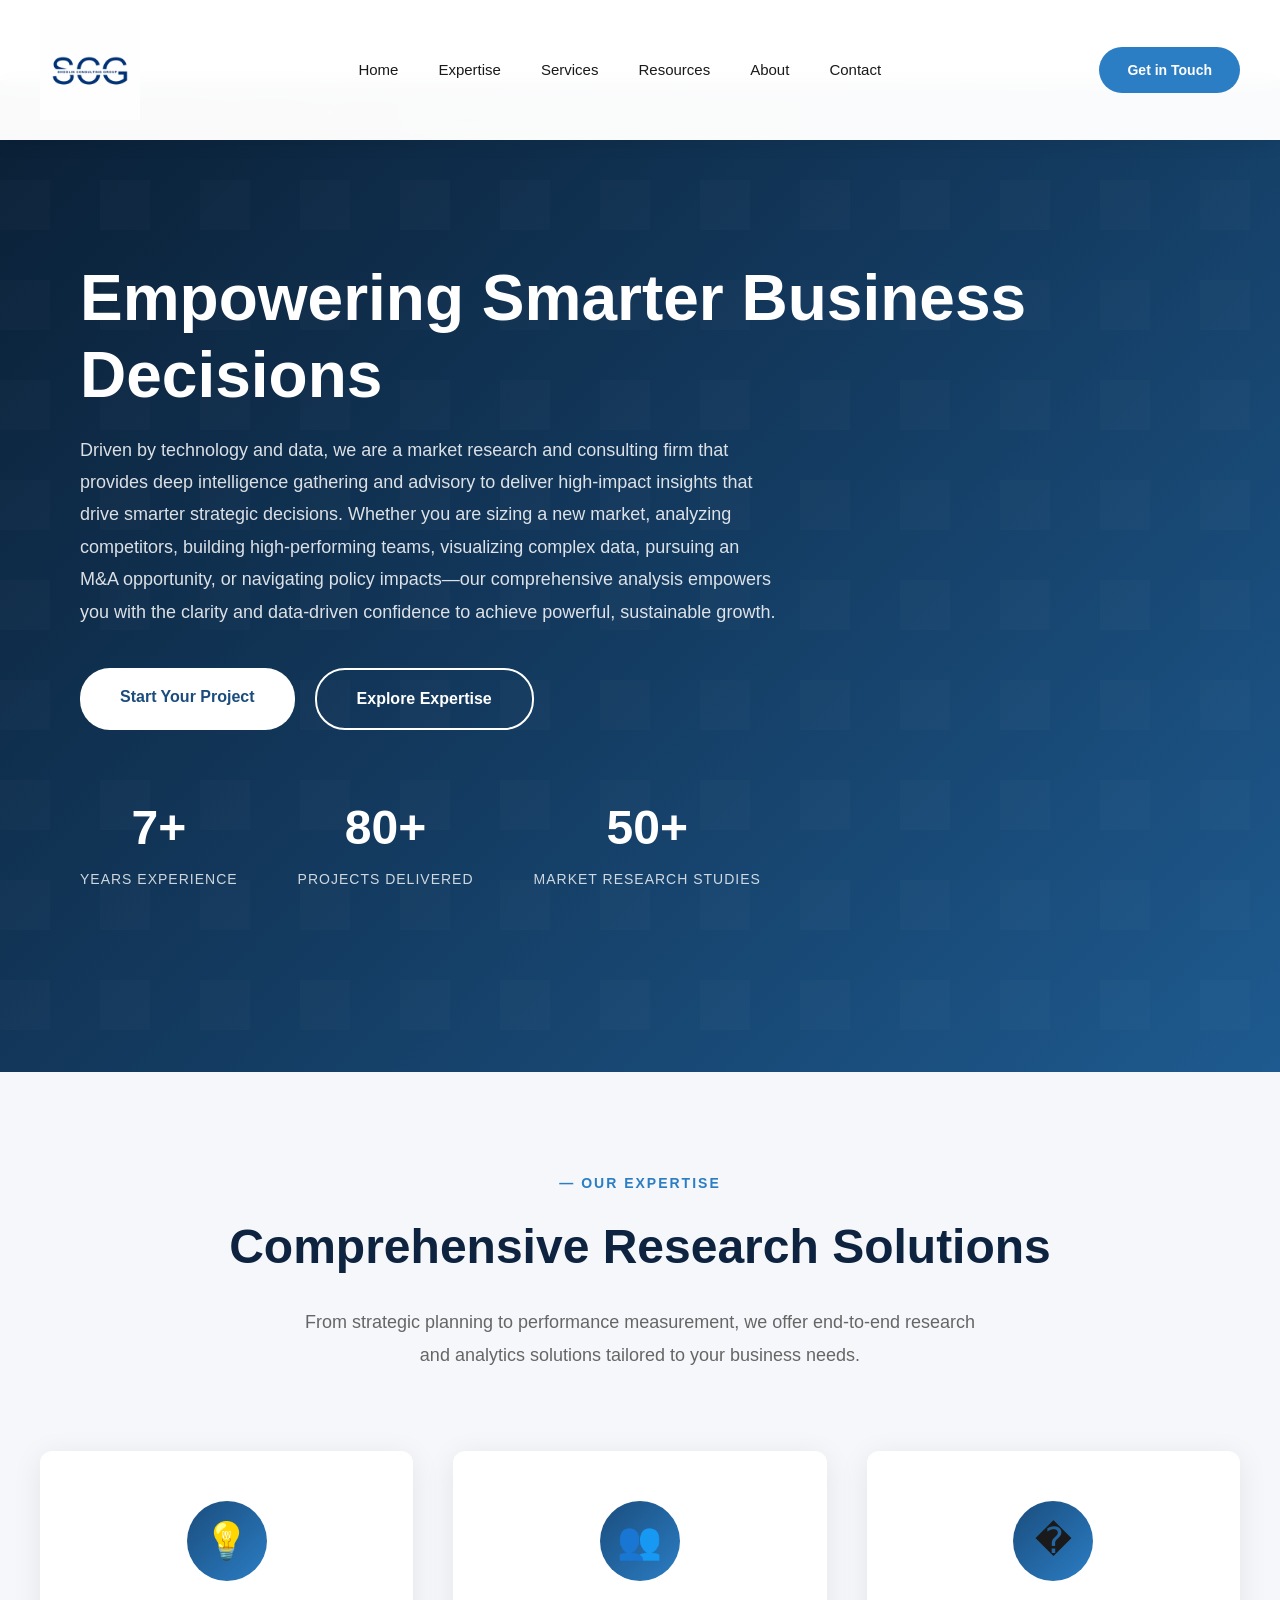
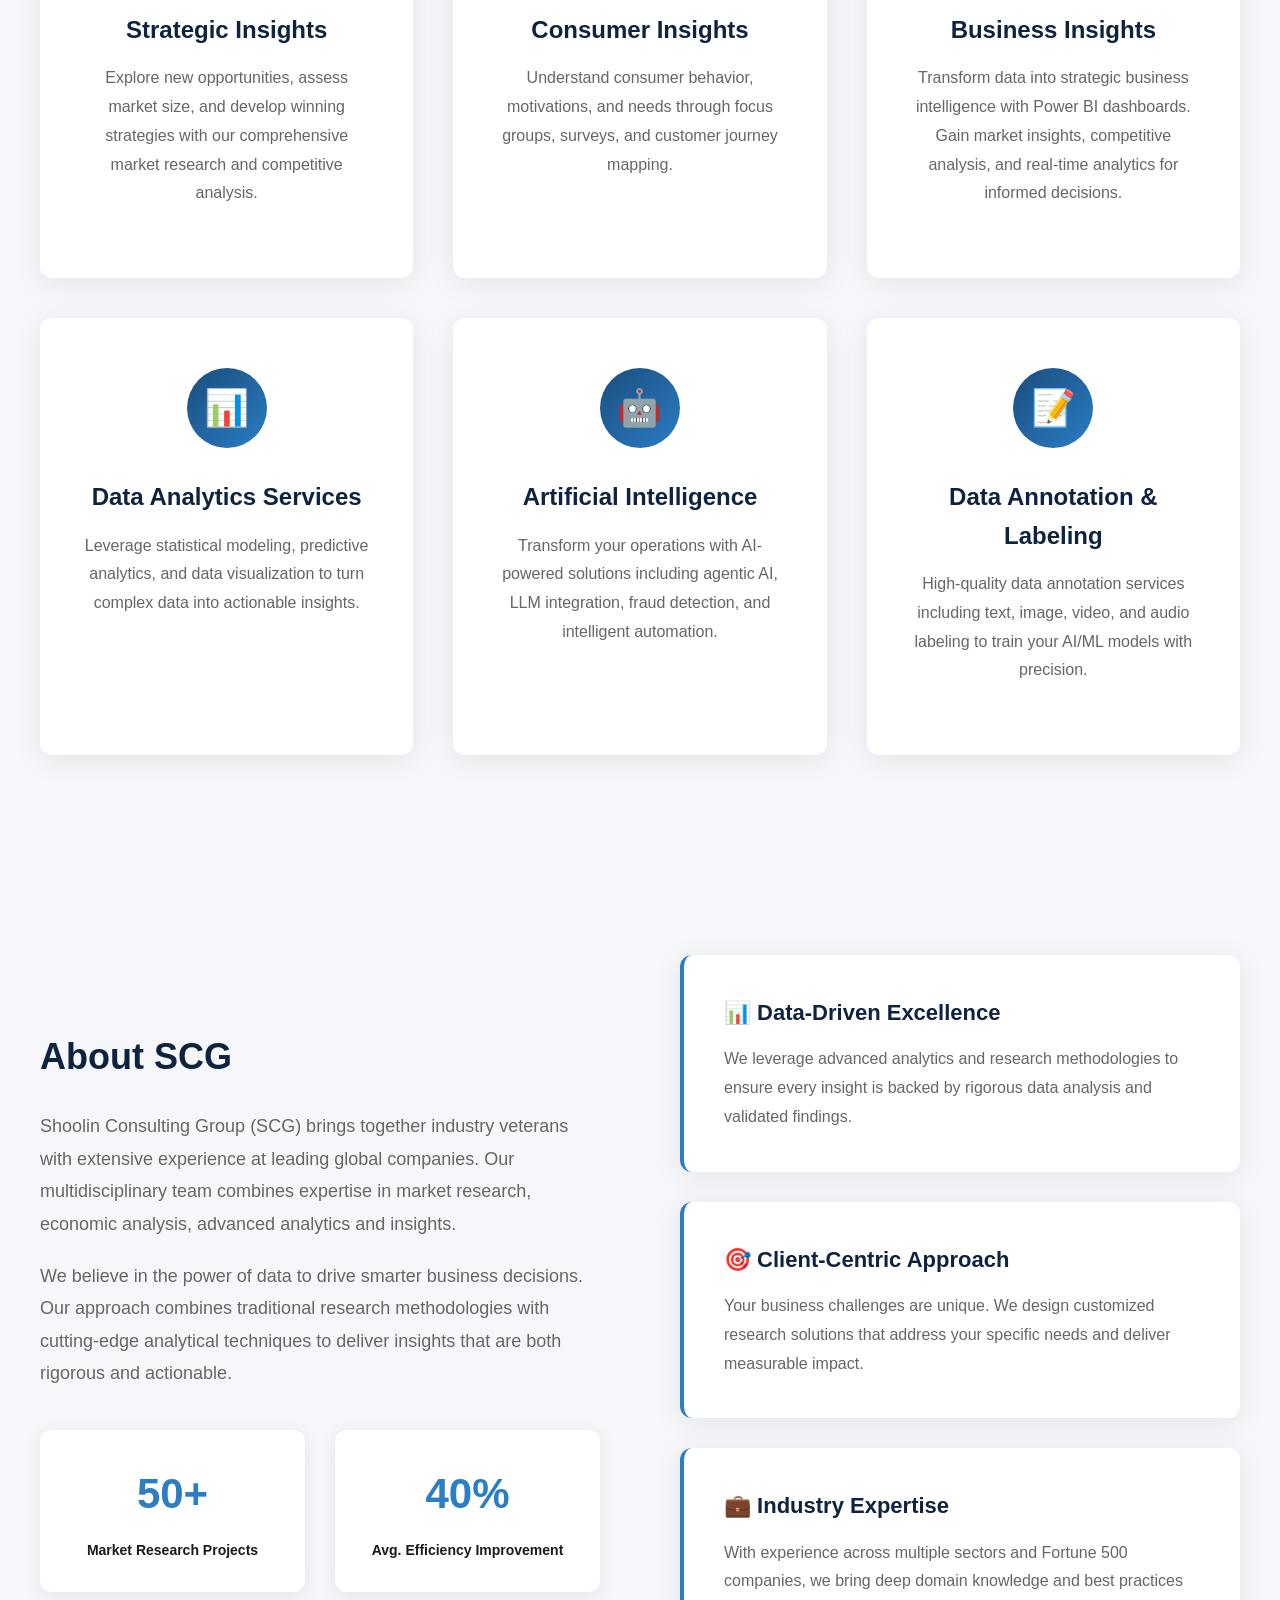
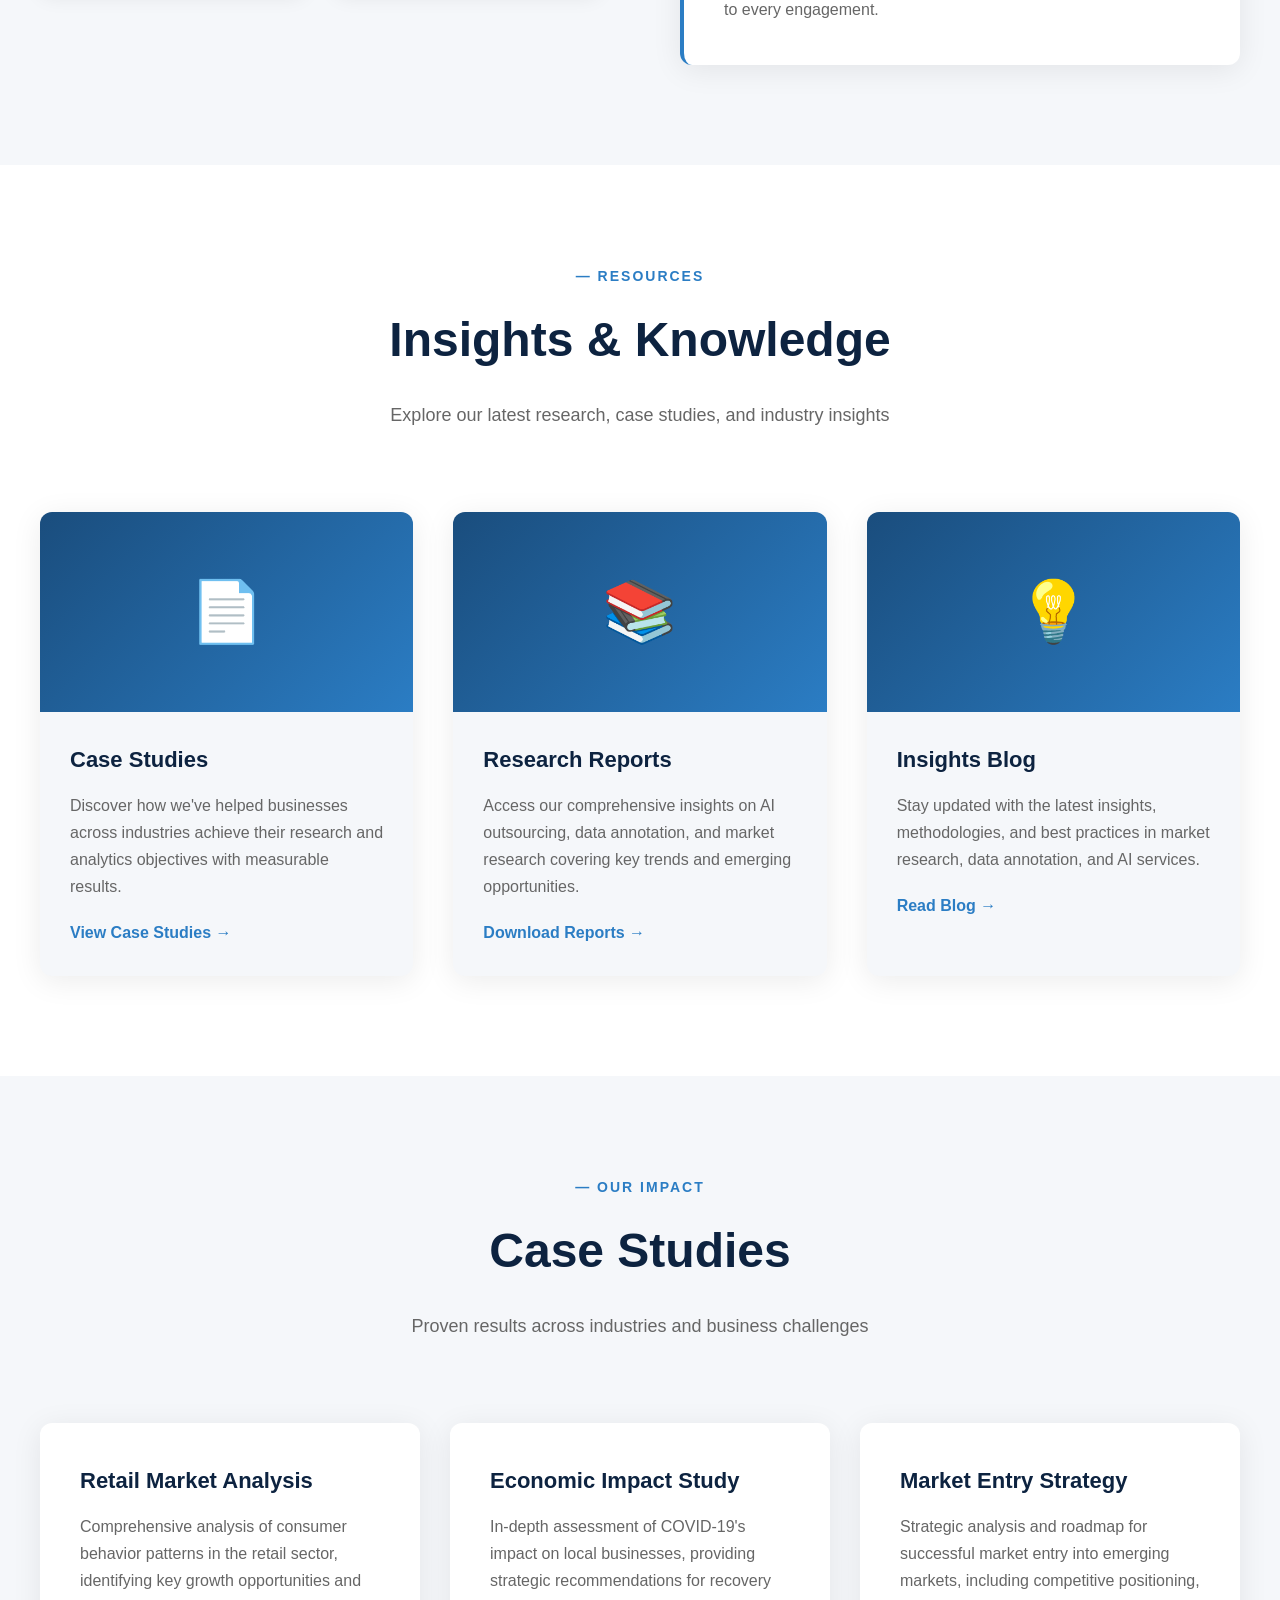
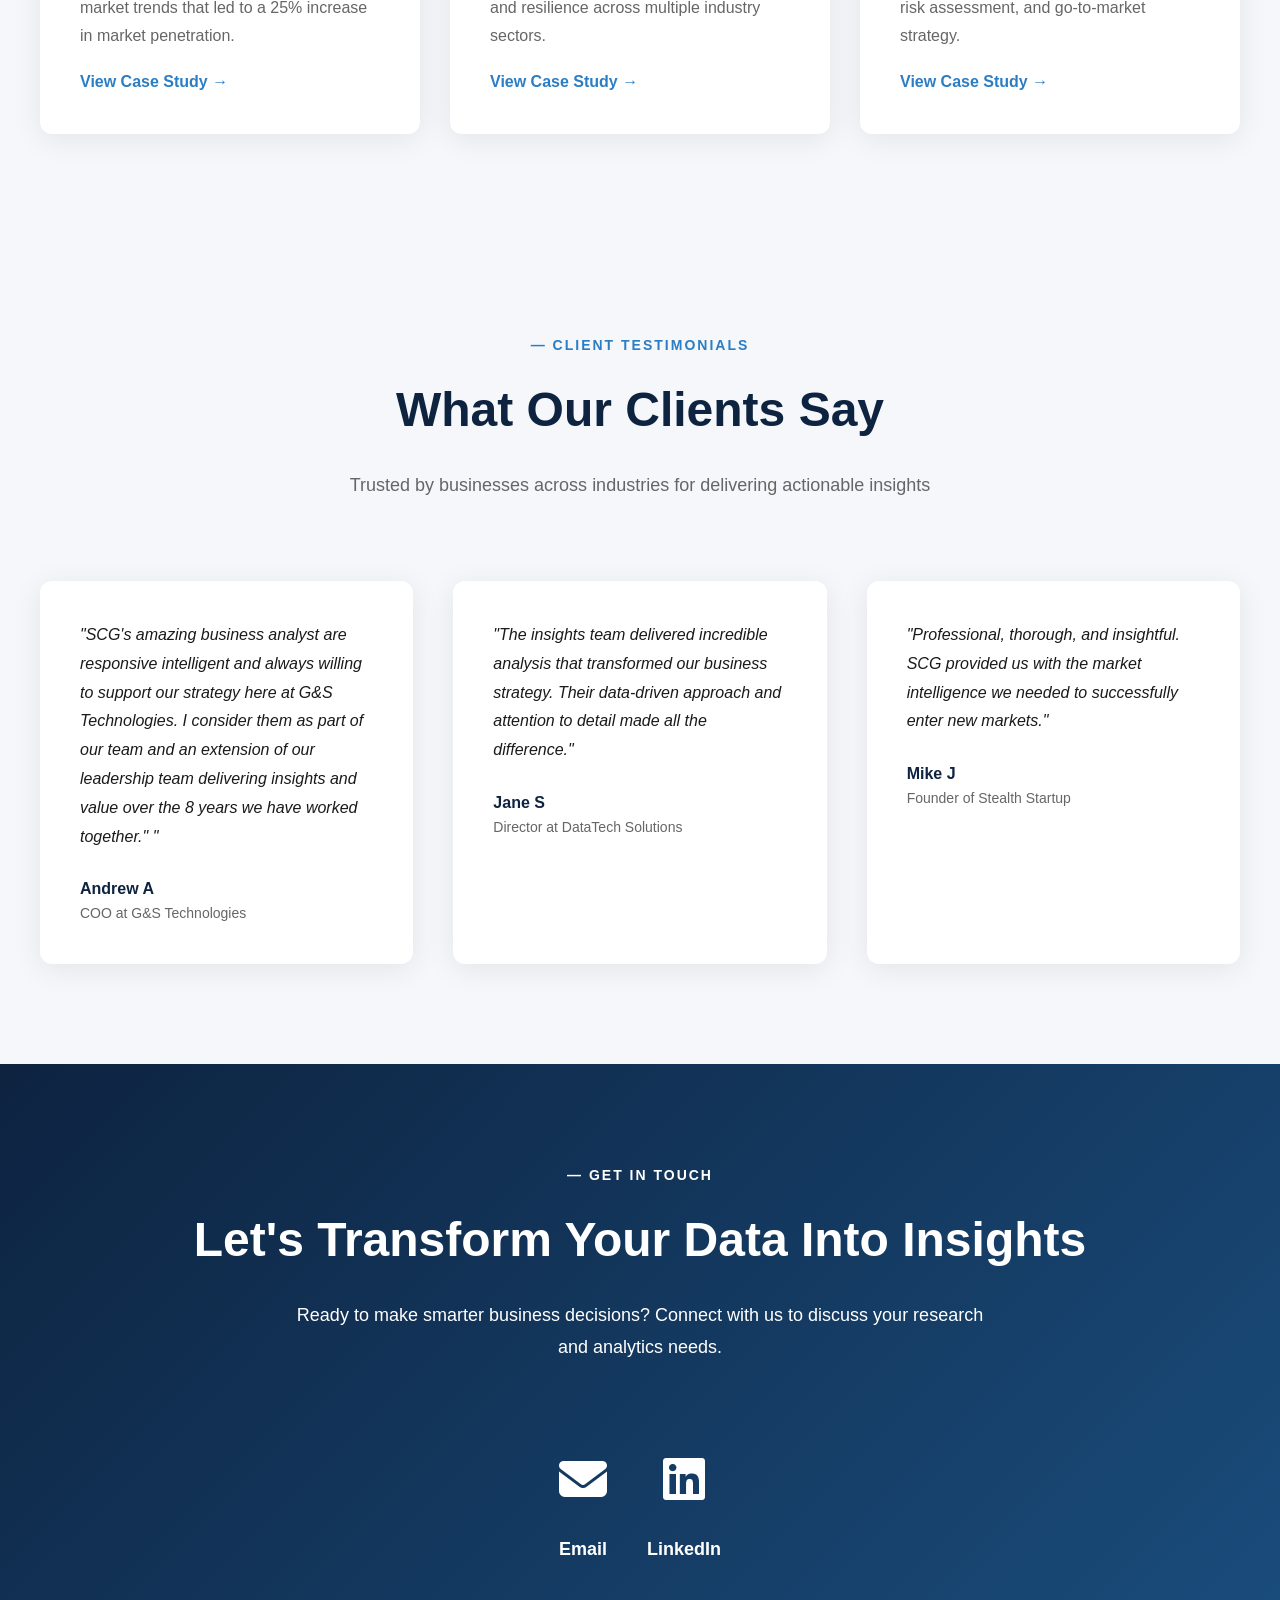
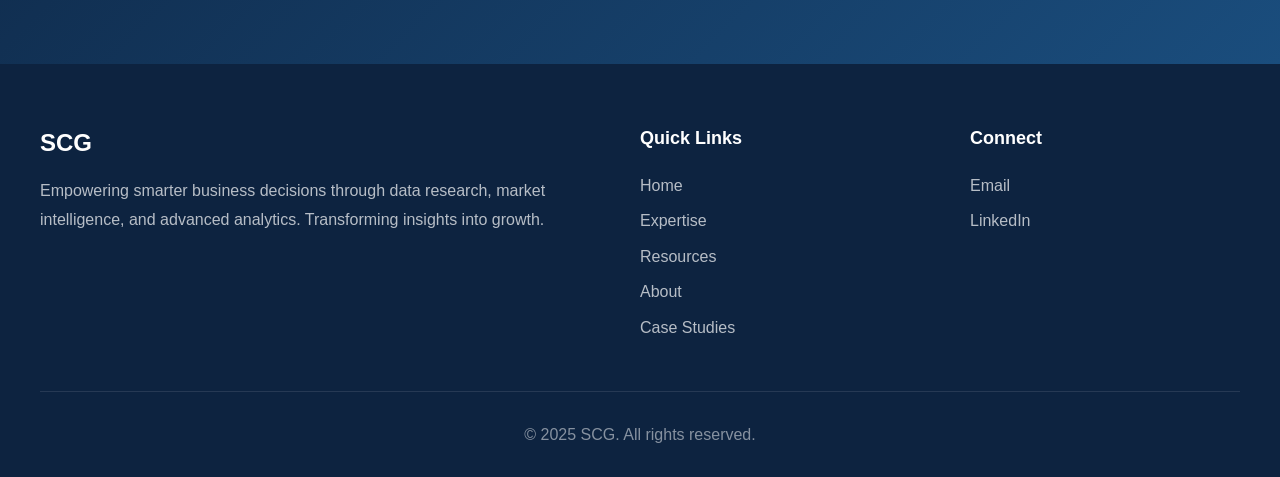
<file: index.html>
<!DOCTYPE html>
<html lang="en">
<head>
    <meta charset="UTF-8">
    <meta name="viewport" content="width=device-width, initial-scale=1.0">
    <meta name="description" content="SCG provides market research, AI outsourcing, data annotation, and strategic consulting services to empower smarter business decisions.">
    <meta name="keywords" content="market research, AI outsourcing, data annotation, consulting, business intelligence">
    <meta name="author" content="SCG">
    <meta property="og:title" content="SCG - Empowering Smarter Business Decisions">
    <meta property="og:description" content="Transform data into strategic insights with our comprehensive research and consulting solutions.">
    <meta property="og:type" content="website">
    <meta property="og:url" content="https://shoolinconsulting.com/">
    <title>SCG - Empowering Smarter Business Decisions</title>
    <link rel="icon" href="assets/icon.png" type="image/png">
    <link rel="canonical" href="https://shoolinconsulting.com/">
    <link rel="preconnect" href="https://cdnjs.cloudflare.com">
    <link rel="dns-prefetch" href="https://cdnjs.cloudflare.com">
    <link rel="stylesheet" href="https://cdnjs.cloudflare.com/ajax/libs/font-awesome/6.4.0/css/all.min.css">
    <style>
        * {
            margin: 0;
            padding: 0;
            box-sizing: border-box;
        }

        :root {
            --primary-color: #0d2340;
            --secondary-color: #1a4d7d;
            --accent-color: #2b7dc4;
            --text-dark: #1a1a1a;
            --text-light: #666;
            --bg-light: #f5f7fa;
            --white: #ffffff;
        }

        html {
            scroll-behavior: smooth;
        }

        body {
            font-family: 'Segoe UI', Tahoma, Geneva, Verdana, sans-serif;
            line-height: 1.6;
            color: var(--text-dark);
            overflow-x: hidden;
            font-size: 16px;
            -webkit-font-smoothing: antialiased;
            -moz-osx-font-smoothing: grayscale;
        }

        /* Font optimization */
        body, button, input, select, textarea {
            font-family: 'Segoe UI', Tahoma, Geneva, Verdana, sans-serif;
        }

        h1, h2, h3, h4, h5, h6 {
            font-weight: 700;
            margin-bottom: 0.5em;
        }

        /* Navigation */
        nav {
            position: fixed;
            top: 0;
            width: 100%;
            background: rgba(255, 255, 255, 0.98);
            backdrop-filter: blur(10px);
            box-shadow: 0 2px 20px rgba(0,0,0,0.08);
            z-index: 1000;
            transition: all 0.3s ease;
        }

        nav.scrolled {
            padding: 10px 0;
            box-shadow: 0 4px 30px rgba(0,0,0,0.12);
        }

        .nav-container {
            max-width: 1400px;
            margin: 0 auto;
            padding: 20px 40px;
            display: flex;
            justify-content: space-between;
            align-items: center;
        }

        .logo {
            font-size: 24px;
            font-weight: 700;
            color: var(--primary-color);
            letter-spacing: -0.5px;
            display: flex;
            align-items: center;
            gap: 10px;
            text-decoration: none;
        }

        .logo-icon {
            width: 100px;
            height: 100px;
            display: flex;
            align-items: center;
            justify-content: center;
        }

        .logo-icon img {
            width: 100%;
            height: 100%;
            object-fit: contain;
        }

        .nav-links {
            display: flex;
            gap: 40px;
            list-style: none;
        }

        .nav-links a {
            text-decoration: none;
            color: var(--text-dark);
            font-weight: 500;
            font-size: 15px;
            transition: color 0.3s ease;
            position: relative;
        }

        .nav-links a::after {
            content: '';
            position: absolute;
            bottom: -5px;
            left: 0;
            width: 0;
            height: 2px;
            background: var(--accent-color);
            transition: width 0.3s ease;
        }

        .nav-links a:hover::after {
            width: 100%;
        }

        .nav-links a:hover {
            color: var(--accent-color);
        }

        .nav-dropdown {
            position: relative;
            display: inline-block;
        }

        .nav-dropdown > a {
            cursor: pointer;
        }

        .nav-dropdown > a::after {
            content: '';
            position: absolute;
            bottom: -5px;
            left: 0;
            width: 0;
            height: 2px;
            background: var(--accent-color);
            transition: width 0.3s ease;
        }

        .nav-dropdown:hover > a::after,
        .nav-dropdown.active > a::after {
            width: 100%;
        }

        .dropdown-menu {
            display: none;
            position: absolute;
            top: calc(100% + 15px);
            left: 0;
            background: white;
            min-width: 250px;
            list-style: none;
            padding: 15px 0;
            border-radius: 8px;
            box-shadow: 0 10px 30px rgba(0,0,0,0.15);
            z-index: 1001;
            pointer-events: none;
            opacity: 0;
            transition: opacity 0.2s ease, pointer-events 0.2s ease;
        }

        .nav-dropdown:hover .dropdown-menu {
            display: block;
            pointer-events: auto;
            opacity: 1;
        }

        .nav-dropdown.active .dropdown-menu {
            display: block;
            pointer-events: auto;
            opacity: 1;
        }

        .dropdown-menu li a {
            display: block;
            padding: 12px 20px;
            color: var(--text-dark);
            text-decoration: none;
            font-weight: 500;
            font-size: 14px;
            transition: all 0.3s ease;
            cursor: pointer;
        }

        .dropdown-menu li a:hover {
            background: var(--bg-light);
            color: var(--accent-color);
            padding-left: 25px;
        }

        .cta-button {
            background: var(--accent-color);
            color: white;
            padding: 12px 28px;
            border-radius: 30px;
            text-decoration: none;
            font-weight: 600;
            transition: all 0.3s ease;
            font-size: 14px;
        }

        .cta-button:hover {
            transform: translateY(-2px);
            box-shadow: 0 10px 30px rgba(233, 69, 96, 0.3);
        }

        /* Hero Section */
        .hero {
            margin-top: 80px;
            min-height: 85vh;
            display: flex;
            align-items: center;
            background: linear-gradient(135deg, #0a1f35 0%, #133a5f 50%, #1e5a8f 100%);
            position: relative;
            overflow: hidden;
        }

        .hero::before {
            content: '';
            position: absolute;
            top: 0;
            left: 0;
            right: 0;
            bottom: 0;
            background: url('data:image/svg+xml,<svg width="100" height="100" xmlns="http://www.w3.org/2000/svg"><rect fill="rgba(255,255,255,0.05)" width="50" height="50"/></svg>');
            opacity: 0.3;
        }

        .hero-content {
            max-width: 1400px;
            margin: 0 auto;
            padding: 80px 40px;
            position: relative;
            z-index: 1;
        }

        .hero h1 {
            font-size: 64px;
            font-weight: 700;
            color: white;
            margin-bottom: 20px;
            line-height: 1.2;
            animation: fadeInUp 0.8s ease;
        }

        .hero-subtitle {
            font-size: 32px;
            color: rgba(255,255,255,0.95);
            margin-bottom: 15px;
            font-weight: 300;
            animation: fadeInUp 0.8s ease 0.2s both;
        }

        .hero-description {
            font-size: 18px;
            color: rgba(255,255,255,0.85);
            max-width: 700px;
            margin-bottom: 40px;
            line-height: 1.8;
            animation: fadeInUp 0.8s ease 0.4s both;
        }

        .hero-stats {
            display: flex;
            gap: 60px;
            margin-top: 60px;
            animation: fadeInUp 0.8s ease 0.6s both;
        }

        .stat-item {
            text-align: center;
        }

        .stat-number {
            font-size: 48px;
            font-weight: 700;
            color: white;
            display: block;
        }

        .stat-label {
            font-size: 14px;
            color: rgba(255,255,255,0.8);
            text-transform: uppercase;
            letter-spacing: 1px;
        }

        .hero-buttons {
            display: flex;
            gap: 20px;
            margin-top: 40px;
        }

        .btn-primary, .btn-secondary {
            padding: 16px 40px;
            border-radius: 30px;
            text-decoration: none;
            font-weight: 600;
            transition: all 0.3s ease;
            font-size: 16px;
        }

        .btn-primary {
            background: white;
            color: var(--secondary-color);
        }

        .btn-primary:hover {
            transform: translateY(-3px);
            box-shadow: 0 15px 40px rgba(255,255,255,0.3);
        }

        .btn-secondary {
            background: transparent;
            color: white;
            border: 2px solid white;
        }

        .btn-secondary:hover {
            background: white;
            color: var(--secondary-color);
        }

        /* Section Styles */
        section {
            padding: 100px 40px;
        }

        .container {
            max-width: 1400px;
            margin: 0 auto;
        }

        .section-header {
            text-align: center;
            margin-bottom: 80px;
        }

        .section-tag {
            font-size: 14px;
            color: var(--accent-color);
            font-weight: 700;
            text-transform: uppercase;
            letter-spacing: 2px;
            margin-bottom: 15px;
            transition: all 0.3s ease;
        }

        .section-tag:hover {
            color: var(--secondary-color);
            text-shadow: 0 0 10px rgba(43, 125, 196, 0.3);
        }

        .service-card.clickable {
            cursor: pointer;
        }

        .service-card.clickable:hover {
            transform: translateY(-12px) !important;
        }

        .section-title {
            font-size: 48px;
            font-weight: 700;
            color: var(--primary-color);
            margin-bottom: 20px;
        }

        .section-subtitle {
            font-size: 18px;
            color: var(--text-light);
            max-width: 700px;
            margin: 0 auto;
            line-height: 1.8;
        }

        /* What We Do Section */
        .what-we-do {
            background: var(--bg-light);
        }

        .services-grid {
            display: grid;
            grid-template-columns: repeat(3, 1fr);
            gap: 40px;
            margin-top: 60px;
        }

        .service-card {
            background: white;
            padding: 50px 40px;
            border-radius: 12px;
            box-shadow: 0 5px 30px rgba(0,0,0,0.08);
            transition: all 0.3s ease;
            text-align: center;
        }

        .service-card:hover {
            transform: translateY(-10px);
            box-shadow: 0 15px 50px rgba(0,0,0,0.15);
        }

        .service-icon {
            width: 80px;
            height: 80px;
            background: linear-gradient(135deg, var(--secondary-color), var(--accent-color));
            border-radius: 50%;
            display: flex;
            align-items: center;
            justify-content: center;
            margin: 0 auto 30px;
            font-size: 36px;
            transition: all 0.3s ease;
        }

        .service-card:hover .service-icon {
            transform: scale(1.15) translateY(-10px);
            box-shadow: 0 10px 30px rgba(43, 125, 196, 0.3);
        }

        .service-card h3 {
            font-size: 24px;
            margin-bottom: 15px;
            color: var(--primary-color);
        }

        .service-card p {
            color: var(--text-light);
            line-height: 1.8;
            margin-bottom: 20px;
        }

        /* Expertise Section */
        .expertise-grid {
            display: grid;
            grid-template-columns: repeat(2, 1fr);
            gap: 40px;
            margin-top: 60px;
        }

        .expertise-card {
            background: white;
            border-radius: 12px;
            overflow: hidden;
            box-shadow: 0 5px 30px rgba(0,0,0,0.08);
            transition: all 0.3s ease;
        }

        .expertise-card:hover {
            transform: translateY(-10px);
            box-shadow: 0 15px 50px rgba(0,0,0,0.15);
        }

        .expertise-header {
            background: linear-gradient(135deg, var(--secondary-color), #1e4d7b);
            color: white;
            padding: 40px;
            transition: all 0.3s ease;
        }

        .expertise-card:hover .expertise-header {
            background: linear-gradient(135deg, #0a1f35, var(--secondary-color));
        }

        .expertise-header h3 {
            font-size: 28px;
            margin-bottom: 10px;
        }

        .expertise-header p {
            font-size: 16px;
            opacity: 0.9;
        }

        .expertise-content {
            padding: 40px;
        }

        .expertise-list {
            list-style: none;
        }

        .expertise-list li {
            padding: 15px 0;
            border-bottom: 1px solid #e0e0e0;
            display: flex;
            align-items: center;
            gap: 15px;
            color: var(--text-dark);
        }

        .expertise-list li:last-child {
            border-bottom: none;
        }

        .expertise-list li::before {
            content: '→';
            color: var(--accent-color);
            font-weight: bold;
            font-size: 20px;
        }

        /* About Section */
        .about {
            background: var(--bg-light);
        }

        .about-content {
            display: grid;
            grid-template-columns: 1fr 1fr;
            gap: 80px;
            align-items: center;
        }

        .about-text h3 {
            font-size: 36px;
            color: var(--primary-color);
            margin-bottom: 25px;
        }

        .about-text p {
            font-size: 18px;
            color: var(--text-light);
            line-height: 1.8;
            margin-bottom: 20px;
        }

        .about-stats {
            display: grid;
            grid-template-columns: repeat(2, 1fr);
            gap: 30px;
            margin-top: 40px;
        }

        .about-stat {
            background: white;
            padding: 30px;
            border-radius: 12px;
            text-align: center;
            box-shadow: 0 5px 20px rgba(0,0,0,0.08);
        }

        .about-stat-number {
            font-size: 42px;
            font-weight: 700;
            color: var(--accent-color);
            display: block;
            margin-bottom: 10px;
        }

        .about-stat-label {
            font-size: 14px;
            color: var(--text-dark);
            font-weight: 600;
        }

        .about-values {
            display: grid;
            gap: 30px;
        }

        .value-item {
            background: white;
            padding: 40px;
            border-radius: 12px;
            box-shadow: 0 5px 30px rgba(0,0,0,0.08);
            border-left: 4px solid var(--accent-color);
        }

        .value-item h4 {
            font-size: 22px;
            color: var(--primary-color);
            margin-bottom: 15px;
        }

        .value-item p {
            color: var(--text-light);
            line-height: 1.8;
        }

        /* Resources Section */
        .resources {
            background: white;
        }

        .resources-grid {
            display: grid;
            grid-template-columns: repeat(3, 1fr);
            gap: 40px;
        }

        .resource-card {
            background: var(--bg-light);
            border-radius: 12px;
            overflow: hidden;
            transition: all 0.3s ease;
            box-shadow: 0 5px 30px rgba(0,0,0,0.08);
        }

        .resource-card:hover {
            transform: translateY(-10px);
            box-shadow: 0 15px 50px rgba(0,0,0,0.15);
        }

        .resource-image {
            height: 200px;
            background: linear-gradient(135deg, var(--secondary-color), var(--accent-color));
            display: flex;
            align-items: center;
            justify-content: center;
            font-size: 60px;
            color: white;
        }

        .resource-content {
            padding: 30px;
        }

        .resource-content h3 {
            font-size: 22px;
            margin-bottom: 15px;
            color: var(--primary-color);
        }

        .resource-content p {
            color: var(--text-light);
            margin-bottom: 20px;
            line-height: 1.7;
        }

        .resource-link {
            color: var(--accent-color);
            text-decoration: none;
            font-weight: 600;
            display: inline-flex;
            align-items: center;
            gap: 5px;
        }

        .resource-link:hover {
            gap: 10px;
        }

        /* Testimonials */
        #testimonials {
            background: var(--bg-light);
        }

        .testimonial-grid {
            display: grid;
            grid-template-columns: repeat(3, 1fr);
            gap: 40px;
            margin-top: 60px;
        }

        .testimonial-card {
            background: white;
            padding: 40px;
            border-radius: 12px;
            box-shadow: 0 5px 30px rgba(0,0,0,0.08);
            transition: all 0.3s ease;
        }

        .testimonial-card:hover {
            transform: translateY(-5px);
            box-shadow: 0 15px 50px rgba(0,0,0,0.12);
        }

        .testimonial-text {
            font-size: 16px;
            font-style: italic;
            color: var(--text-dark);
            margin-bottom: 25px;
            line-height: 1.8;
        }

        .testimonial-author {
            font-weight: 600;
            color: var(--primary-color);
            font-size: 16px;
        }

        .testimonial-role {
            color: var(--text-light);
            font-size: 14px;
        }

        /* Contact Section */
        .case-studies {
            background: var(--bg-light);
        }

        .case-grid {
            display: grid;
            grid-template-columns: repeat(3, 1fr);
            gap: 30px;
        }

        .case-card {
            background: white;
            border-radius: 12px;
            padding: 40px;
            box-shadow: 0 5px 30px rgba(0,0,0,0.08);
            transition: all 0.3s ease;
        }

        .case-card:hover {
            transform: translateY(-5px);
            box-shadow: 0 15px 50px rgba(0,0,0,0.12);
        }

        .case-card h3 {
            font-size: 22px;
            margin-bottom: 15px;
            color: var(--primary-color);
        }

        .case-card p {
            color: var(--text-light);
            margin-bottom: 20px;
            line-height: 1.7;
        }

        .case-link {
            color: var(--accent-color);
            text-decoration: none;
            font-weight: 600;
            display: inline-flex;
            align-items: center;
            gap: 5px;
        }

        /* Why Choose Us */
        .why-choose {
            background: white;
        }

        .benefits-grid {
            display: grid;
            grid-template-columns: repeat(3, 1fr);
            gap: 40px;
            margin-top: 60px;
        }

        .benefit-card {
            text-align: center;
            padding: 40px 30px;
        }

        .benefit-icon {
            width: 100px;
            height: 100px;
            background: linear-gradient(135deg, var(--secondary-color), var(--accent-color));
            border-radius: 50%;
            display: flex;
            align-items: center;
            justify-content: center;
            margin: 0 auto 30px;
            font-size: 40px;
            color: white;
            transition: all 0.3s ease;
        }

        .benefit-card:hover .benefit-icon {
            transform: scale(1.1) translateY(-10px);
            box-shadow: 0 10px 30px rgba(43, 125, 196, 0.3);
        }

        .benefit-card h4 {
            font-size: 22px;
            margin-bottom: 15px;
            color: var(--primary-color);
        }

        .benefit-card p {
            color: var(--text-light);
            line-height: 1.8;
        }

        /* Contact Section */
        .contact {
            background: linear-gradient(135deg, var(--primary-color) 0%, var(--secondary-color) 100%);
            color: white;
        }

        .contact .section-title,
        .contact .section-subtitle,
        .contact .section-tag {
            color: white;
        }

        .contact-grid {
            display: grid;
            grid-template-columns: repeat(2, 1fr);
            gap: 40px;
            margin-top: 60px;
        }

        .contact-card {
            background: rgba(255,255,255,0.1);
            backdrop-filter: blur(10px);
            padding: 50px 40px;
            border-radius: 12px;
            text-align: center;
            transition: all 0.3s ease;
        }

        .contact-card:hover {
            background: rgba(255,255,255,0.15);
            transform: translateY(-5px);
        }

        .contact-icon {
            font-size: 48px;
            margin-bottom: 20px;
        }

        .contact-card h3 {
            font-size: 20px;
            margin-bottom: 20px;
        }

        .contact-card a {
            color: white;
            text-decoration: none;
            font-size: 18px;
            font-weight: 600;
        }

        .contact-links {
            display: flex;
            justify-content: center;
            gap: 40px;
            margin-top: 60px;
        }
        .contact-link-icon {
            display: flex;
            flex-direction: column;
            align-items: center;
            text-decoration: none;
            color: white;
            font-size: 18px;
            font-weight: 600;
        }
        .contact-link-icon .contact-icon {
            font-size: 48px;
            margin-bottom: 15px;
        }

        /* Footer */
        footer {
            background: var(--primary-color);
            color: white;
            padding: 60px 40px 30px;
        }

        .footer-content {
            max-width: 1400px;
            margin: 0 auto;
            display: grid;
            grid-template-columns: 2fr 1fr 1fr;
            gap: 60px;
            margin-bottom: 40px;
        }

        .footer-about h3 {
            font-size: 24px;
            margin-bottom: 15px;
        }

        .footer-about p {
            color: rgba(255,255,255,0.7);
            line-height: 1.8;
        }

        .footer-links h4 {
            font-size: 18px;
            margin-bottom: 20px;
        }

        .footer-links ul {
            list-style: none;
        }

        .footer-links a {
            color: rgba(255,255,255,0.7);
            text-decoration: none;
            display: block;
            margin-bottom: 10px;
            transition: color 0.3s ease;
        }

        .footer-links a:hover {
            color: white;
        }

        .footer-bottom {
            max-width: 1400px;
            margin: 0 auto;
            padding-top: 30px;
            border-top: 1px solid rgba(255,255,255,0.1);
            text-align: center;
            color: rgba(255,255,255,0.5);
        }

        @keyframes fadeInUp {
            from {
                opacity: 0;
                transform: translateY(30px);
            }
            to {
                opacity: 1;
                transform: translateY(0);
            }
        }

        /* Mobile Menu */
        .mobile-menu-btn {
            display: none;
            background: none;
            border: none;
            font-size: 24px;
            cursor: pointer;
            color: var(--text-dark);
        }

        @media (max-width: 968px) {
            .nav-links {
                display: none;
            }

            .mobile-menu-btn {
                display: block;
            }

            .hero {
                min-height: 60vh;
                margin-top: 60px;
                padding: 40px 0;
            }

            .hero h1 {
                font-size: 36px;
                margin-bottom: 15px;
            }

            .hero-description {
                font-size: 16px;
                margin-bottom: 30px;
            }

            .hero-buttons {
                flex-direction: column;
                gap: 15px;
            }

            .btn-primary, .btn-secondary {
                padding: 14px 30px;
                font-size: 14px;
                width: 100%;
                text-align: center;
            }

            .hero-stats {
                flex-direction: column;
                gap: 20px;
                margin-top: 40px;
            }

            .stat-number {
                font-size: 36px;
            }

            .stat-label {
                font-size: 12px;
            }

            .services-grid,
            .expertise-grid,
            .resources-grid,
            .case-grid,
            .benefits-grid,
            .testimonial-grid {
                grid-template-columns: 1fr;
                gap: 20px;
            }

            .about-content {
                grid-template-columns: 1fr;
                gap: 30px;
            }

            .about-text h3 {
                font-size: 28px;
            }

            .about-stats {
                grid-template-columns: 1fr;
                gap: 20px;
            }

            .contact-grid {
                grid-template-columns: 1fr;
            }

            .contact-links {
                flex-direction: column;
                gap: 20px;
            }

            .footer-content {
                grid-template-columns: 1fr;
                gap: 30px;
            }

            .section-title {
                font-size: 36px;
                margin-bottom: 15px;
            }

            .section-subtitle {
                font-size: 16px;
            }

            section {
                padding: 60px 20px;
            }

            .service-card {
                padding: 30px 20px;
            }

            .service-icon {
                width: 70px;
                height: 70px;
                font-size: 32px;
                margin-bottom: 20px;
            }

            .service-card:hover {
                transform: translateY(-8px);
            }

            .service-card.clickable:hover {
                transform: translateY(-10px) !important;
            }

            .service-card h3 {
                font-size: 20px;
            }

            .service-card p {
                font-size: 14px;
            }

            .expertise-card {
                margin-bottom: 20px;
            }

            .expertise-header {
                padding: 30px;
            }

            .expertise-header h3 {
                font-size: 22px;
            }

            .expertise-content {
                padding: 25px;
            }

            .benefit-icon {
                width: 80px;
                height: 80px;
                font-size: 32px;
                margin-bottom: 20px;
            }

            .benefit-card {
                padding: 25px 15px;
            }

            .benefit-card h4 {
                font-size: 18px;
            }

            .resource-card {
                margin-bottom: 20px;
            }

            .resource-image {
                height: 150px;
                font-size: 48px;
            }

            .resource-content {
                padding: 20px;
            }

            .resource-content h3 {
                font-size: 18px;
            }

            .contact-card {
                padding: 30px 20px;
            }

            .contact-icon {
                font-size: 40px;
                margin-bottom: 15px;
            }

            .contact-card h3 {
                font-size: 18px;
            }

            .contact-card a {
                font-size: 16px;
            }

            .nav-container {
                padding: 15px 20px;
            }

            .logo {
                font-size: 20px;
            }

            .cta-button {
                padding: 10px 20px;
                font-size: 13px;
            }

            .dropdown-menu {
                min-width: 200px;
                top: calc(100% + 10px);
            }

            .dropdown-menu li a {
                padding: 10px 15px;
                font-size: 13px;
            }

            .dropdown-menu li a:hover {
                padding-left: 20px;
            }
        }

        @media (max-width: 480px) {
            .hero h1 {
                font-size: 28px;
                line-height: 1.3;
            }

            .hero-description {
                font-size: 14px;
                line-height: 1.6;
            }

            .section-title {
                font-size: 28px;
            }

            .section-subtitle {
                font-size: 14px;
            }

            .stat-number {
                font-size: 32px;
            }

            .about-text h3 {
                font-size: 24px;
            }

            .expertise-header h3 {
                font-size: 20px;
            }

            .service-card h3 {
                font-size: 18px;
            }

            .benefit-card h4 {
                font-size: 16px;
            }

            .case-card h3 {
                font-size: 18px;
            }

            .testimonial-card {
                padding: 20px;
            }

            .testimonial-text {
                font-size: 14px;
            }

            .testimonial-author {
                font-size: 14px;
            }

            .testimonial-role {
                font-size: 12px;
            }

            .value-item {
                padding: 25px;
                border-left-width: 3px;
            }

            .value-item h4 {
                font-size: 18px;
            }

            .section-header {
                margin-bottom: 40px;
            }

            .services-grid {
                gap: 15px;
            }

            .section-tag {
                font-size: 12px;
                letter-spacing: 1px;
                margin-bottom: 10px;
            }
        }
    </style>
</head>
<body>
    <nav id="navbar">
        <div class="nav-container">
            <a href="#home" class="logo">
                <div class="logo-icon">
                    <img src="assets/icon.png" alt="SCG Logo">
                </div>
                <!-- <span>SCG</span> -->
            </a>
            <ul class="nav-links">
                <li><a href="#home">Home</a></li>
                <li><a href="#expertise">Expertise</a></li>
                <li class="nav-dropdown">
                    <a href="#services">Services</a>
                    <ul class="dropdown-menu">
                        <li><a href="ai-outsourcing.html">AI Outsourcing & Consulting</a></li>
                        <li><a href="data-annotation.html">Data Annotation Services</a></li>
                    </ul>
                </li>
                <li><a href="#resources">Resources</a></li>
                <li><a href="#about">About</a></li>
                <li><a href="#contact">Contact</a></li>
            </ul>
            <a href="#contact" class="cta-button">Get in Touch</a>
            <button class="mobile-menu-btn">☰</button>
        </div>
    </nav>

    <section class="hero" id="home">
        <div class="hero-content">
            <h1>Empowering Smarter Business Decisions</h1>
            <!-- <div class="hero-subtitle">Empowering Smarter Business Decisions</div> -->
            <p class="hero-description">Driven by technology and data, we are a market research and consulting firm that provides deep intelligence gathering and advisory to deliver high-impact insights that drive smarter strategic decisions. Whether you are sizing a new market, analyzing competitors, building high-performing teams, visualizing complex data, pursuing an M&A opportunity, or navigating policy impacts—our comprehensive analysis empowers you with the clarity and data-driven confidence to achieve powerful, sustainable growth.</p>
            
            <div class="hero-buttons">
                <a href="#contact" class="btn-primary">Start Your Project</a>
                <a href="#expertise" class="btn-secondary">Explore Expertise</a>
            </div>

            <div class="hero-stats">
                <div class="stat-item">
                    <span class="stat-number">7+</span>
                    <span class="stat-label">Years Experience</span>
                </div>
                <div class="stat-item">
                    <span class="stat-number">80+</span>
                    <span class="stat-label">Projects Delivered</span>
                </div>
                <div class="stat-item">
                    <span class="stat-number">50+</span>
                    <span class="stat-label">Market Research Studies</span>
                </div>
            </div>
        </div>
    </section>

    <section id="expertise" style="background: var(--bg-light);">
        <div class="container">
            <div class="section-header">
                <div class="section-tag">— OUR EXPERTISE</div>
                <h2 class="section-title">Comprehensive Research Solutions</h2>
                <p class="section-subtitle">From strategic planning to performance measurement, we offer end-to-end research and analytics solutions tailored to your business needs.</p>
            </div>
            <div class="services-grid" style="grid-template-columns: repeat(auto-fit, minmax(300px, 1fr)); gap: 40px;">
                <div class="service-card">
                    <div class="service-icon">💡</div>
                    <h3>Strategic Insights</h3>
                    <p>Explore new opportunities, assess market size, and develop winning strategies with our comprehensive market research and competitive analysis.</p>
                </div>
                <div class="service-card">
                    <div class="service-icon">👥</div>
                    <h3>Consumer Insights</h3>
                    <p>Understand consumer behavior, motivations, and needs through focus groups, surveys, and customer journey mapping.</p>
                </div>
                <div class="service-card clickable" data-href="business-insights.html">
                    <div class="service-icon">�</div>
                    <h3>Business Insights</h3>
                    <p>Transform data into strategic business intelligence with Power BI dashboards. Gain market insights, competitive analysis, and real-time analytics for informed decisions.</p>
                </div>
                <div class="service-card">
                    <div class="service-icon">📊</div>
                    <h3>Data Analytics Services</h3>
                    <p>Leverage statistical modeling, predictive analytics, and data visualization to turn complex data into actionable insights.</p>
                </div>
                <div class="service-card clickable" data-href="ai-outsourcing.html">
                    <div class="service-icon">🤖</div>
                    <h3>Artificial Intelligence</h3>
                    <p>Transform your operations with AI-powered solutions including agentic AI, LLM integration, fraud detection, and intelligent automation.</p>
                </div>
                <div class="service-card clickable" data-href="data-annotation.html">
                    <div class="service-icon">📝</div>
                    <h3>Data Annotation & Labeling</h3>
                    <p>High-quality data annotation services including text, image, video, and audio labeling to train your AI/ML models with precision.</p>
                </div>
            </div>
        </div>
    </section>

    <section class="about" id="about">
        <div class="container">
            <!-- <div class="section-header">
                <div class="section-tag">— ABOUT US</div>
                <h2 class="section-title">Our Story</h2>
                <p class="section-subtitle">A premier insights consulting firm dedicated to transforming data into strategic business advantages</p>
            </div> -->

            <div class="about-content">
                <div class="about-text">
                    <h3>About SCG</h3>
                    <p>Shoolin Consulting Group (SCG) brings together industry veterans with extensive experience at leading global companies. Our multidisciplinary team combines expertise in market research, economic analysis, advanced analytics and insights.</p>
                    <p>We believe in the power of data to drive smarter business decisions. Our approach combines traditional research methodologies with cutting-edge analytical techniques to deliver insights that are both rigorous and actionable.</p>
                    
                    <div class="about-stats">
                        <div class="about-stat">
                            <span class="about-stat-number">50+</span>
                            <span class="about-stat-label">Market Research Projects</span>
                        </div>
                        <div class="about-stat">
                            <span class="about-stat-number">40%</span>
                            <span class="about-stat-label">Avg. Efficiency Improvement</span>
                        </div>
                    </div>
                </div>

                <div class="about-values">
                    <div class="value-item">
                        <h4>📊 Data-Driven Excellence</h4>
                        <p>We leverage advanced analytics and research methodologies to ensure every insight is backed by rigorous data analysis and validated findings.</p>
                    </div>
                    <div class="value-item">
                        <h4>🎯 Client-Centric Approach</h4>
                        <p>Your business challenges are unique. We design customized research solutions that address your specific needs and deliver measurable impact.</p>
                    </div>
                    <div class="value-item">
                        <h4>💼 Industry Expertise</h4>
                        <p>With experience across multiple sectors and Fortune 500 companies, we bring deep domain knowledge and best practices to every engagement.</p>
                    </div>
                </div>
            </div>
        </div>
    </section>

    <section class="resources" id="resources">
        <div class="container">
            <div class="section-header">
                <div class="section-tag">— RESOURCES</div>
                <h2 class="section-title">Insights & Knowledge</h2>
                <p class="section-subtitle">Explore our latest research, case studies, and industry insights</p>
            </div>

            <div class="resources-grid">
                <div class="resource-card">
                    <div class="resource-image">📄</div>
                    <div class="resource-content">
                        <h3>Case Studies</h3>
                        <p>Discover how we've helped businesses across industries achieve their research and analytics objectives with measurable results.</p>
                        <a href="case-study-insurance-claims.html" class="resource-link">View Case Studies →</a>
                    </div>
                </div>
                <div class="resource-card">
                    <div class="resource-image">📚</div>
                    <div class="resource-content">
                        <h3>Research Reports</h3>
                        <p>Access our comprehensive insights on AI outsourcing, data annotation, and market research covering key trends and emerging opportunities.</p>
                        <a href="blog-ai-outsourcing.html" class="resource-link">Download Reports →</a>
                    </div>
                </div>
                <div class="resource-card">
                    <div class="resource-image">💡</div>
                    <div class="resource-content">
                        <h3>Insights Blog</h3>
                        <p>Stay updated with the latest insights, methodologies, and best practices in market research, data annotation, and AI services.</p>
                        <a href="blog-data-annotation.html" class="resource-link">Read Blog →</a>
                    </div>
                </div>
            </div>
        </div>
    </section>

    <section class="case-studies" id="case-studies">
        <div class="container">
            <div class="section-header">
                <div class="section-tag">— OUR IMPACT</div>
                <h2 class="section-title">Case Studies</h2>
                <p class="section-subtitle">Proven results across industries and business challenges</p>
            </div>

            <div class="case-grid">
                <div class="case-card">
                    <h3>Retail Market Analysis</h3>
                    <p>Comprehensive analysis of consumer behavior patterns in the retail sector, identifying key growth opportunities and market trends that led to a 25% increase in market penetration.</p>
                    <a href="#" class="case-link">View Case Study →</a>
                </div>
                <div class="case-card">
                    <h3>Economic Impact Study</h3>
                    <p>In-depth assessment of COVID-19's impact on local businesses, providing strategic recommendations for recovery and resilience across multiple industry sectors.</p>
                    <a href="#" class="case-link">View Case Study →</a>
                </div>
                <div class="case-card">
                    <h3>Market Entry Strategy</h3>
                    <p>Strategic analysis and roadmap for successful market entry into emerging markets, including competitive positioning, risk assessment, and go-to-market strategy.</p>
                    <a href="#" class="case-link">View Case Study →</a>
                </div>
            </div>
        </div>
    </section>

    <section id="testimonials">
        <div class="container">
            <div class="section-header">
                <div class="section-tag">— CLIENT TESTIMONIALS</div>
                <h2 class="section-title">What Our Clients Say</h2>
                <p class="section-subtitle">Trusted by businesses across industries for delivering actionable insights</p>
            </div>

            <div class="testimonial-grid">
                <div class="testimonial-card">
                    <p class="testimonial-text">"SCG's amazing business analyst are responsive intelligent and always willing to support our strategy here at G&S Technologies. I consider them as part of our team and an extension of our leadership team delivering insights and value over the 8 years we have worked together."
"</p>
                    <div class="testimonial-author">Andrew A</div>
                    <div class="testimonial-role">COO at G&S Technologies</div>
                </div>
                <div class="testimonial-card">
                    <p class="testimonial-text">"The insights team delivered incredible analysis that transformed our business strategy. Their data-driven approach and attention to detail made all the difference."</p>
                    <div class="testimonial-author">Jane S</div>
                    <div class="testimonial-role">Director at DataTech Solutions</div>
                </div>
                <div class="testimonial-card">
                    <p class="testimonial-text">"Professional, thorough, and insightful. SCG provided us with the market intelligence we needed to successfully enter new markets."</p>
                    <div class="testimonial-author">Mike J</div>
                    <div class="testimonial-role">Founder of Stealth Startup</div>
                </div>
            </div>
        </div>
    </section>

    <section class="contact" id="contact">
        <div class="container">
            <div class="section-header">
                <div class="section-tag">— GET IN TOUCH</div>
                <h2 class="section-title">Let's Transform Your Data Into Insights</h2>
                <p class="section-subtitle">Ready to make smarter business decisions? Connect with us to discuss your research and analytics needs.</p>
            </div>

            <div class="contact-links">
                <a href="mailto:shoolinconsulting@gmail.com" class="contact-link-icon">
                    <div class="contact-icon"><i class="fas fa-envelope"></i></div>
                    <span>Email</span>
                </a>
                <a href="https://www.linkedin.com/company/shoolin-consulting-group" target="_blank" class="contact-link-icon">
                    <div class="contact-icon"><i class="fab fa-linkedin"></i></div>
                    <span>LinkedIn</span>
                </a>
            </div>
        </div>
    </section>

    <footer>
        <div class="footer-content">
            <div class="footer-about">
                <h3>SCG</h3>
                <p>Empowering smarter business decisions through data research, market intelligence, and advanced analytics. Transforming insights into growth.</p>
            </div>
            <div class="footer-links">
                <h4>Quick Links</h4>
                <ul>
                    <li><a href="#home">Home</a></li>
                    <li><a href="#expertise">Expertise</a></li>
                    <li><a href="#resources">Resources</a></li>
                    <li><a href="#about">About</a></li>
                    <li><a href="#case-studies">Case Studies</a></li>
                </ul>
            </div>
            <div class="footer-links">
                <h4>Connect</h4>
                <ul>
                    <li><a href="mailto:shoolinconsulting@gmail.com">Email</a></li>
                    <li><a href="https://www.linkedin.com/company/shoolin-consulting-group" target="_blank">LinkedIn</a></li>
                </ul>
            </div>
        </div>
        <div class="footer-bottom">
            <p>© 2025 SCG. All rights reserved.</p>
        </div>
    </footer>

    <script>
        // Navbar scroll effect
        window.addEventListener('scroll', () => {
            const navbar = document.getElementById('navbar');
            if (window.scrollY > 50) {
                navbar.classList.add('scrolled');
            } else {
                navbar.classList.remove('scrolled');
            }
        });

        // Dropdown menu functionality
        const navDropdown = document.querySelector('.nav-dropdown');
        const dropdownMenu = document.querySelector('.dropdown-menu');
        let dropdownClicked = false;
        let closeDropdownTimeout;

        if (navDropdown && dropdownMenu) {
            // Handle click on the Services link
            const servicesLink = navDropdown.querySelector('a');
            if (servicesLink) {
                servicesLink.addEventListener('click', (e) => {
                    e.preventDefault();
                    e.stopPropagation();
                    dropdownClicked = !dropdownClicked;
                    if (dropdownClicked) {
                        navDropdown.classList.add('active');
                        clearTimeout(closeDropdownTimeout);
                    } else {
                        navDropdown.classList.remove('active');
                    }
                });
            }

            // Handle clicks on dropdown menu items
            const dropdownItems = dropdownMenu.querySelectorAll('a');
            dropdownItems.forEach(item => {
                item.addEventListener('click', (e) => {
                    // Allow the link to navigate
                    dropdownClicked = false;
                    navDropdown.classList.remove('active');
                });
            });

            // Close dropdown when clicking outside
            document.addEventListener('click', (e) => {
                if (!navDropdown.contains(e.target)) {
                    dropdownClicked = false;
                    navDropdown.classList.remove('active');
                }
            });

            // Keep dropdown open while cursor is in the dropdown area
            navDropdown.addEventListener('mouseenter', () => {
                clearTimeout(closeDropdownTimeout);
                navDropdown.classList.add('active');
            });

            navDropdown.addEventListener('mouseleave', () => {
                // Only close on mouse leave if not clicked
                if (!dropdownClicked) {
                    closeDropdownTimeout = setTimeout(() => {
                        navDropdown.classList.remove('active');
                    }, 100);
                }
            });

            // Also handle mouseleave on dropdown menu directly
            dropdownMenu.addEventListener('mouseenter', () => {
                clearTimeout(closeDropdownTimeout);
            });

            dropdownMenu.addEventListener('mouseleave', () => {
                if (!dropdownClicked) {
                    closeDropdownTimeout = setTimeout(() => {
                        navDropdown.classList.remove('active');
                    }, 100);
                }
            });
        }

        // Smooth scrolling
        document.querySelectorAll('a[href^="#"]').forEach(anchor => {
            anchor.addEventListener('click', function (e) {
                e.preventDefault();
                const target = document.querySelector(this.getAttribute('href'));
                if (target) {
                    target.scrollIntoView({
                        behavior: 'smooth',
                        block: 'start'
                    });
                }
            });
        });

        // Clickable service cards for AI and Data Annotation
        const clickableServiceCards = document.querySelectorAll('.service-card.clickable');
        clickableServiceCards.forEach(card => {
            card.addEventListener('click', (e) => {
                const href = card.getAttribute('data-href');
                if (href) {
                    window.location.href = href;
                }
            });
        });

        // Lazy load images and optimize performance
        if ('IntersectionObserver' in window) {
            // Intersection Observer for fade-in animations
            const observerOptions = {
                threshold: 0.1,
                rootMargin: '0px 0px -50px 0px'
            };

            const observer = new IntersectionObserver((entries) => {
                entries.forEach(entry => {
                    if (entry.isIntersecting) {
                        entry.target.style.opacity = '1';
                        entry.target.style.transform = 'translateY(0)';
                        observer.unobserve(entry.target);
                    }
                });
            }, observerOptions);

            // Observe all cards and sections
            document.querySelectorAll('.service-card, .expertise-card, .case-card, .benefit-card, .resource-card, .value-item, .testimonial-card').forEach(el => {
                el.style.opacity = '0';
                el.style.transform = 'translateY(30px)';
                el.style.transition = 'opacity 0.6s ease, transform 0.6s ease';
                observer.observe(el);
            });
        } else {
            // Fallback for browsers without IntersectionObserver
            document.querySelectorAll('.service-card, .expertise-card, .case-card, .benefit-card, .resource-card, .value-item, .testimonial-card').forEach(el => {
                el.style.opacity = '1';
                el.style.transform = 'translateY(0)';
            });
        }
    </script>
</body>
</html>
</file>
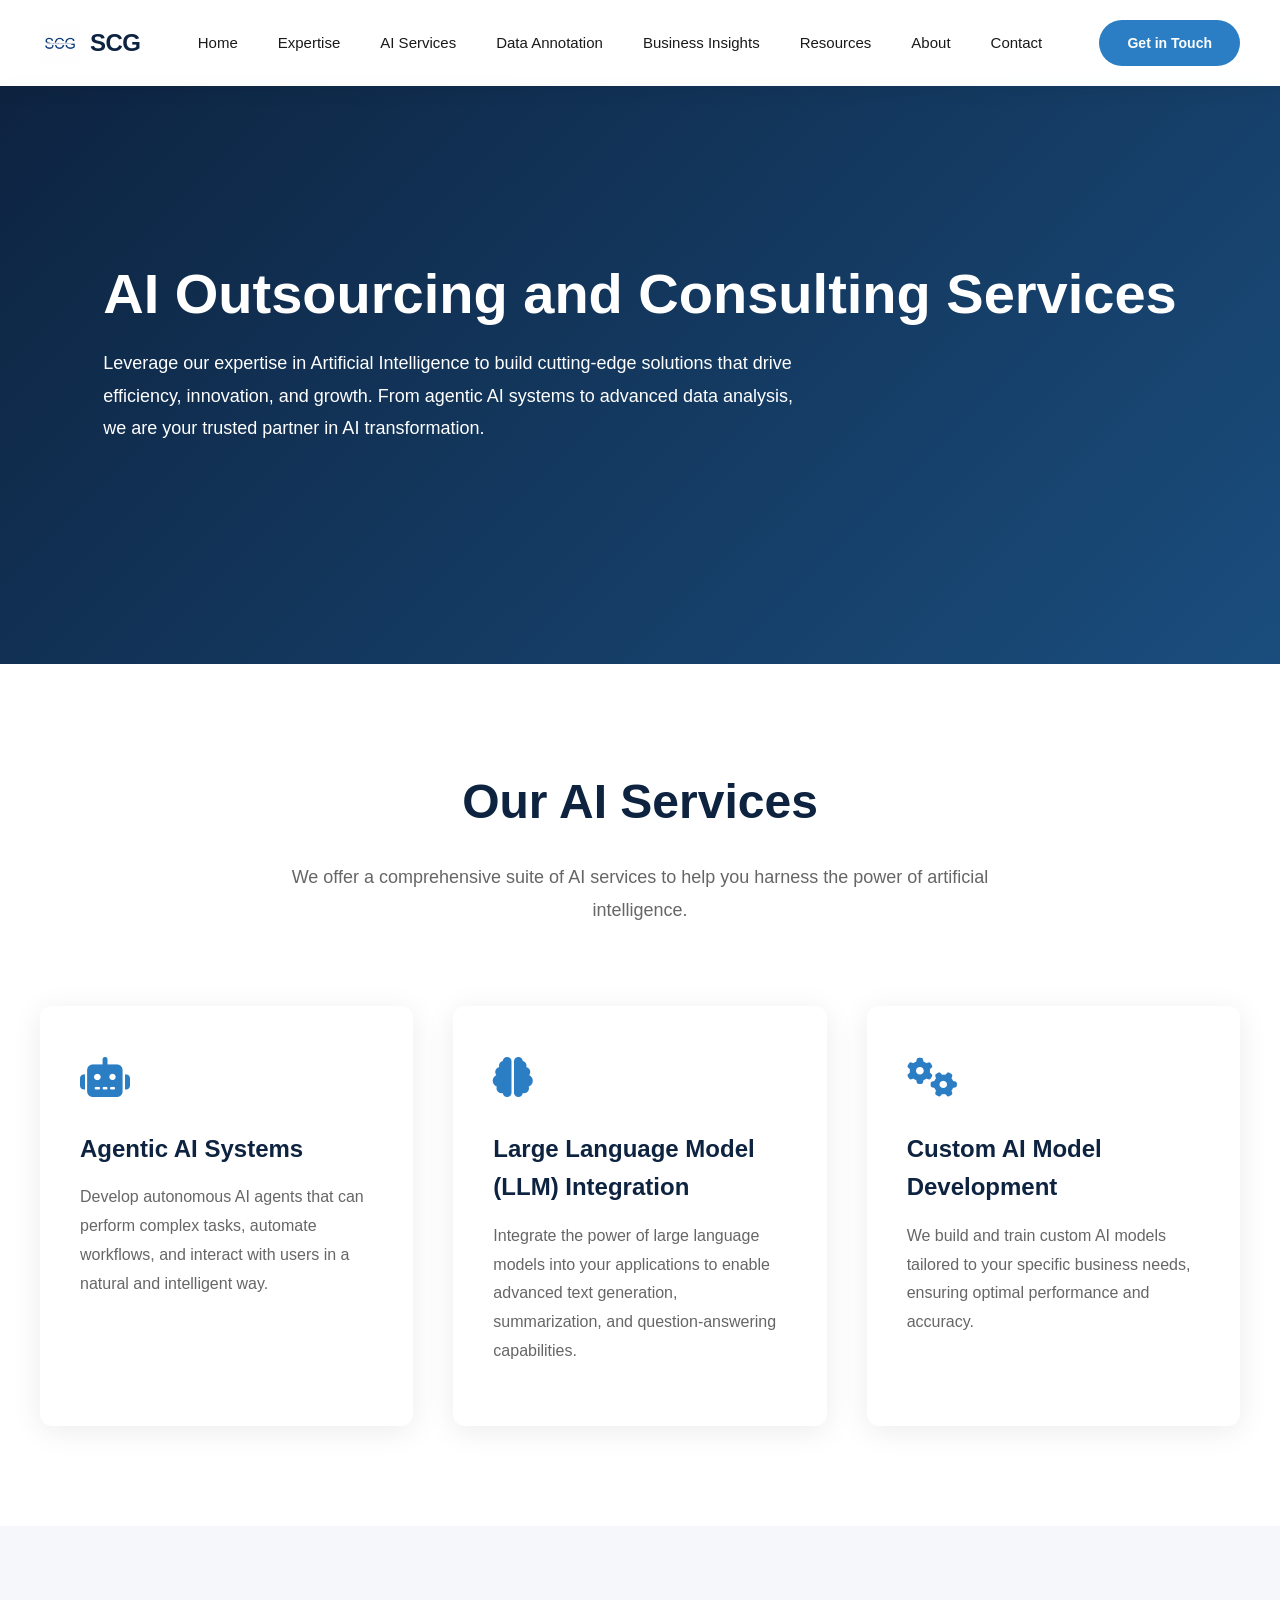
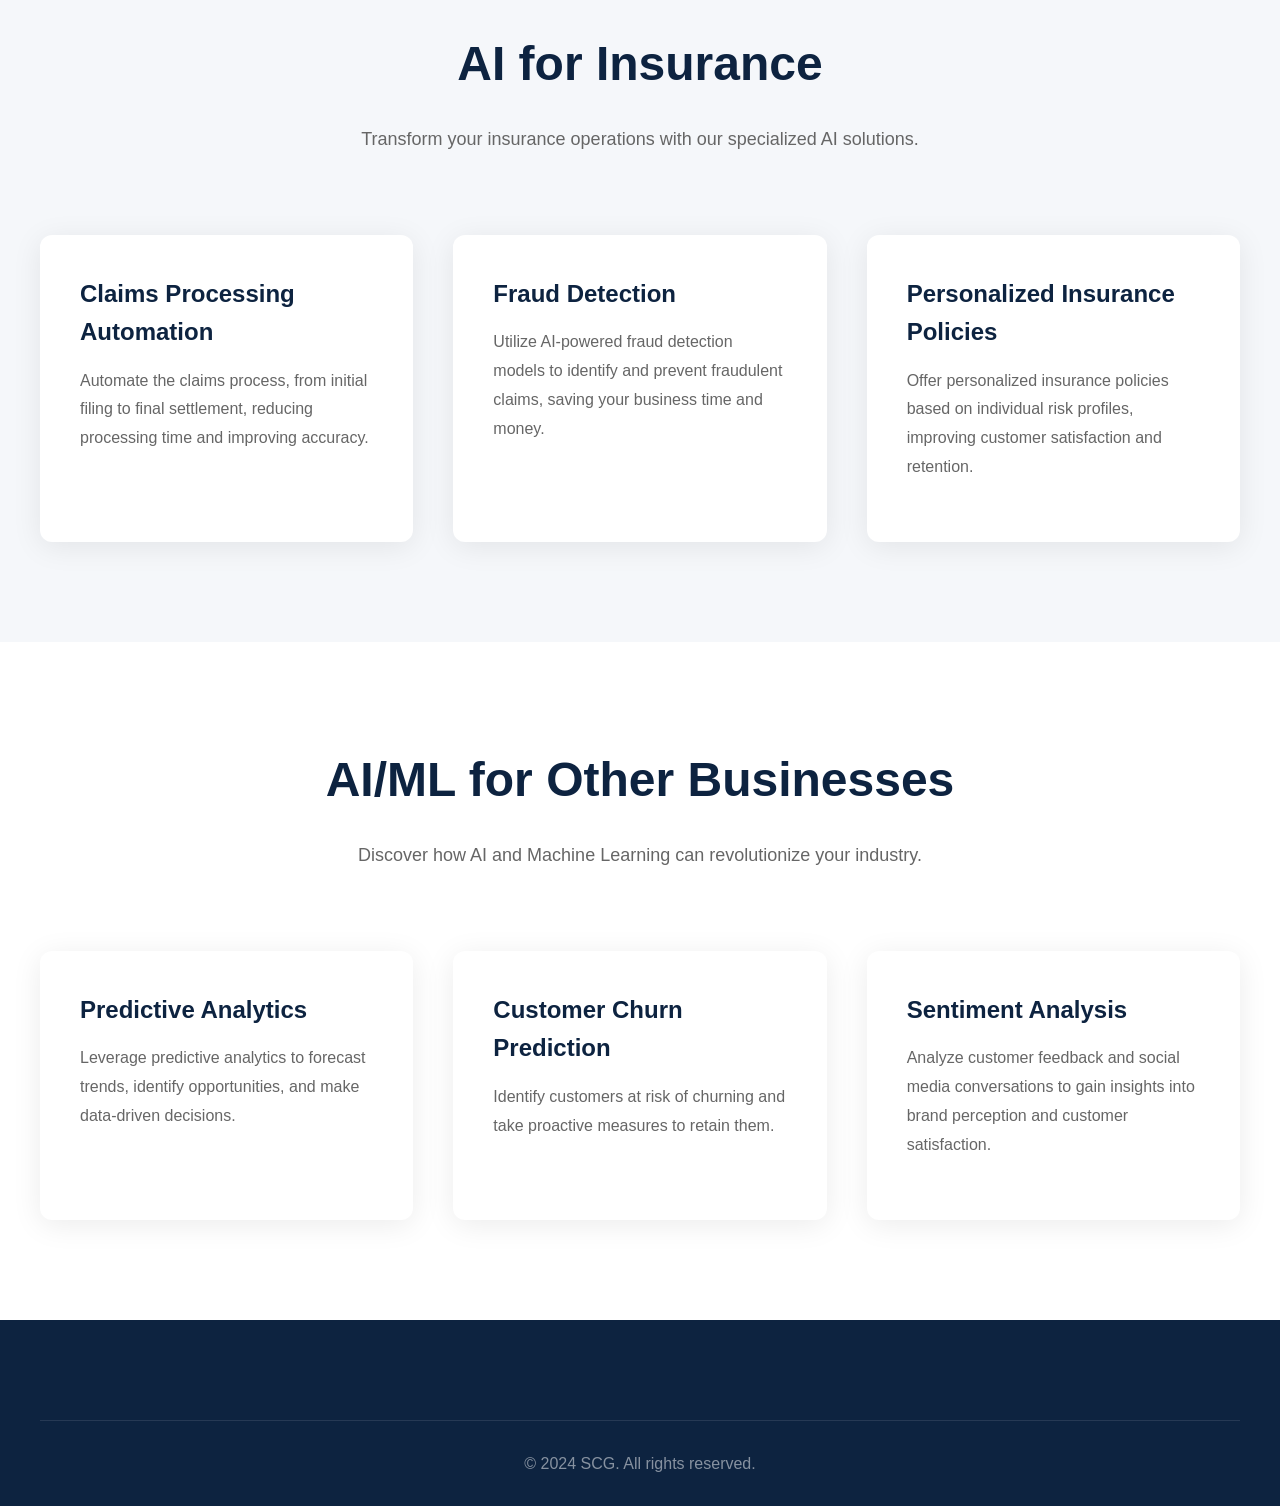
<file: ai-outsourcing.html>
<!DOCTYPE html>
<html lang="en">
<head>
    <meta charset="UTF-8">
    <meta name="viewport" content="width=device-width, initial-scale=1.0">
    <title>AI Outsourcing & Consulting Services - SCG</title>
    <link rel="icon" href="assets/icon.png" type="image/png">
    <link rel="stylesheet" href="https://cdnjs.cloudflare.com/ajax/libs/font-awesome/6.4.0/css/all.min.css">
    <style>
        * {
            margin: 0;
            padding: 0;
            box-sizing: border-box;
        }

        :root {
            --primary-color: #0d2340;
            --secondary-color: #1a4d7d;
            --accent-color: #2b7dc4;
            --text-dark: #1a1a1a;
            --text-light: #666;
            --bg-light: #f5f7fa;
            --white: #ffffff;
        }

        body {
            font-family: 'Segoe UI', Tahoma, Geneva, Verdana, sans-serif;
            line-height: 1.6;
            color: var(--text-dark);
            overflow-x: hidden;
        }

        /* Navigation */
        nav {
            position: fixed;
            top: 0;
            width: 100%;
            background: rgba(255, 255, 255, 0.98);
            backdrop-filter: blur(10px);
            box-shadow: 0 2px 20px rgba(0,0,0,0.08);
            z-index: 1000;
            transition: all 0.3s ease;
        }

        .nav-container {
            max-width: 1400px;
            margin: 0 auto;
            padding: 20px 40px;
            display: flex;
            justify-content: space-between;
            align-items: center;
        }

        .logo {
            font-size: 24px;
            font-weight: 700;
            color: var(--primary-color);
            letter-spacing: -0.5px;
            display: flex;
            align-items: center;
            gap: 10px;
            text-decoration: none;
        }

        .logo-icon {
            width: 40px;
            height: 40px;
            display: flex;
            align-items: center;
            justify-content: center;
        }

        .logo-icon img {
            width: 100%;
            height: 100%;
            object-fit: contain;
        }

        .nav-links {
            display: flex;
            gap: 40px;
            list-style: none;
        }

        .nav-links a {
            text-decoration: none;
            color: var(--text-dark);
            font-weight: 500;
            font-size: 15px;
            transition: color 0.3s ease;
            position: relative;
        }
        
        .cta-button {
            background: var(--accent-color);
            color: white;
            padding: 12px 28px;
            border-radius: 30px;
            text-decoration: none;
            font-weight: 600;
            transition: all 0.3s ease;
            font-size: 14px;
        }

        /* Hero Section */
        .hero {
            margin-top: 80px;
            min-height: 60vh;
            display: flex;
            align-items: center;
            background: linear-gradient(135deg, var(--primary-color), var(--secondary-color));
            position: relative;
            overflow: hidden;
            color: var(--white);
        }

        .hero-content {
            max-width: 1400px;
            margin: 0 auto;
            padding: 80px 40px;
            position: relative;
            z-index: 1;
        }

        .hero h1 {
            font-size: 56px;
            font-weight: 700;
            margin-bottom: 20px;
            line-height: 1.2;
        }

        .hero-description {
            font-size: 18px;
            max-width: 700px;
            margin-bottom: 40px;
            line-height: 1.8;
        }

        /* Section Styles */
        section {
            padding: 100px 40px;
        }

        .container {
            max-width: 1400px;
            margin: 0 auto;
        }

        .section-header {
            text-align: center;
            margin-bottom: 80px;
        }
        
        .section-title {
            font-size: 48px;
            font-weight: 700;
            color: var(--primary-color);
            margin-bottom: 20px;
        }

        .section-subtitle {
            font-size: 18px;
            color: var(--text-light);
            max-width: 700px;
            margin: 0 auto;
            line-height: 1.8;
        }

        .services-grid {
            display: grid;
            grid-template-columns: repeat(auto-fit, minmax(350px, 1fr));
            gap: 40px;
            margin-top: 60px;
        }

        .service-card {
            background: white;
            padding: 40px;
            border-radius: 12px;
            box-shadow: 0 5px 30px rgba(0,0,0,0.08);
            transition: all 0.3s ease;
            text-align: left;
        }
        
        .service-card:hover {
            transform: translateY(-10px);
            box-shadow: 0 15px 50px rgba(0,0,0,0.15);
        }

        .service-icon {
            font-size: 40px;
            color: var(--accent-color);
            margin-bottom: 20px;
        }

        .service-card h3 {
            font-size: 24px;
            margin-bottom: 15px;
            color: var(--primary-color);
        }

        .service-card p {
            color: var(--text-light);
            line-height: 1.8;
            margin-bottom: 20px;
        }
        
        footer {
            background: var(--primary-color);
            color: white;
            padding: 60px 40px 30px;
        }

        .footer-content {
            max-width: 1400px;
            margin: 0 auto;
            display: grid;
            grid-template-columns: 2fr 1fr 1fr;
            gap: 60px;
            margin-bottom: 40px;
        }
        .footer-bottom {
            max-width: 1400px;
            margin: 0 auto;
            padding-top: 30px;
            border-top: 1px solid rgba(255,255,255,0.1);
            text-align: center;
            color: rgba(255,255,255,0.5);
        }

    </style>
</head>
<body>
    <nav id="navbar">
        <div class="nav-container">
            <a href="index.html" class="logo">
                <div class="logo-icon">
                    <img src="assets/icon.png" alt="Shoolin Consulting Logo">
                </div>
                <span>SCG</span>
            </a>
            <ul class="nav-links">
                 <li><a href="index.html">Home</a></li>
                <li><a href="index.html#expertise">Expertise</a></li>
                <li><a href="ai-outsourcing.html">AI Services</a></li>
                <li><a href="data-annotation.html">Data Annotation</a></li>
                <li><a href="business-insights.html">Business Insights</a></li>
                <li><a href="index.html#resources">Resources</a></li>
                <li><a href="index.html#about">About</a></li>
                <li><a href="index.html#contact">Contact</a></li>
            </ul>
            <a href="#contact" class="cta-button">Get in Touch</a>
        </div>
    </nav>

    <section class="hero">
        <div class="hero-content">
            <h1>AI Outsourcing and Consulting Services</h1>
            <p class="hero-description">Leverage our expertise in Artificial Intelligence to build cutting-edge solutions that drive efficiency, innovation, and growth. From agentic AI systems to advanced data analysis, we are your trusted partner in AI transformation.</p>
        </div>
    </section>
    
    <section id="ai-services">
        <div class="container">
            <div class="section-header">
                <h2 class="section-title">Our AI Services</h2>
                <p class="section-subtitle">We offer a comprehensive suite of AI services to help you harness the power of artificial intelligence.</p>
            </div>
            <div class="services-grid">
                <div class="service-card">
                    <div class="service-icon"><i class="fas fa-robot"></i></div>
                    <h3>Agentic AI Systems</h3>
                    <p>Develop autonomous AI agents that can perform complex tasks, automate workflows, and interact with users in a natural and intelligent way.</p>
                </div>
                <div class="service-card">
                    <div class="service-icon"><i class="fas fa-brain"></i></div>
                    <h3>Large Language Model (LLM) Integration</h3>
                    <p>Integrate the power of large language models into your applications to enable advanced text generation, summarization, and question-answering capabilities.</p>
                </div>
                <div class="service-card">
                    <div class="service-icon"><i class="fas fa-cogs"></i></div>
                    <h3>Custom AI Model Development</h3>
                    <p>We build and train custom AI models tailored to your specific business needs, ensuring optimal performance and accuracy.</p>
                </div>
            </div>
        </div>
    </section>

    <section id="ai-for-insurance" style="background: var(--bg-light);">
        <div class="container">
            <div class="section-header">
                <h2 class="section-title">AI for Insurance</h2>
                <p class="section-subtitle">Transform your insurance operations with our specialized AI solutions.</p>
            </div>
            <div class="services-grid">
                <div class="service-card">
                    <h3>Claims Processing Automation</h3>
                    <p>Automate the claims process, from initial filing to final settlement, reducing processing time and improving accuracy.</p>
                </div>
                <div class="service-card">
                    <h3>Fraud Detection</h3>
                    <p>Utilize AI-powered fraud detection models to identify and prevent fraudulent claims, saving your business time and money.</p>
                </div>
                <div class="service-card">
                    <h3>Personalized Insurance Policies</h3>
                    <p>Offer personalized insurance policies based on individual risk profiles, improving customer satisfaction and retention.</p>
                </div>
            </div>
        </div>
    </section>
    
    <section id="ai-for-business">
        <div class="container">
            <div class="section-header">
                <h2 class="section-title">AI/ML for Other Businesses</h2>
                <p class="section-subtitle">Discover how AI and Machine Learning can revolutionize your industry.</p>
            </div>
            <div class="services-grid">
                <div class="service-card">
                    <h3>Predictive Analytics</h3>
                    <p>Leverage predictive analytics to forecast trends, identify opportunities, and make data-driven decisions.</p>
                </div>
                <div class="service-card">
                    <h3>Customer Churn Prediction</h3>
                    <p>Identify customers at risk of churning and take proactive measures to retain them.</p>
                </div>
                <div class="service-card">
                    <h3>Sentiment Analysis</h3>
                    <p>Analyze customer feedback and social media conversations to gain insights into brand perception and customer satisfaction.</p>
                </div>
            </div>
        </div>
    </section>

    <footer>
        <div class="footer-content">
            <!-- Footer content will be copied from index.html -->
        </div>
        <div class="footer-bottom">
            <p>© 2024 SCG. All rights reserved.</p>
        </div>
    </footer>

</body>
</html>
</file>
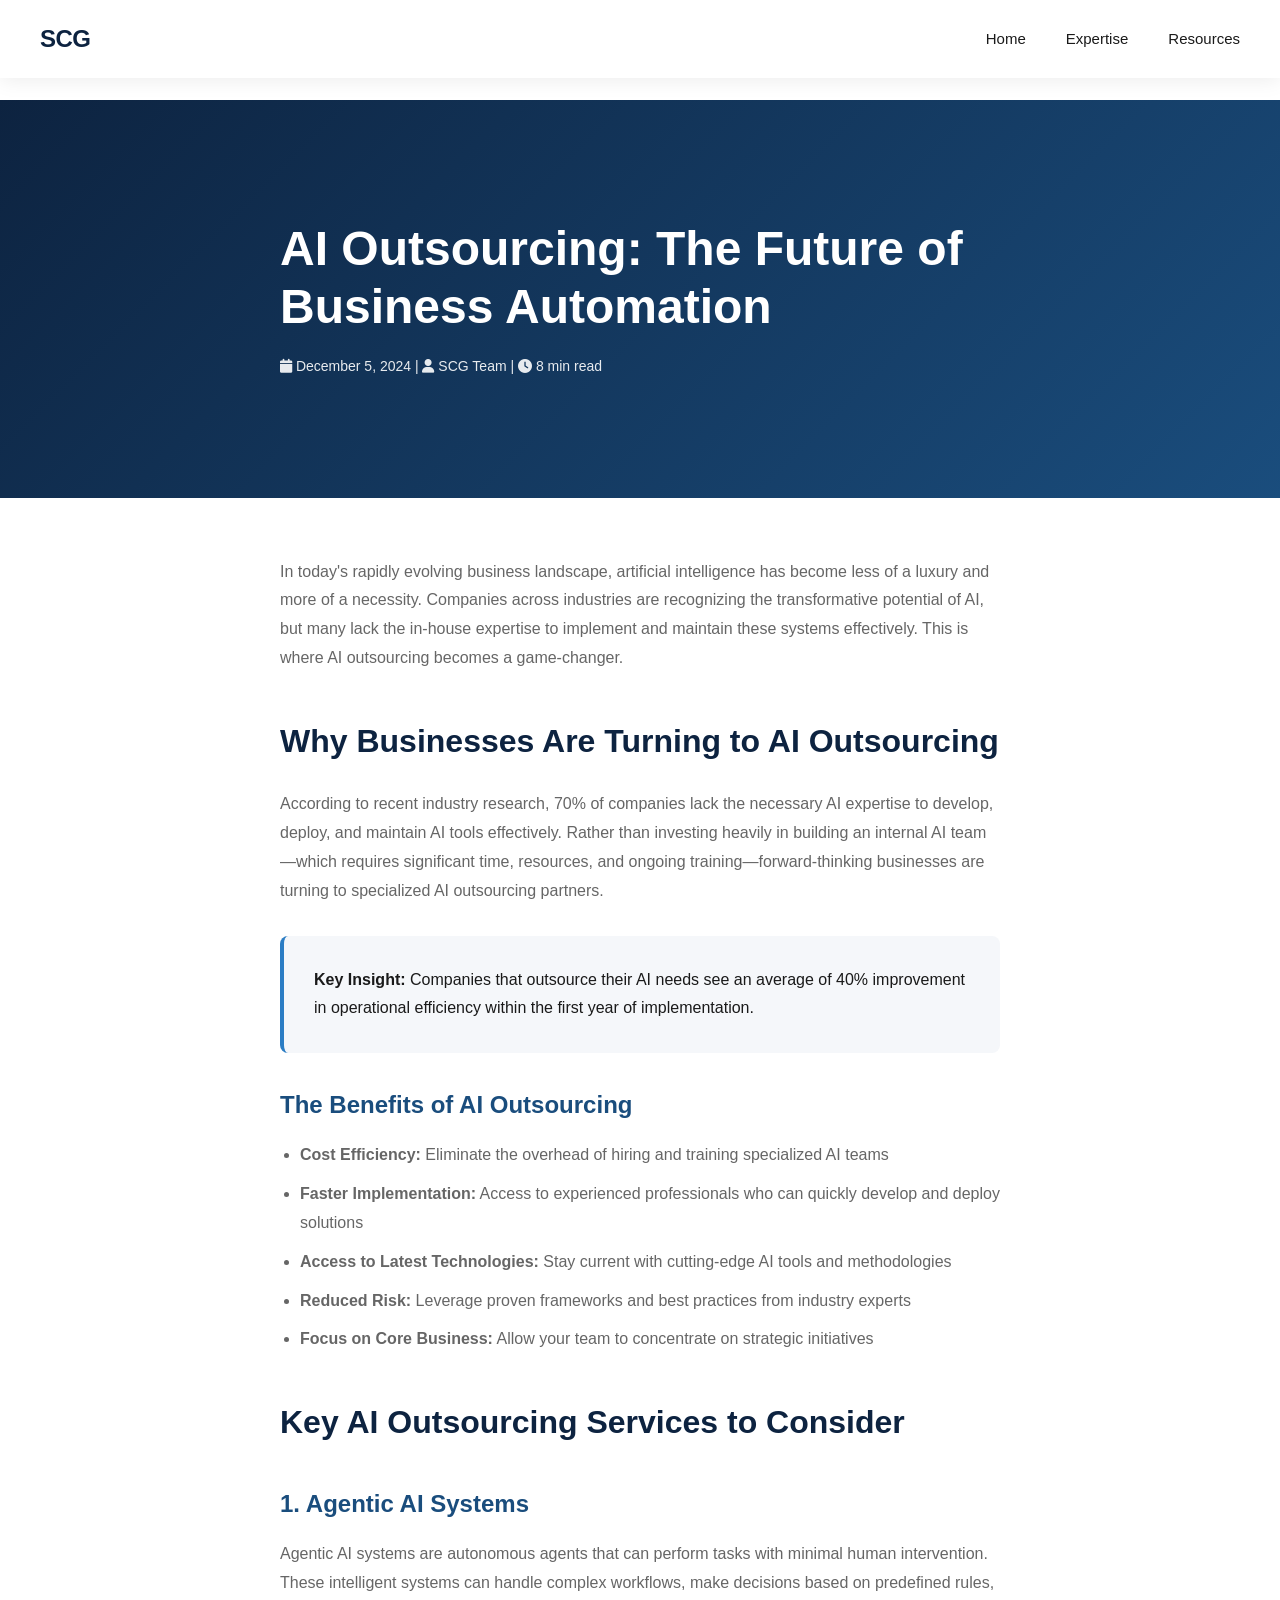
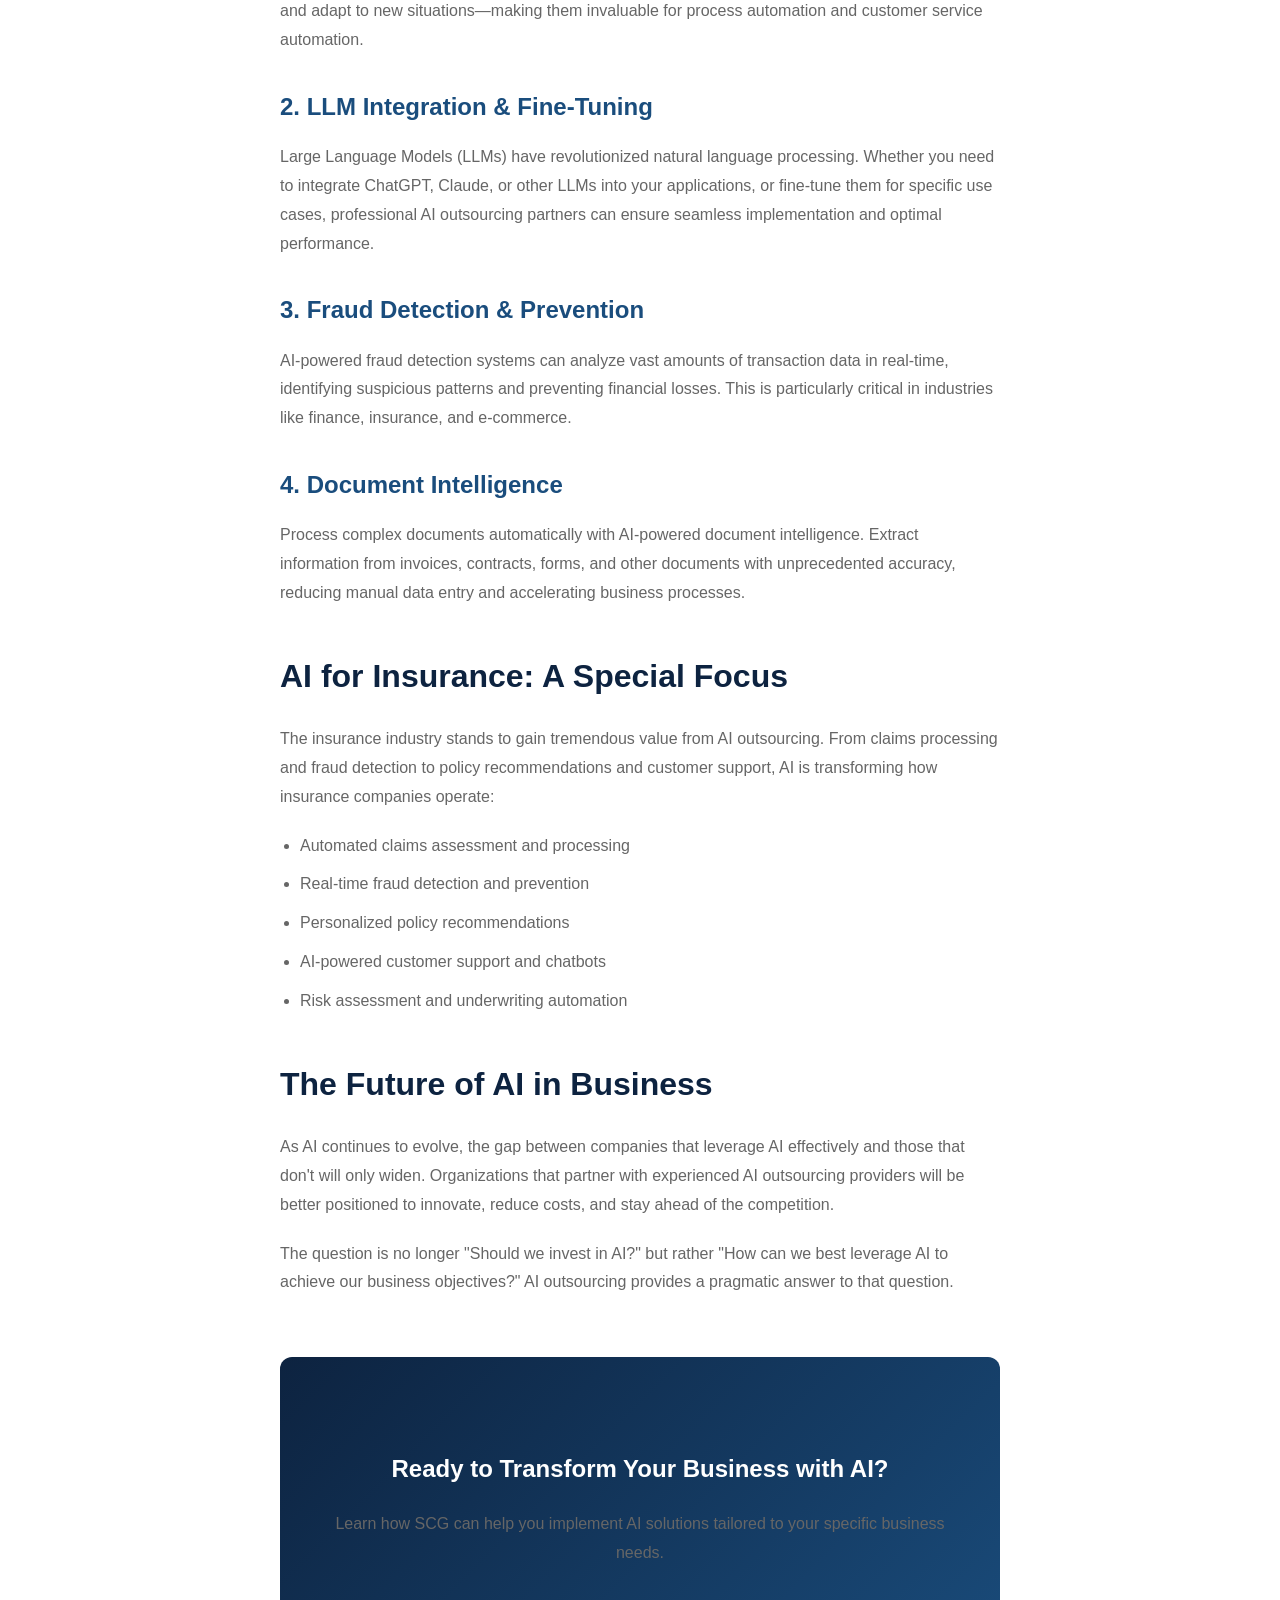
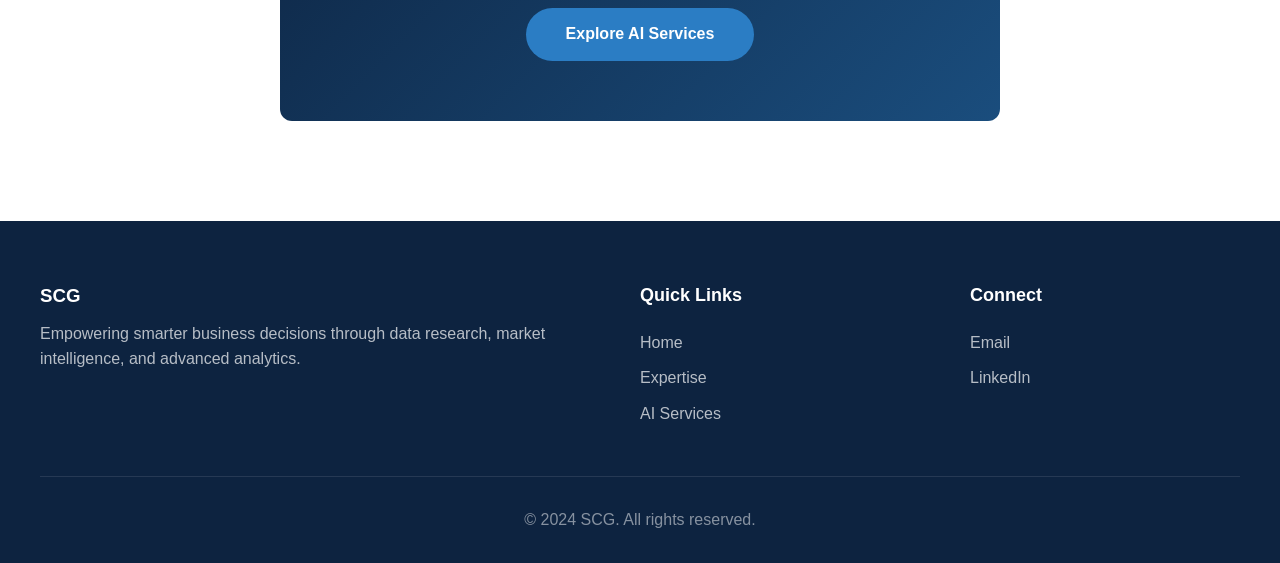
<file: blog-ai-outsourcing.html>
<!DOCTYPE html>
<html lang="en">
<head>
    <meta charset="UTF-8">
    <meta name="viewport" content="width=device-width, initial-scale=1.0">
    <title>AI Outsourcing: The Future of Business Automation - SCG</title>
    <link rel="icon" href="assets/icon.png" type="image/png">
    <link rel="stylesheet" href="https://cdnjs.cloudflare.com/ajax/libs/font-awesome/6.4.0/css/all.min.css">
    <style>
        * {
            margin: 0;
            padding: 0;
            box-sizing: border-box;
        }

        :root {
            --primary-color: #0d2340;
            --secondary-color: #1a4d7d;
            --accent-color: #2b7dc4;
            --text-dark: #1a1a1a;
            --text-light: #666;
            --bg-light: #f5f7fa;
            --white: #ffffff;
        }

        body {
            font-family: 'Segoe UI', Tahoma, Geneva, Verdana, sans-serif;
            line-height: 1.6;
            color: var(--text-dark);
            overflow-x: hidden;
        }

        /* Navigation */
        nav {
            position: fixed;
            top: 0;
            width: 100%;
            background: rgba(255, 255, 255, 0.98);
            backdrop-filter: blur(10px);
            box-shadow: 0 2px 20px rgba(0,0,0,0.08);
            z-index: 1000;
            transition: all 0.3s ease;
        }

        nav.scrolled {
            padding: 10px 0;
            box-shadow: 0 4px 30px rgba(0,0,0,0.12);
        }

        .nav-container {
            max-width: 1400px;
            margin: 0 auto;
            padding: 20px 40px;
            display: flex;
            justify-content: space-between;
            align-items: center;
        }

        .logo {
            font-size: 24px;
            font-weight: 700;
            color: var(--primary-color);
            letter-spacing: -0.5px;
            text-decoration: none;
        }

        .nav-links {
            display: flex;
            gap: 40px;
            list-style: none;
        }

        .nav-links a {
            text-decoration: none;
            color: var(--text-dark);
            font-weight: 500;
            font-size: 15px;
            transition: color 0.3s ease;
        }

        .nav-links a:hover {
            color: var(--accent-color);
        }

        /* Blog Post */
        .blog-header {
            margin-top: 100px;
            padding: 60px 40px;
            background: linear-gradient(135deg, #0d2340 0%, #1a4d7d 100%);
            color: white;
        }

        .blog-header h1 {
            font-size: 48px;
            margin-bottom: 20px;
            line-height: 1.2;
        }

        .blog-meta {
            font-size: 14px;
            opacity: 0.9;
            margin-bottom: 20px;
        }

        .blog-container {
            max-width: 800px;
            margin: 60px auto;
            padding: 0 40px;
        }

        .blog-content {
            color: var(--text-dark);
            line-height: 1.8;
        }

        .blog-content h2 {
            font-size: 32px;
            color: var(--primary-color);
            margin-top: 40px;
            margin-bottom: 20px;
        }

        .blog-content h3 {
            font-size: 24px;
            color: var(--secondary-color);
            margin-top: 30px;
            margin-bottom: 15px;
        }

        .blog-content p {
            margin-bottom: 20px;
            color: var(--text-light);
        }

        .blog-content ul {
            margin-left: 20px;
            margin-bottom: 20px;
        }

        .blog-content li {
            margin-bottom: 10px;
            color: var(--text-light);
        }

        .highlight-box {
            background: var(--bg-light);
            padding: 30px;
            border-left: 4px solid var(--accent-color);
            margin: 30px 0;
            border-radius: 8px;
        }

        .cta-section {
            background: linear-gradient(135deg, var(--primary-color) 0%, var(--secondary-color) 100%);
            color: white;
            padding: 60px 40px;
            text-align: center;
            border-radius: 12px;
            margin-top: 60px;
        }

        .cta-section h3 {
            color: white;
            margin-bottom: 20px;
        }

        .cta-button {
            background: var(--accent-color);
            color: white;
            padding: 12px 40px;
            border-radius: 30px;
            text-decoration: none;
            font-weight: 600;
            transition: all 0.3s ease;
            display: inline-block;
            margin-top: 20px;
        }

        .cta-button:hover {
            transform: translateY(-2px);
            box-shadow: 0 10px 30px rgba(43, 125, 196, 0.3);
        }

        /* Footer */
        footer {
            background: var(--primary-color);
            color: white;
            padding: 60px 40px 30px;
            margin-top: 100px;
        }

        .footer-content {
            max-width: 1400px;
            margin: 0 auto;
            display: grid;
            grid-template-columns: 2fr 1fr 1fr;
            gap: 60px;
            margin-bottom: 40px;
        }

        .footer-links h4 {
            font-size: 18px;
            margin-bottom: 20px;
        }

        .footer-links ul {
            list-style: none;
        }

        .footer-links a {
            color: rgba(255,255,255,0.7);
            text-decoration: none;
            display: block;
            margin-bottom: 10px;
            transition: color 0.3s ease;
        }

        .footer-links a:hover {
            color: white;
        }

        .footer-bottom {
            max-width: 1400px;
            margin: 0 auto;
            padding-top: 30px;
            border-top: 1px solid rgba(255,255,255,0.1);
            text-align: center;
            color: rgba(255,255,255,0.5);
        }

        @media (max-width: 768px) {
            .blog-header h1 {
                font-size: 32px;
            }

            .blog-container {
                padding: 0 20px;
            }

            .footer-content {
                grid-template-columns: 1fr;
            }
        }
    </style>
</head>
<body>
    <nav id="navbar">
        <div class="nav-container">
            <a href="index.html" class="logo">SCG</a>
            <ul class="nav-links">
                <li><a href="index.html">Home</a></li>
                <li><a href="index.html#expertise">Expertise</a></li>
                <li><a href="index.html#resources">Resources</a></li>
            </ul>
        </div>
    </nav>

    <div class="blog-header">
        <div class="blog-container">
            <h1>AI Outsourcing: The Future of Business Automation</h1>
            <div class="blog-meta">
                <i class="fas fa-calendar"></i> December 5, 2024 | 
                <i class="fas fa-user"></i> SCG Team | 
                <i class="fas fa-clock"></i> 8 min read
            </div>
        </div>
    </div>

    <div class="blog-container">
        <article class="blog-content">
            <p>In today's rapidly evolving business landscape, artificial intelligence has become less of a luxury and more of a necessity. Companies across industries are recognizing the transformative potential of AI, but many lack the in-house expertise to implement and maintain these systems effectively. This is where AI outsourcing becomes a game-changer.</p>

            <h2>Why Businesses Are Turning to AI Outsourcing</h2>
            <p>According to recent industry research, 70% of companies lack the necessary AI expertise to develop, deploy, and maintain AI tools effectively. Rather than investing heavily in building an internal AI team—which requires significant time, resources, and ongoing training—forward-thinking businesses are turning to specialized AI outsourcing partners.</p>

            <div class="highlight-box">
                <strong>Key Insight:</strong> Companies that outsource their AI needs see an average of 40% improvement in operational efficiency within the first year of implementation.
            </div>

            <h3>The Benefits of AI Outsourcing</h3>
            <ul>
                <li><strong>Cost Efficiency:</strong> Eliminate the overhead of hiring and training specialized AI teams</li>
                <li><strong>Faster Implementation:</strong> Access to experienced professionals who can quickly develop and deploy solutions</li>
                <li><strong>Access to Latest Technologies:</strong> Stay current with cutting-edge AI tools and methodologies</li>
                <li><strong>Reduced Risk:</strong> Leverage proven frameworks and best practices from industry experts</li>
                <li><strong>Focus on Core Business:</strong> Allow your team to concentrate on strategic initiatives</li>
            </ul>

            <h2>Key AI Outsourcing Services to Consider</h2>

            <h3>1. Agentic AI Systems</h3>
            <p>Agentic AI systems are autonomous agents that can perform tasks with minimal human intervention. These intelligent systems can handle complex workflows, make decisions based on predefined rules, and adapt to new situations—making them invaluable for process automation and customer service automation.</p>

            <h3>2. LLM Integration & Fine-Tuning</h3>
            <p>Large Language Models (LLMs) have revolutionized natural language processing. Whether you need to integrate ChatGPT, Claude, or other LLMs into your applications, or fine-tune them for specific use cases, professional AI outsourcing partners can ensure seamless implementation and optimal performance.</p>

            <h3>3. Fraud Detection & Prevention</h3>
            <p>AI-powered fraud detection systems can analyze vast amounts of transaction data in real-time, identifying suspicious patterns and preventing financial losses. This is particularly critical in industries like finance, insurance, and e-commerce.</p>

            <h3>4. Document Intelligence</h3>
            <p>Process complex documents automatically with AI-powered document intelligence. Extract information from invoices, contracts, forms, and other documents with unprecedented accuracy, reducing manual data entry and accelerating business processes.</p>

            <h2>AI for Insurance: A Special Focus</h2>
            <p>The insurance industry stands to gain tremendous value from AI outsourcing. From claims processing and fraud detection to policy recommendations and customer support, AI is transforming how insurance companies operate:</p>

            <ul>
                <li>Automated claims assessment and processing</li>
                <li>Real-time fraud detection and prevention</li>
                <li>Personalized policy recommendations</li>
                <li>AI-powered customer support and chatbots</li>
                <li>Risk assessment and underwriting automation</li>
            </ul>

            <h2>The Future of AI in Business</h2>
            <p>As AI continues to evolve, the gap between companies that leverage AI effectively and those that don't will only widen. Organizations that partner with experienced AI outsourcing providers will be better positioned to innovate, reduce costs, and stay ahead of the competition.</p>

            <p>The question is no longer "Should we invest in AI?" but rather "How can we best leverage AI to achieve our business objectives?" AI outsourcing provides a pragmatic answer to that question.</p>

            <div class="cta-section">
                <h3>Ready to Transform Your Business with AI?</h3>
                <p>Learn how SCG can help you implement AI solutions tailored to your specific business needs.</p>
                <a href="ai-outsourcing.html" class="cta-button">Explore AI Services</a>
            </div>
        </article>
    </div>

    <footer>
        <div class="footer-content">
            <div>
                <h3>SCG</h3>
                <p style="color: rgba(255,255,255,0.7); margin-top: 10px;">Empowering smarter business decisions through data research, market intelligence, and advanced analytics.</p>
            </div>
            <div class="footer-links">
                <h4>Quick Links</h4>
                <ul>
                    <li><a href="index.html">Home</a></li>
                    <li><a href="index.html#expertise">Expertise</a></li>
                    <li><a href="ai-outsourcing.html">AI Services</a></li>
                </ul>
            </div>
            <div class="footer-links">
                <h4>Connect</h4>
                <ul>
                    <li><a href="mailto:shoolinconsulting@gmail.com">Email</a></li>
                    <li><a href="https://www.linkedin.com/company/shoolin-consulting-group" target="_blank">LinkedIn</a></li>
                </ul>
            </div>
        </div>
        <div class="footer-bottom">
            <p>© 2024 SCG. All rights reserved.</p>
        </div>
    </footer>

    <script>
        // Navbar scroll effect
        window.addEventListener('scroll', () => {
            const navbar = document.getElementById('navbar');
            if (window.scrollY > 50) {
                navbar.classList.add('scrolled');
            } else {
                navbar.classList.remove('scrolled');
            }
        });
    </script>
</body>
</html>
</file>
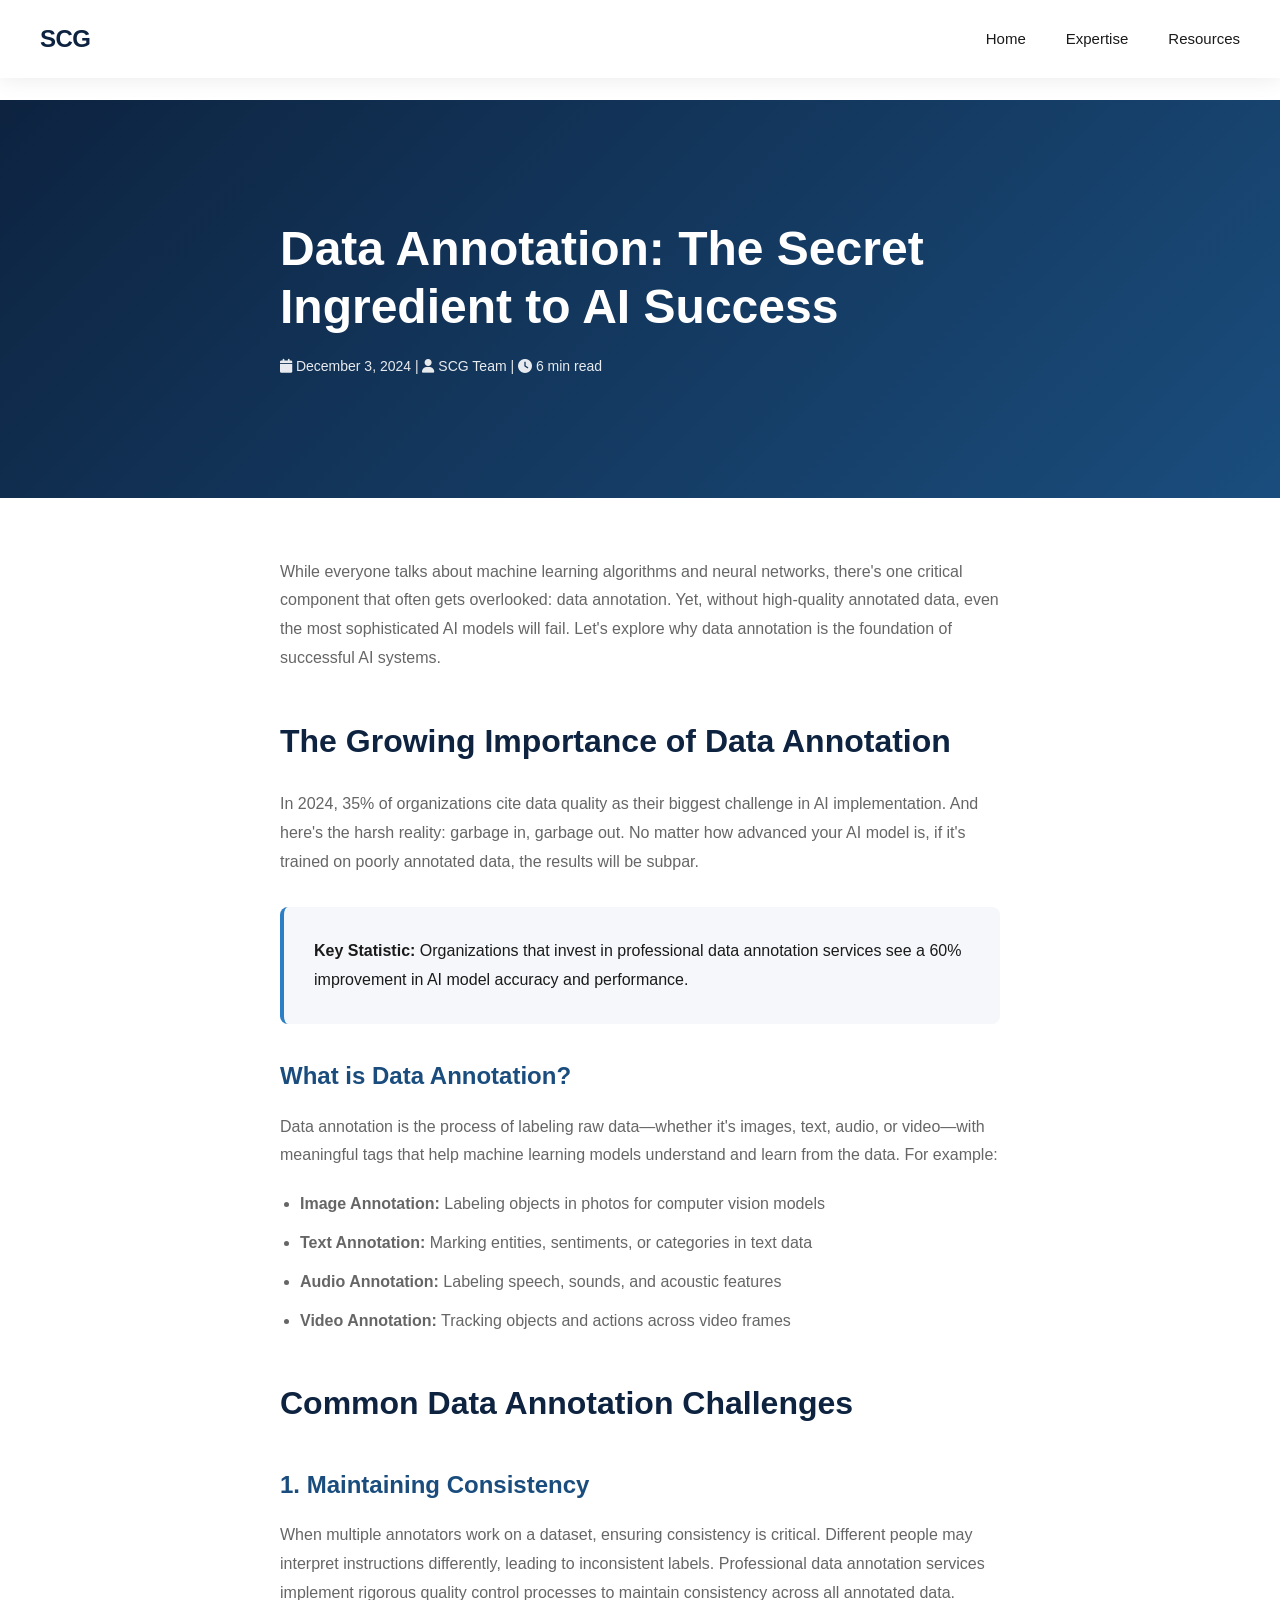
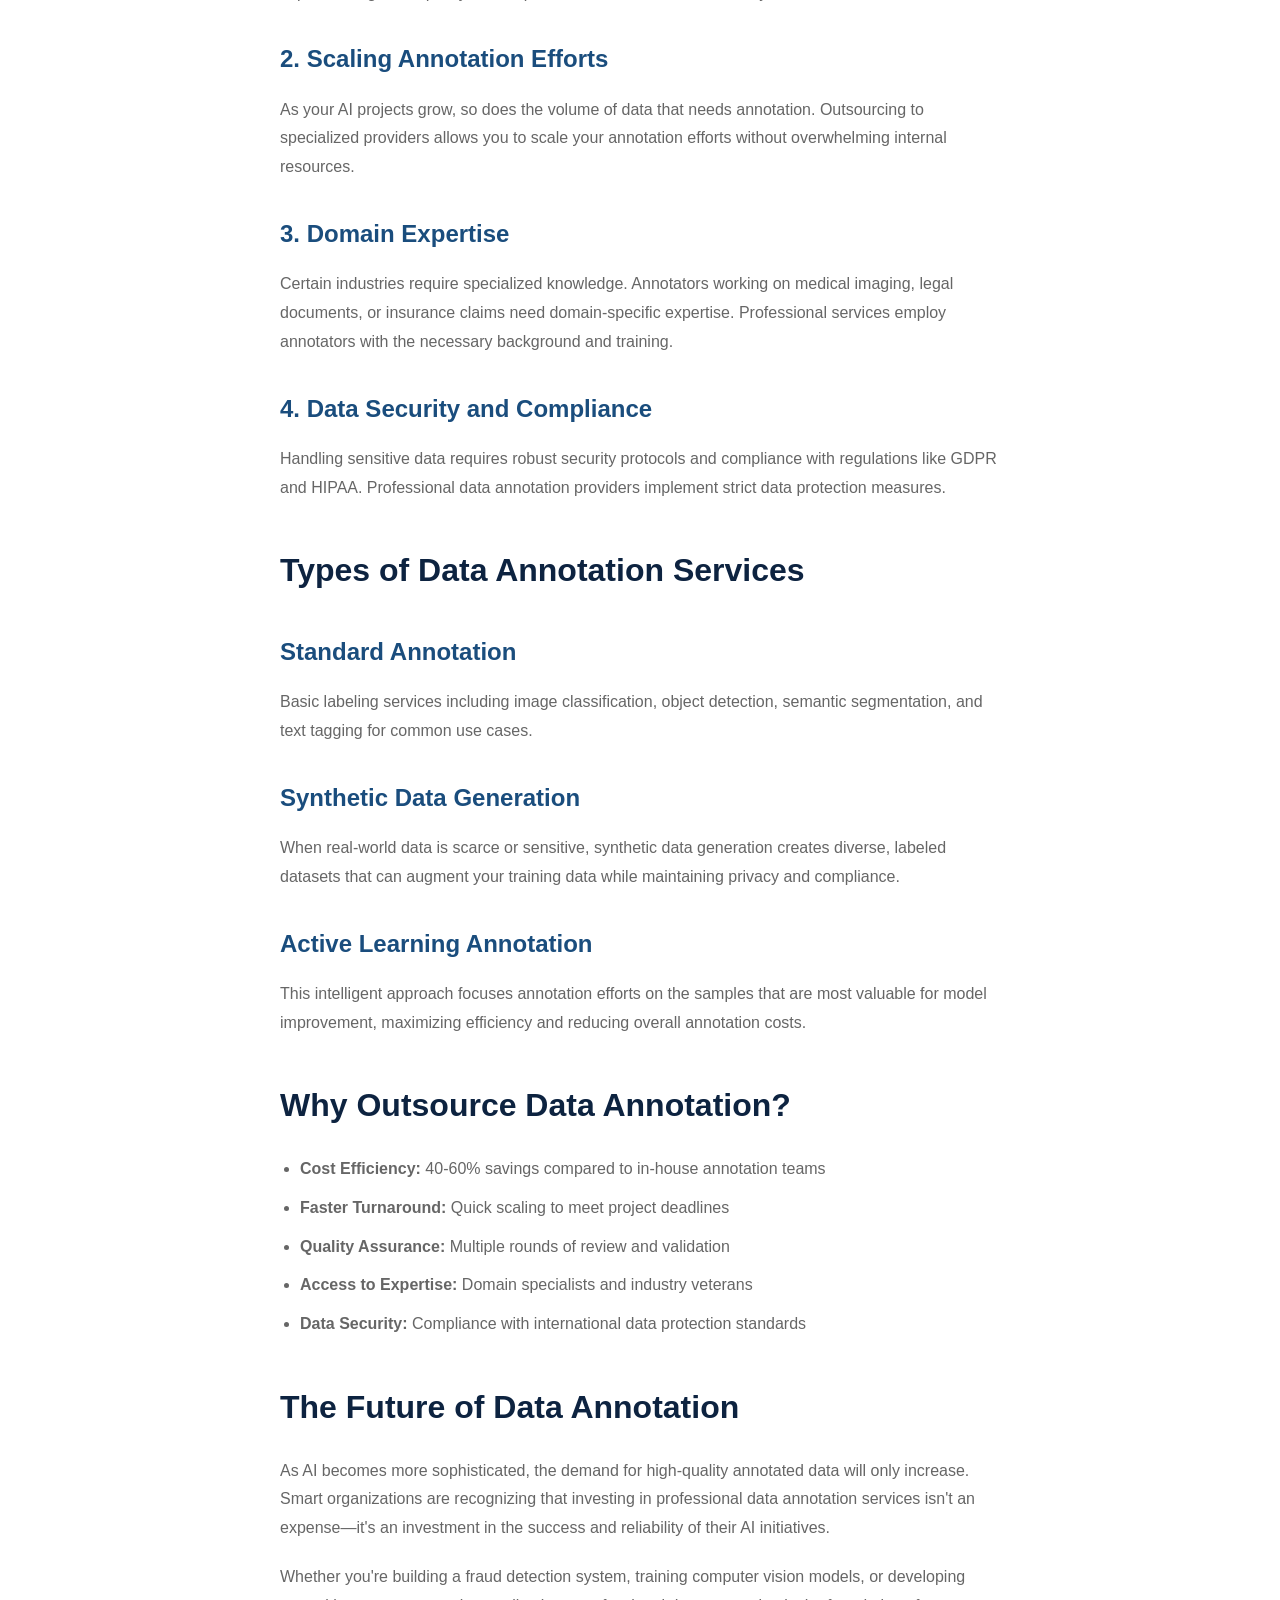
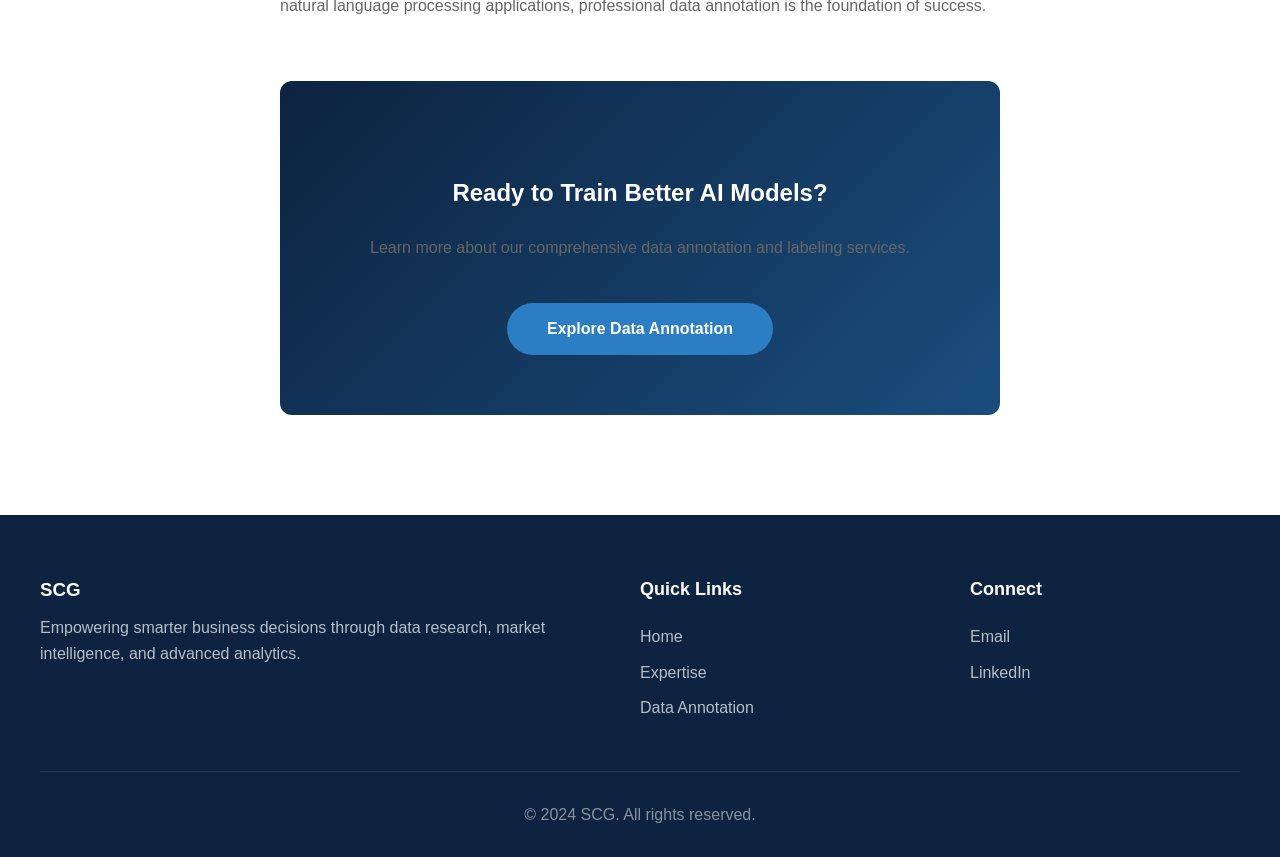
<file: blog-data-annotation.html>
<!DOCTYPE html>
<html lang="en">
<head>
    <meta charset="UTF-8">
    <meta name="viewport" content="width=device-width, initial-scale=1.0">
    <title>Data Annotation: The Secret Ingredient to AI Success - SCG</title>
    <link rel="icon" href="assets/icon.png" type="image/png">
    <link rel="stylesheet" href="https://cdnjs.cloudflare.com/ajax/libs/font-awesome/6.4.0/css/all.min.css">
    <style>
        * {
            margin: 0;
            padding: 0;
            box-sizing: border-box;
        }

        :root {
            --primary-color: #0d2340;
            --secondary-color: #1a4d7d;
            --accent-color: #2b7dc4;
            --text-dark: #1a1a1a;
            --text-light: #666;
            --bg-light: #f5f7fa;
            --white: #ffffff;
        }

        body {
            font-family: 'Segoe UI', Tahoma, Geneva, Verdana, sans-serif;
            line-height: 1.6;
            color: var(--text-dark);
            overflow-x: hidden;
        }

        /* Navigation */
        nav {
            position: fixed;
            top: 0;
            width: 100%;
            background: rgba(255, 255, 255, 0.98);
            backdrop-filter: blur(10px);
            box-shadow: 0 2px 20px rgba(0,0,0,0.08);
            z-index: 1000;
            transition: all 0.3s ease;
        }

        nav.scrolled {
            padding: 10px 0;
            box-shadow: 0 4px 30px rgba(0,0,0,0.12);
        }

        .nav-container {
            max-width: 1400px;
            margin: 0 auto;
            padding: 20px 40px;
            display: flex;
            justify-content: space-between;
            align-items: center;
        }

        .logo {
            font-size: 24px;
            font-weight: 700;
            color: var(--primary-color);
            letter-spacing: -0.5px;
            text-decoration: none;
        }

        .nav-links {
            display: flex;
            gap: 40px;
            list-style: none;
        }

        .nav-links a {
            text-decoration: none;
            color: var(--text-dark);
            font-weight: 500;
            font-size: 15px;
            transition: color 0.3s ease;
        }

        .nav-links a:hover {
            color: var(--accent-color);
        }

        /* Blog Post */
        .blog-header {
            margin-top: 100px;
            padding: 60px 40px;
            background: linear-gradient(135deg, #0d2340 0%, #1a4d7d 100%);
            color: white;
        }

        .blog-header h1 {
            font-size: 48px;
            margin-bottom: 20px;
            line-height: 1.2;
        }

        .blog-meta {
            font-size: 14px;
            opacity: 0.9;
            margin-bottom: 20px;
        }

        .blog-container {
            max-width: 800px;
            margin: 60px auto;
            padding: 0 40px;
        }

        .blog-content {
            color: var(--text-dark);
            line-height: 1.8;
        }

        .blog-content h2 {
            font-size: 32px;
            color: var(--primary-color);
            margin-top: 40px;
            margin-bottom: 20px;
        }

        .blog-content h3 {
            font-size: 24px;
            color: var(--secondary-color);
            margin-top: 30px;
            margin-bottom: 15px;
        }

        .blog-content p {
            margin-bottom: 20px;
            color: var(--text-light);
        }

        .blog-content ul {
            margin-left: 20px;
            margin-bottom: 20px;
        }

        .blog-content li {
            margin-bottom: 10px;
            color: var(--text-light);
        }

        .highlight-box {
            background: var(--bg-light);
            padding: 30px;
            border-left: 4px solid var(--accent-color);
            margin: 30px 0;
            border-radius: 8px;
        }

        .cta-section {
            background: linear-gradient(135deg, var(--primary-color) 0%, var(--secondary-color) 100%);
            color: white;
            padding: 60px 40px;
            text-align: center;
            border-radius: 12px;
            margin-top: 60px;
        }

        .cta-section h3 {
            color: white;
            margin-bottom: 20px;
        }

        .cta-button {
            background: var(--accent-color);
            color: white;
            padding: 12px 40px;
            border-radius: 30px;
            text-decoration: none;
            font-weight: 600;
            transition: all 0.3s ease;
            display: inline-block;
            margin-top: 20px;
        }

        .cta-button:hover {
            transform: translateY(-2px);
            box-shadow: 0 10px 30px rgba(43, 125, 196, 0.3);
        }

        /* Footer */
        footer {
            background: var(--primary-color);
            color: white;
            padding: 60px 40px 30px;
            margin-top: 100px;
        }

        .footer-content {
            max-width: 1400px;
            margin: 0 auto;
            display: grid;
            grid-template-columns: 2fr 1fr 1fr;
            gap: 60px;
            margin-bottom: 40px;
        }

        .footer-links h4 {
            font-size: 18px;
            margin-bottom: 20px;
        }

        .footer-links ul {
            list-style: none;
        }

        .footer-links a {
            color: rgba(255,255,255,0.7);
            text-decoration: none;
            display: block;
            margin-bottom: 10px;
            transition: color 0.3s ease;
        }

        .footer-links a:hover {
            color: white;
        }

        .footer-bottom {
            max-width: 1400px;
            margin: 0 auto;
            padding-top: 30px;
            border-top: 1px solid rgba(255,255,255,0.1);
            text-align: center;
            color: rgba(255,255,255,0.5);
        }

        @media (max-width: 768px) {
            .blog-header h1 {
                font-size: 32px;
            }

            .blog-container {
                padding: 0 20px;
            }

            .footer-content {
                grid-template-columns: 1fr;
            }
        }
    </style>
</head>
<body>
    <nav id="navbar">
        <div class="nav-container">
            <a href="index.html" class="logo">SCG</a>
            <ul class="nav-links">
                <li><a href="index.html">Home</a></li>
                <li><a href="index.html#expertise">Expertise</a></li>
                <li><a href="index.html#resources">Resources</a></li>
            </ul>
        </div>
    </nav>

    <div class="blog-header">
        <div class="blog-container">
            <h1>Data Annotation: The Secret Ingredient to AI Success</h1>
            <div class="blog-meta">
                <i class="fas fa-calendar"></i> December 3, 2024 | 
                <i class="fas fa-user"></i> SCG Team | 
                <i class="fas fa-clock"></i> 6 min read
            </div>
        </div>
    </div>

    <div class="blog-container">
        <article class="blog-content">
            <p>While everyone talks about machine learning algorithms and neural networks, there's one critical component that often gets overlooked: data annotation. Yet, without high-quality annotated data, even the most sophisticated AI models will fail. Let's explore why data annotation is the foundation of successful AI systems.</p>

            <h2>The Growing Importance of Data Annotation</h2>
            <p>In 2024, 35% of organizations cite data quality as their biggest challenge in AI implementation. And here's the harsh reality: garbage in, garbage out. No matter how advanced your AI model is, if it's trained on poorly annotated data, the results will be subpar.</p>

            <div class="highlight-box">
                <strong>Key Statistic:</strong> Organizations that invest in professional data annotation services see a 60% improvement in AI model accuracy and performance.
            </div>

            <h3>What is Data Annotation?</h3>
            <p>Data annotation is the process of labeling raw data—whether it's images, text, audio, or video—with meaningful tags that help machine learning models understand and learn from the data. For example:</p>

            <ul>
                <li><strong>Image Annotation:</strong> Labeling objects in photos for computer vision models</li>
                <li><strong>Text Annotation:</strong> Marking entities, sentiments, or categories in text data</li>
                <li><strong>Audio Annotation:</strong> Labeling speech, sounds, and acoustic features</li>
                <li><strong>Video Annotation:</strong> Tracking objects and actions across video frames</li>
            </ul>

            <h2>Common Data Annotation Challenges</h2>

            <h3>1. Maintaining Consistency</h3>
            <p>When multiple annotators work on a dataset, ensuring consistency is critical. Different people may interpret instructions differently, leading to inconsistent labels. Professional data annotation services implement rigorous quality control processes to maintain consistency across all annotated data.</p>

            <h3>2. Scaling Annotation Efforts</h3>
            <p>As your AI projects grow, so does the volume of data that needs annotation. Outsourcing to specialized providers allows you to scale your annotation efforts without overwhelming internal resources.</p>

            <h3>3. Domain Expertise</h3>
            <p>Certain industries require specialized knowledge. Annotators working on medical imaging, legal documents, or insurance claims need domain-specific expertise. Professional services employ annotators with the necessary background and training.</p>

            <h3>4. Data Security and Compliance</h3>
            <p>Handling sensitive data requires robust security protocols and compliance with regulations like GDPR and HIPAA. Professional data annotation providers implement strict data protection measures.</p>

            <h2>Types of Data Annotation Services</h2>

            <h3>Standard Annotation</h3>
            <p>Basic labeling services including image classification, object detection, semantic segmentation, and text tagging for common use cases.</p>

            <h3>Synthetic Data Generation</h3>
            <p>When real-world data is scarce or sensitive, synthetic data generation creates diverse, labeled datasets that can augment your training data while maintaining privacy and compliance.</p>

            <h3>Active Learning Annotation</h3>
            <p>This intelligent approach focuses annotation efforts on the samples that are most valuable for model improvement, maximizing efficiency and reducing overall annotation costs.</p>

            <h2>Why Outsource Data Annotation?</h2>

            <ul>
                <li><strong>Cost Efficiency:</strong> 40-60% savings compared to in-house annotation teams</li>
                <li><strong>Faster Turnaround:</strong> Quick scaling to meet project deadlines</li>
                <li><strong>Quality Assurance:</strong> Multiple rounds of review and validation</li>
                <li><strong>Access to Expertise:</strong> Domain specialists and industry veterans</li>
                <li><strong>Data Security:</strong> Compliance with international data protection standards</li>
            </ul>

            <h2>The Future of Data Annotation</h2>
            <p>As AI becomes more sophisticated, the demand for high-quality annotated data will only increase. Smart organizations are recognizing that investing in professional data annotation services isn't an expense—it's an investment in the success and reliability of their AI initiatives.</p>

            <p>Whether you're building a fraud detection system, training computer vision models, or developing natural language processing applications, professional data annotation is the foundation of success.</p>

            <div class="cta-section">
                <h3>Ready to Train Better AI Models?</h3>
                <p>Learn more about our comprehensive data annotation and labeling services.</p>
                <a href="data-annotation.html" class="cta-button">Explore Data Annotation</a>
            </div>
        </article>
    </div>

    <footer>
        <div class="footer-content">
            <div>
                <h3>SCG</h3>
                <p style="color: rgba(255,255,255,0.7); margin-top: 10px;">Empowering smarter business decisions through data research, market intelligence, and advanced analytics.</p>
            </div>
            <div class="footer-links">
                <h4>Quick Links</h4>
                <ul>
                    <li><a href="index.html">Home</a></li>
                    <li><a href="index.html#expertise">Expertise</a></li>
                    <li><a href="data-annotation.html">Data Annotation</a></li>
                </ul>
            </div>
            <div class="footer-links">
                <h4>Connect</h4>
                <ul>
                    <li><a href="mailto:shoolinconsulting@gmail.com">Email</a></li>
                    <li><a href="https://www.linkedin.com/company/shoolin-consulting-group" target="_blank">LinkedIn</a></li>
                </ul>
            </div>
        </div>
        <div class="footer-bottom">
            <p>© 2024 SCG. All rights reserved.</p>
        </div>
    </footer>

    <script>
        // Navbar scroll effect
        window.addEventListener('scroll', () => {
            const navbar = document.getElementById('navbar');
            if (window.scrollY > 50) {
                navbar.classList.add('scrolled');
            } else {
                navbar.classList.remove('scrolled');
            }
        });
    </script>
</body>
</html>
</file>
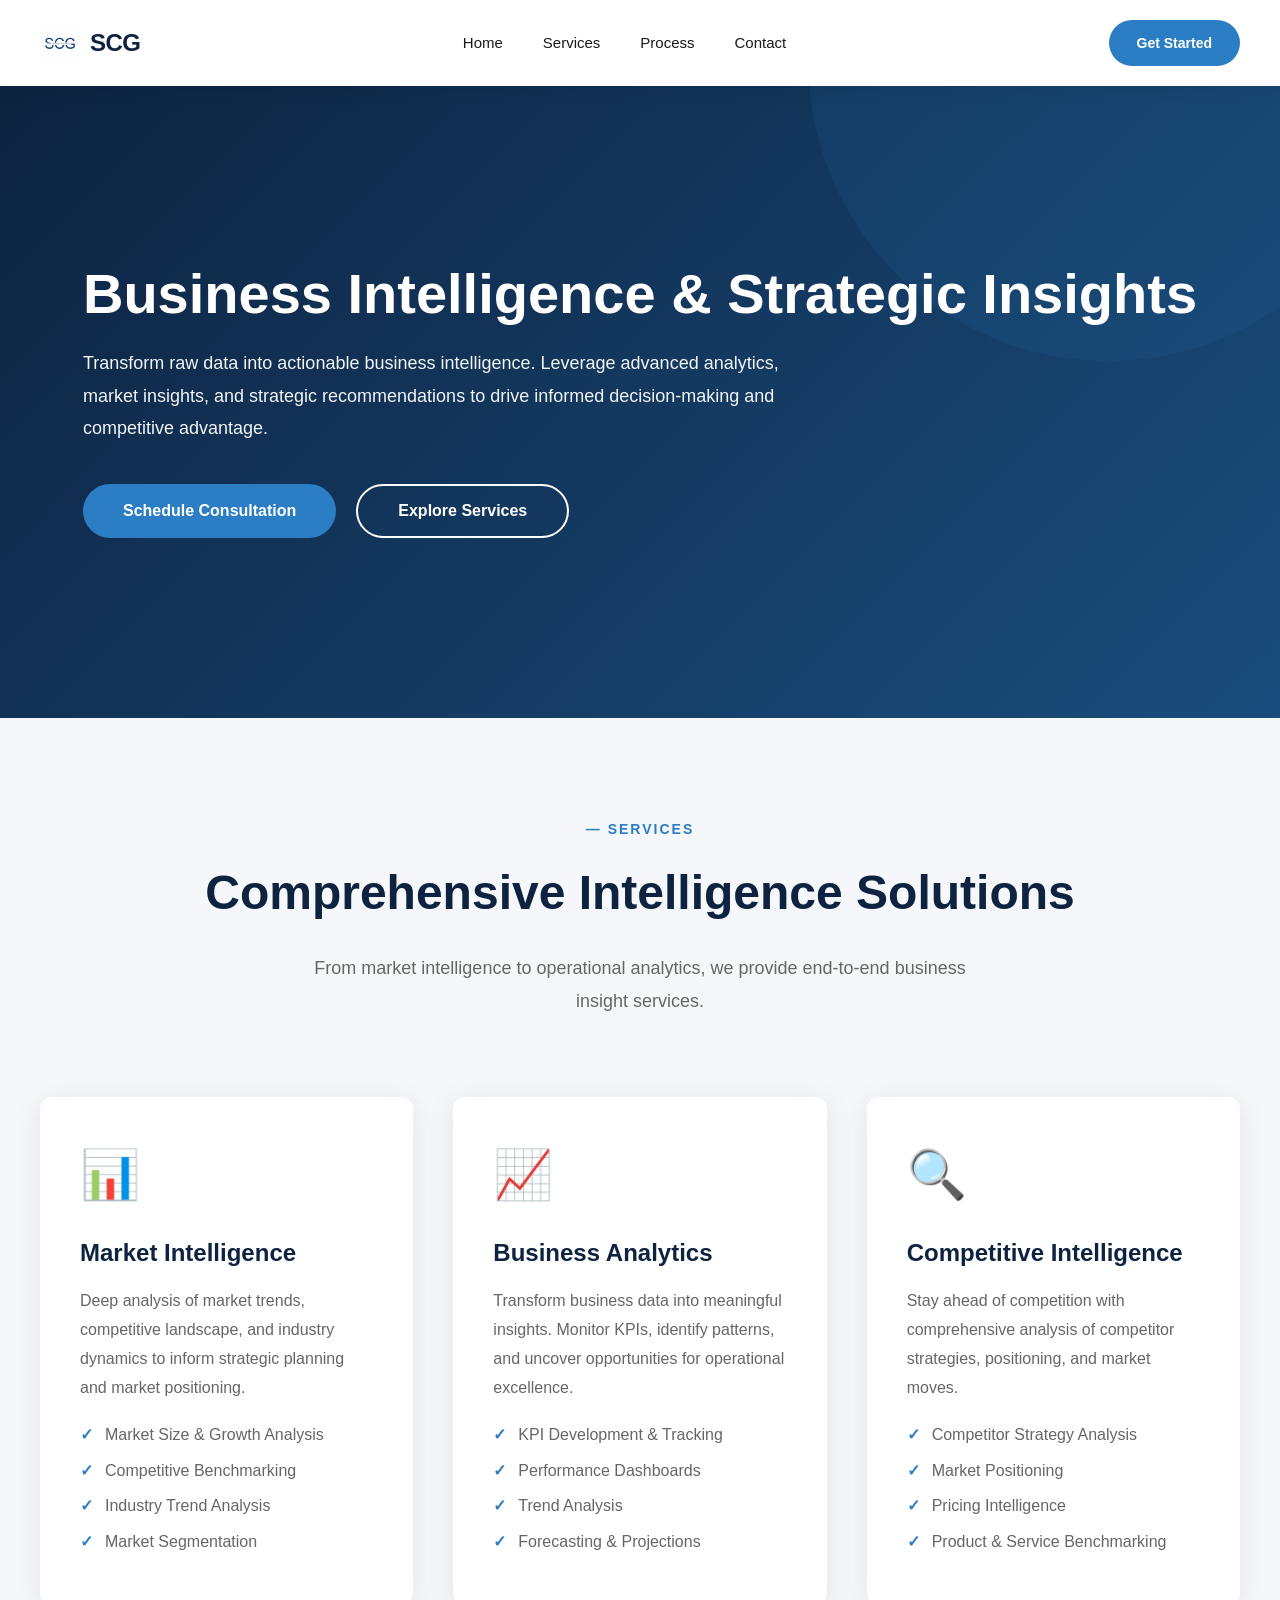
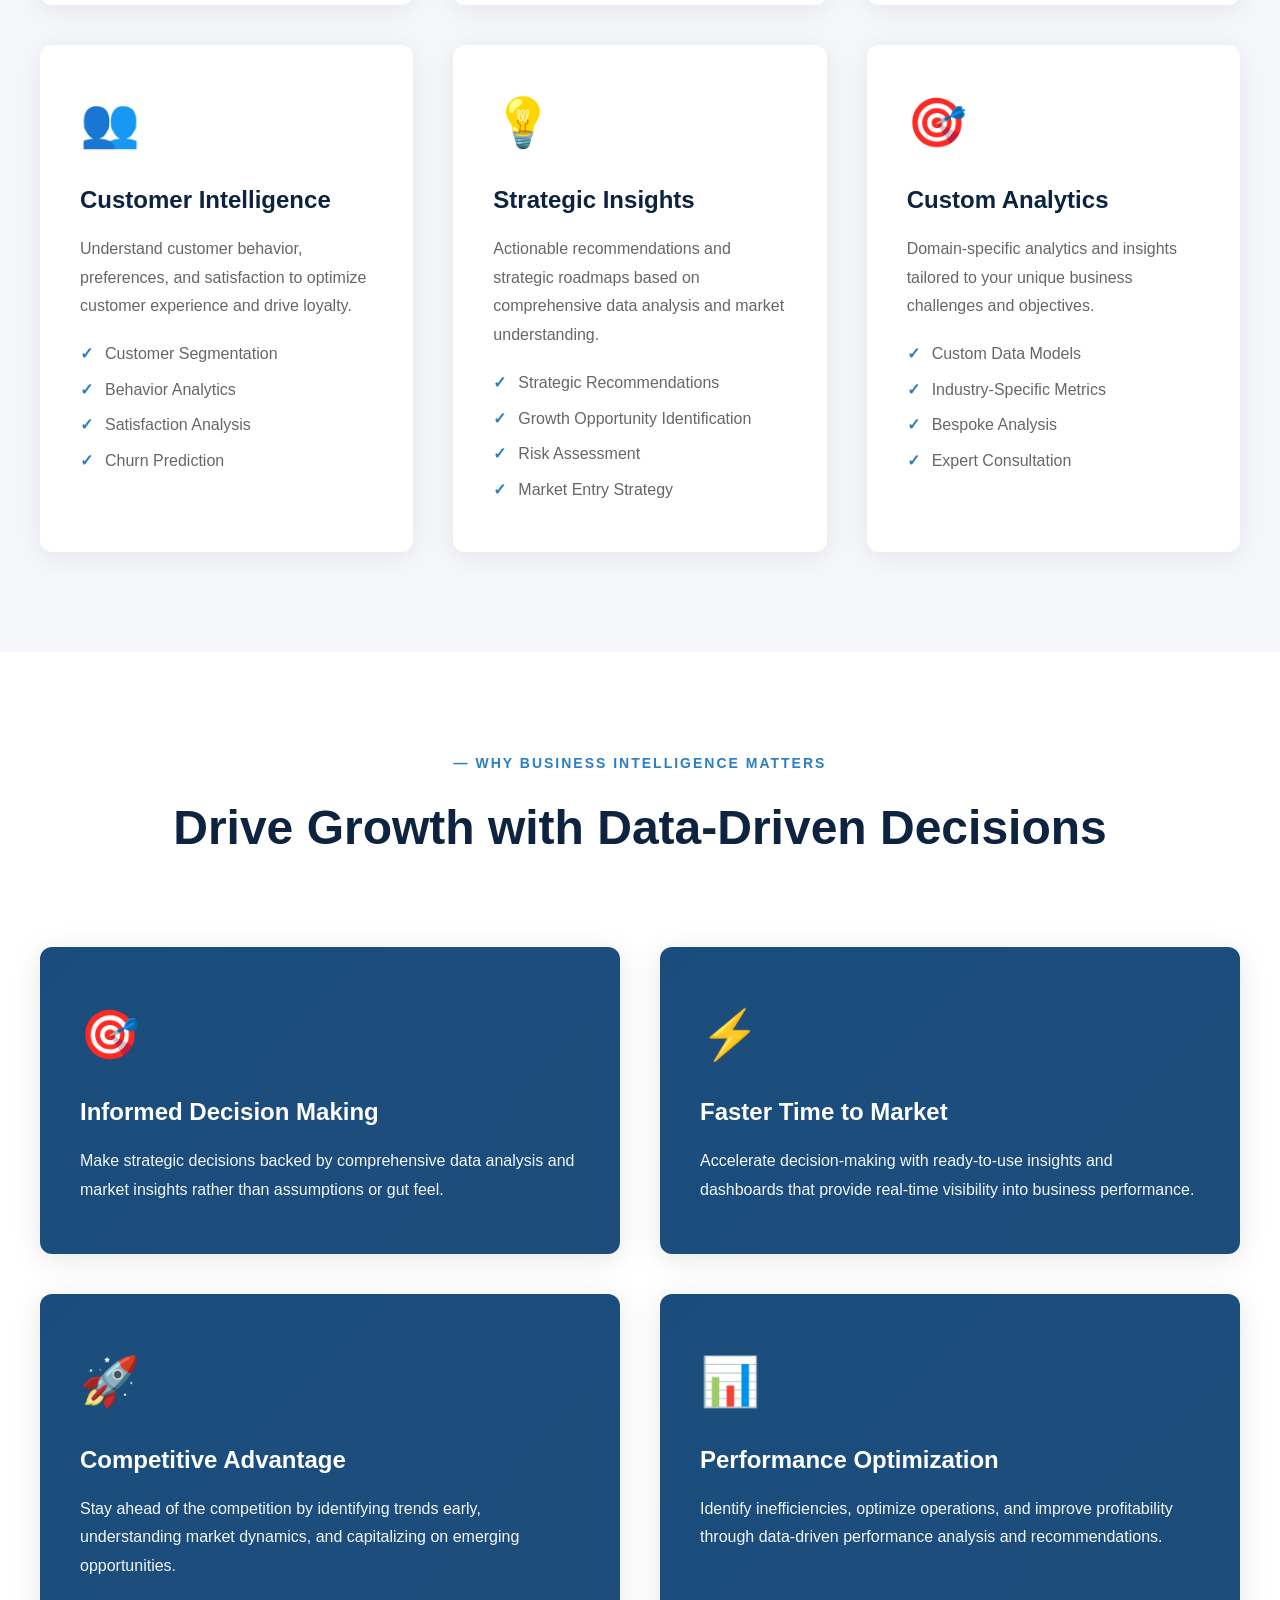
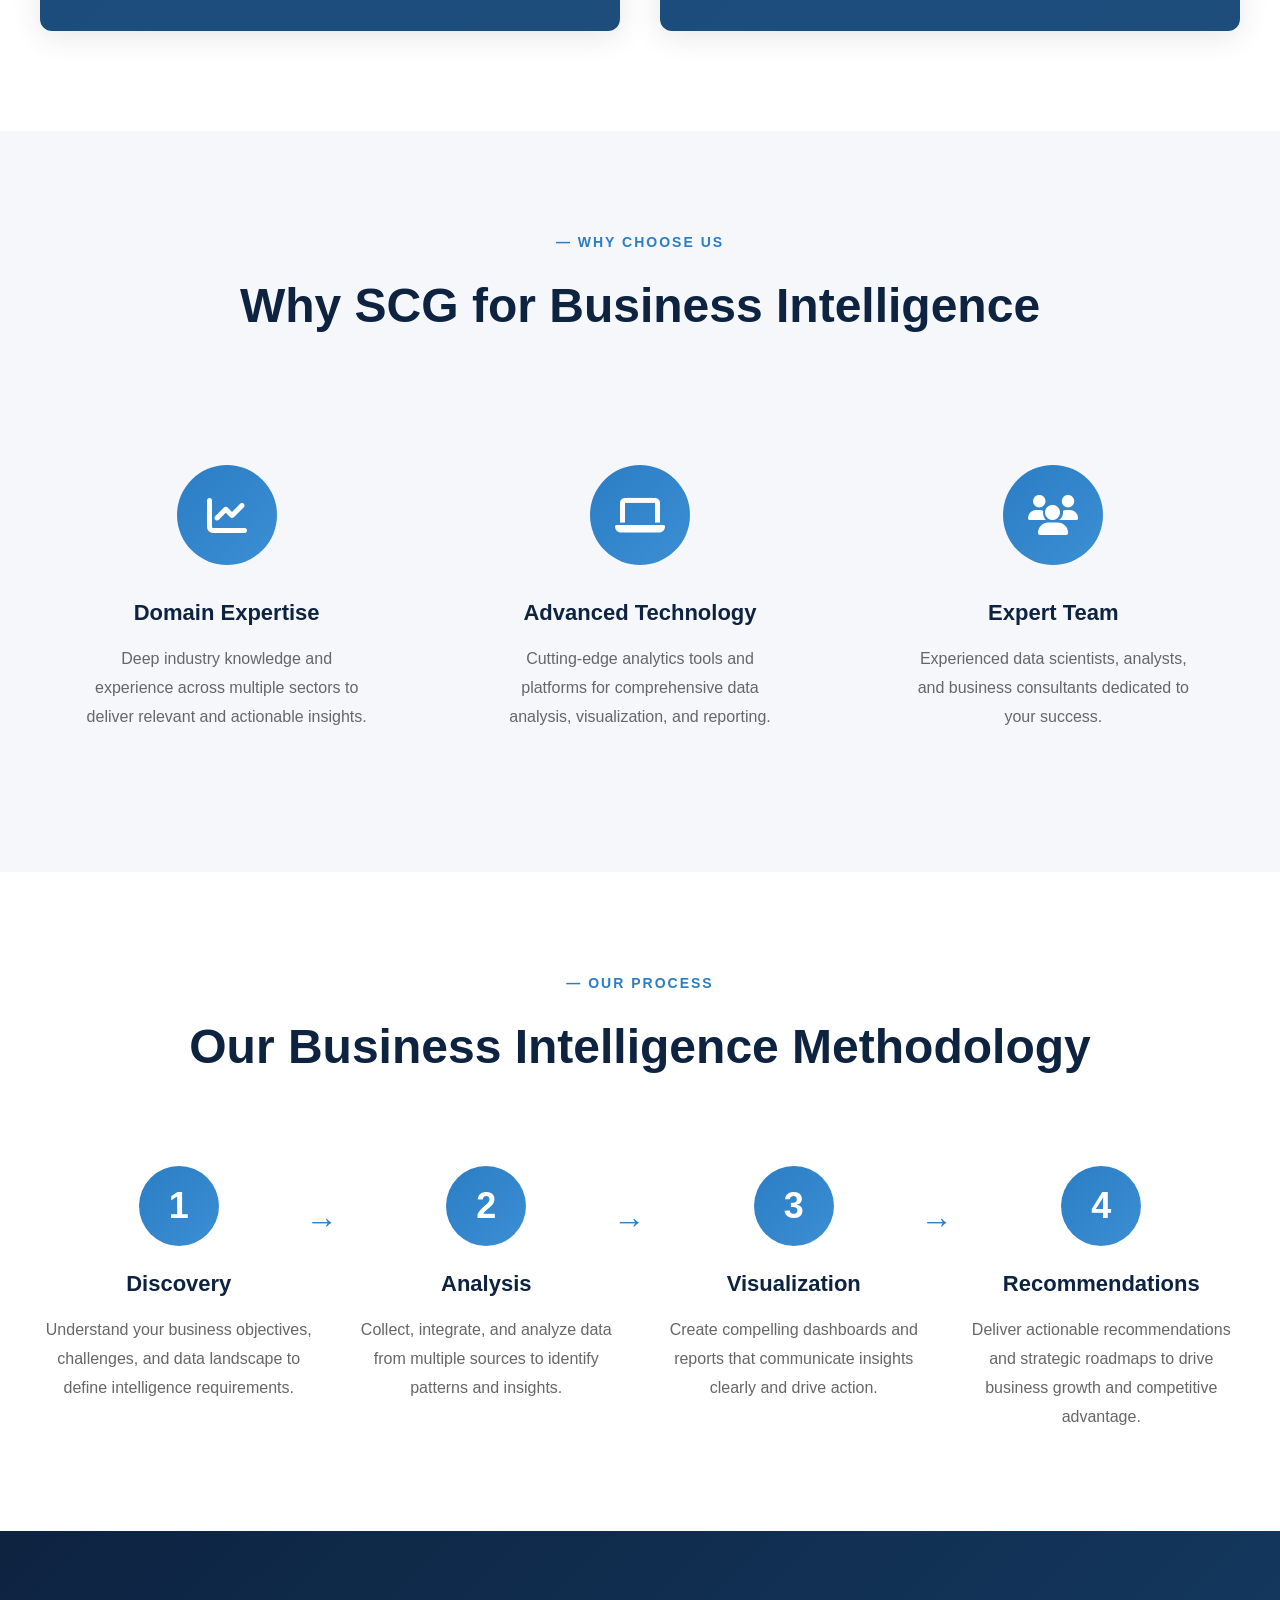
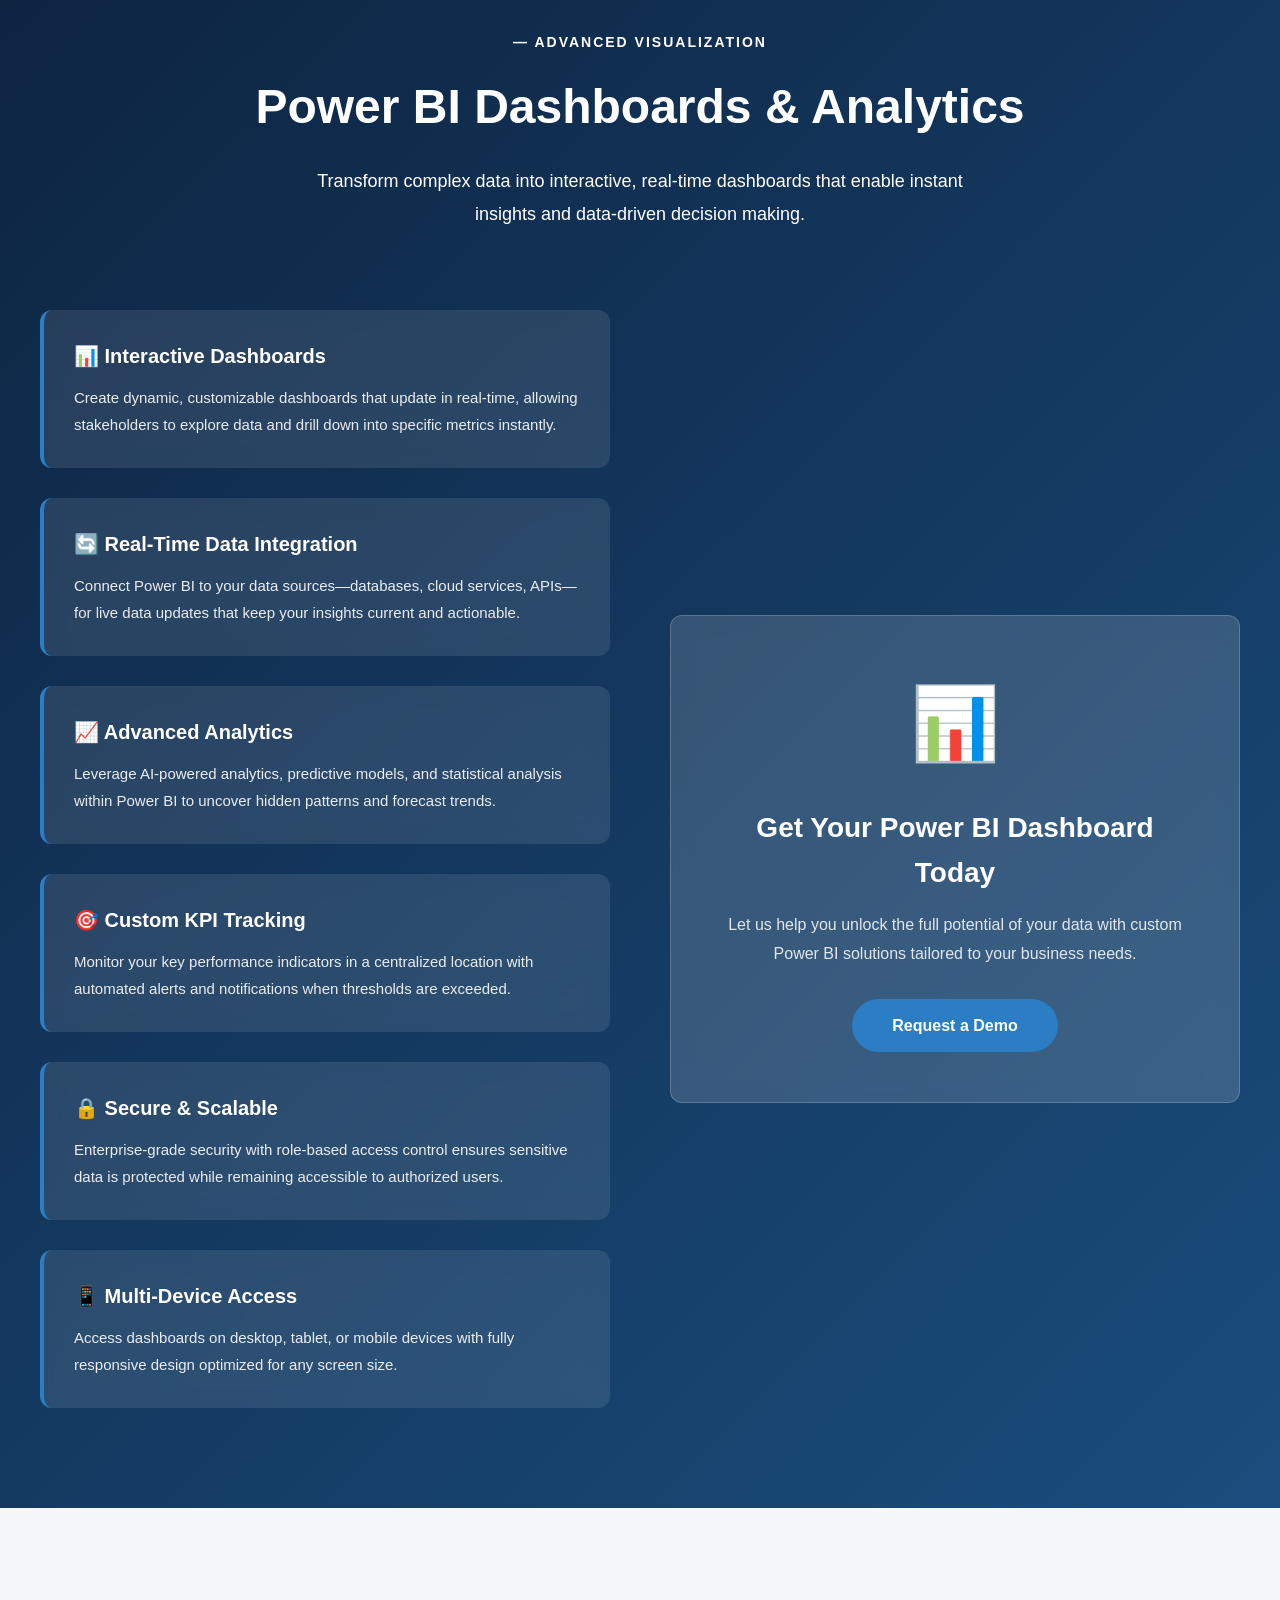
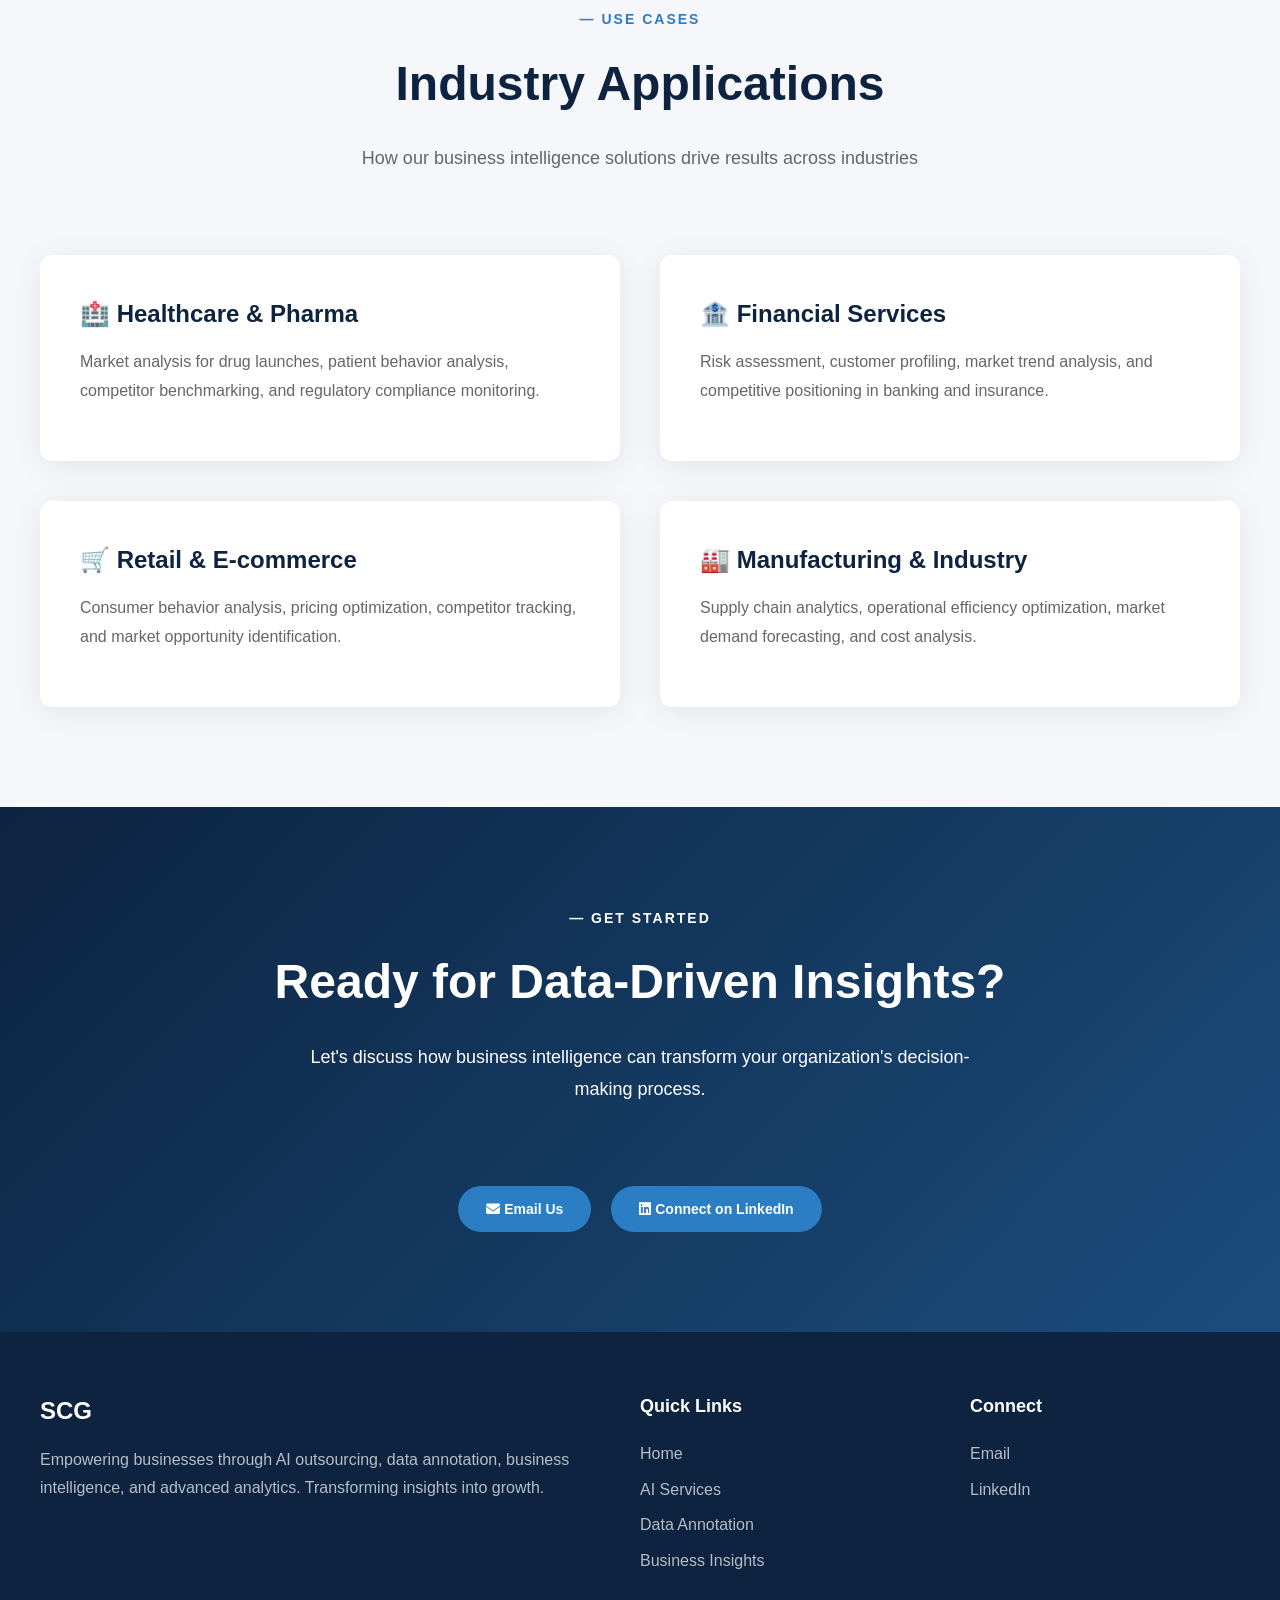
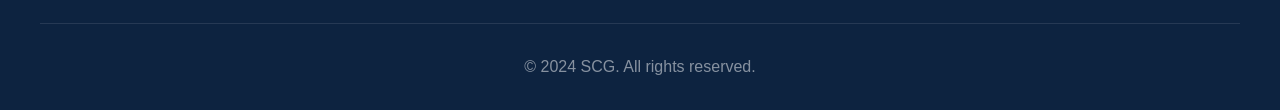
<file: business-insights.html>
<!DOCTYPE html>
<html lang="en">
<head>
    <meta charset="UTF-8">
    <meta name="viewport" content="width=device-width, initial-scale=1.0">
    <meta name="description" content="Business Intelligence & Insights Services - Transform raw data into strategic business intelligence with advanced analytics, market trends, and actionable insights.">
    <meta name="keywords" content="business intelligence, data insights, market analysis, business analytics, strategic insights">
    <meta name="author" content="SCG">
    <meta property="og:title" content="Business Intelligence & Insights Services - SCG">
    <meta property="og:description" content="Transform data into strategic business intelligence with our comprehensive analytics and insights solutions.">
    <meta property="og:type" content="website">
    <meta property="og:url" content="https://shoolinconsulting.com/business-insights.html">
    <title>Business Intelligence & Insights Services - SCG</title>
    <link rel="icon" href="assets/icon.png" type="image/png">
    <link rel="canonical" href="https://shoolinconsulting.com/business-insights.html">
    <link rel="stylesheet" href="https://cdnjs.cloudflare.com/ajax/libs/font-awesome/6.4.0/css/all.min.css">
    <style>
        * {
            margin: 0;
            padding: 0;
            box-sizing: border-box;
        }

        :root {
            --primary-color: #0d2340;
            --secondary-color: #1a4d7d;
            --accent-color: #2b7dc4;
            --text-dark: #1a1a1a;
            --text-light: #666;
            --bg-light: #f5f7fa;
            --white: #ffffff;
        }

        body {
            font-family: 'Segoe UI', Tahoma, Geneva, Verdana, sans-serif;
            line-height: 1.6;
            color: var(--text-dark);
            overflow-x: hidden;
        }

        /* Navigation */
        nav {
            position: fixed;
            top: 0;
            width: 100%;
            background: rgba(255, 255, 255, 0.98);
            backdrop-filter: blur(10px);
            box-shadow: 0 2px 20px rgba(0,0,0,0.08);
            z-index: 1000;
            transition: all 0.3s ease;
        }

        nav.scrolled {
            padding: 10px 0;
            box-shadow: 0 4px 30px rgba(0,0,0,0.12);
        }

        .nav-container {
            max-width: 1400px;
            margin: 0 auto;
            padding: 20px 40px;
            display: flex;
            justify-content: space-between;
            align-items: center;
        }

        .logo {
            font-size: 24px;
            font-weight: 700;
            color: var(--primary-color);
            letter-spacing: -0.5px;
            text-decoration: none;
            display: flex;
            align-items: center;
            gap: 10px;
        }

        .logo-icon {
            width: 40px;
            height: 40px;
            display: flex;
            align-items: center;
            justify-content: center;
        }

        .logo-icon img {
            width: 100%;
            height: 100%;
            object-fit: contain;
        }

        .nav-links {
            display: flex;
            gap: 40px;
            list-style: none;
        }

        .nav-links a {
            text-decoration: none;
            color: var(--text-dark);
            font-weight: 500;
            font-size: 15px;
            transition: color 0.3s ease;
            position: relative;
        }

        .nav-links a:hover {
            color: var(--accent-color);
        }

        .cta-button {
            background: var(--accent-color);
            color: white;
            padding: 12px 28px;
            border-radius: 30px;
            text-decoration: none;
            font-weight: 600;
            transition: all 0.3s ease;
            font-size: 14px;
        }

        .cta-button:hover {
            transform: translateY(-2px);
            box-shadow: 0 10px 30px rgba(43, 125, 196, 0.3);
        }

        /* Hero Section */
        .hero {
            margin-top: 80px;
            min-height: 60vh;
            display: flex;
            align-items: center;
            background: linear-gradient(135deg, var(--primary-color), var(--secondary-color));
            position: relative;
            overflow: hidden;
            color: var(--white);
        }

        .hero::before {
            content: '';
            position: absolute;
            top: -50%;
            right: -10%;
            width: 600px;
            height: 600px;
            background: rgba(43, 125, 196, 0.1);
            border-radius: 50%;
        }

        .hero-content {
            max-width: 1400px;
            margin: 0 auto;
            padding: 80px 40px;
            position: relative;
            z-index: 1;
        }

        .hero h1 {
            font-size: 56px;
            font-weight: 700;
            margin-bottom: 20px;
            line-height: 1.2;
        }

        .hero-description {
            font-size: 18px;
            max-width: 700px;
            margin-bottom: 40px;
            line-height: 1.8;
            opacity: 0.95;
        }

        .hero-buttons {
            display: flex;
            gap: 20px;
            flex-wrap: wrap;
        }

        .btn-primary {
            background: var(--accent-color);
            color: white;
            padding: 14px 40px;
            border-radius: 30px;
            text-decoration: none;
            font-weight: 600;
            transition: all 0.3s ease;
            display: inline-block;
        }

        .btn-primary:hover {
            transform: translateY(-3px);
            box-shadow: 0 15px 40px rgba(255,255,255,0.3);
        }

        .btn-secondary {
            background: transparent;
            color: white;
            border: 2px solid white;
            padding: 12px 40px;
            border-radius: 30px;
            text-decoration: none;
            font-weight: 600;
            transition: all 0.3s ease;
            display: inline-block;
        }

        .btn-secondary:hover {
            background: white;
            color: var(--secondary-color);
        }

        /* Section Styles */
        section {
            padding: 100px 40px;
        }

        .container {
            max-width: 1400px;
            margin: 0 auto;
        }

        .section-header {
            text-align: center;
            margin-bottom: 80px;
        }

        .section-tag {
            font-size: 14px;
            color: var(--accent-color);
            font-weight: 700;
            text-transform: uppercase;
            letter-spacing: 2px;
            margin-bottom: 15px;
        }

        .section-title {
            font-size: 48px;
            font-weight: 700;
            color: var(--primary-color);
            margin-bottom: 20px;
        }

        .section-subtitle {
            font-size: 18px;
            color: var(--text-light);
            max-width: 700px;
            margin: 0 auto;
            line-height: 1.8;
        }

        /* Insight Types Section */
        .insight-types {
            background: var(--bg-light);
        }

        .types-grid {
            display: grid;
            grid-template-columns: repeat(3, 1fr);
            gap: 40px;
            margin-top: 60px;
        }

        .type-card {
            background: white;
            padding: 40px;
            border-radius: 12px;
            box-shadow: 0 5px 30px rgba(0,0,0,0.08);
            transition: all 0.3s ease;
        }

        .type-card:hover {
            transform: translateY(-10px);
            box-shadow: 0 15px 50px rgba(0,0,0,0.15);
        }

        .type-icon {
            font-size: 48px;
            margin-bottom: 20px;
        }

        .type-card h3 {
            font-size: 24px;
            color: var(--primary-color);
            margin-bottom: 15px;
        }

        .type-card p {
            color: var(--text-light);
            line-height: 1.8;
            margin-bottom: 20px;
        }

        .type-features {
            list-style: none;
            color: var(--text-light);
        }

        .type-features li {
            padding-left: 25px;
            margin-bottom: 10px;
            position: relative;
        }

        .type-features li::before {
            content: '✓';
            position: absolute;
            left: 0;
            color: var(--accent-color);
            font-weight: bold;
        }

        /* Benefits Section */
        .benefits {
            background: white;
        }

        .benefits-grid {
            display: grid;
            grid-template-columns: repeat(2, 1fr);
            gap: 40px;
            margin-top: 60px;
        }

        .benefit-card {
            background: linear-gradient(135deg, var(--secondary-color), #1e4d7b);
            color: white;
            padding: 50px 40px;
            border-radius: 12px;
            box-shadow: 0 5px 30px rgba(0,0,0,0.1);
            transition: all 0.3s ease;
        }

        .benefit-card:hover {
            transform: translateY(-10px);
            box-shadow: 0 15px 50px rgba(0,0,0,0.15);
        }

        .benefit-icon {
            font-size: 48px;
            margin-bottom: 20px;
        }

        .benefit-card h3 {
            font-size: 24px;
            margin-bottom: 15px;
        }

        .benefit-card p {
            font-size: 16px;
            line-height: 1.8;
            opacity: 0.95;
        }

        /* Features Section */
        .features {
            background: var(--bg-light);
        }

        .features-grid {
            display: grid;
            grid-template-columns: repeat(3, 1fr);
            gap: 40px;
            margin-top: 60px;
        }

        .feature-card {
            text-align: center;
            padding: 40px;
        }

        .feature-icon {
            width: 100px;
            height: 100px;
            background: linear-gradient(135deg, var(--accent-color), #3d8fd4);
            border-radius: 50%;
            display: flex;
            align-items: center;
            justify-content: center;
            margin: 0 auto 30px;
            font-size: 40px;
            color: white;
        }

        .feature-card h4 {
            font-size: 22px;
            margin-bottom: 15px;
            color: var(--primary-color);
        }

        .feature-card p {
            color: var(--text-light);
            line-height: 1.8;
        }

        /* Process Section */
        .process {
            background: white;
        }

        .process-steps {
            display: grid;
            grid-template-columns: repeat(4, 1fr);
            gap: 30px;
            margin-top: 60px;
        }

        .process-step {
            text-align: center;
            position: relative;
        }

        .step-number {
            width: 80px;
            height: 80px;
            background: linear-gradient(135deg, var(--accent-color), #3d8fd4);
            color: white;
            border-radius: 50%;
            display: flex;
            align-items: center;
            justify-content: center;
            margin: 0 auto 20px;
            font-size: 36px;
            font-weight: 700;
        }

        .process-step h3 {
            font-size: 22px;
            color: var(--primary-color);
            margin-bottom: 15px;
        }

        .process-step p {
            color: var(--text-light);
            line-height: 1.8;
        }

        .process-step::after {
            content: '→';
            position: absolute;
            right: -20px;
            top: 30px;
            font-size: 32px;
            color: var(--accent-color);
        }

        .process-step:last-child::after {
            display: none;
        }

        /* Power BI Dashboard Section */
        .powerbi-section {
            background: linear-gradient(135deg, var(--primary-color), var(--secondary-color));
            color: white;
        }

        .powerbi-section .section-title,
        .powerbi-section .section-subtitle,
        .powerbi-section .section-tag {
            color: white;
        }

        .powerbi-content {
            display: grid;
            grid-template-columns: 1fr 1fr;
            gap: 60px;
            align-items: center;
            margin-top: 60px;
        }

        .powerbi-features {
            display: grid;
            gap: 30px;
        }

        .powerbi-feature {
            background: rgba(255,255,255,0.1);
            padding: 30px;
            border-radius: 12px;
            border-left: 4px solid var(--accent-color);
            backdrop-filter: blur(10px);
        }

        .powerbi-feature h4 {
            font-size: 20px;
            margin-bottom: 12px;
            color: white;
        }

        .powerbi-feature p {
            color: rgba(255,255,255,0.9);
            line-height: 1.8;
            font-size: 15px;
        }

        .powerbi-demo {
            background: rgba(255,255,255,0.15);
            padding: 50px;
            border-radius: 12px;
            text-align: center;
            backdrop-filter: blur(10px);
            border: 1px solid rgba(255,255,255,0.2);
        }

        .powerbi-icon {
            font-size: 72px;
            margin-bottom: 25px;
            color: var(--accent-color);
        }

        .powerbi-demo h3 {
            font-size: 28px;
            margin-bottom: 15px;
            color: white;
        }

        .powerbi-demo p {
            font-size: 16px;
            color: rgba(255,255,255,0.85);
            margin-bottom: 30px;
            line-height: 1.8;
        }

        .powerbi-cta {
            background: var(--accent-color);
            color: white;
            padding: 14px 40px;
            border-radius: 30px;
            text-decoration: none;
            font-weight: 600;
            display: inline-block;
            transition: all 0.3s ease;
        }

        .powerbi-cta:hover {
            transform: translateY(-3px);
            box-shadow: 0 15px 40px rgba(255,255,255,0.3);
        }

        /* Use Cases Section */
        .use-cases {
            background: var(--bg-light);
        }

        .use-cases-grid {
            display: grid;
            grid-template-columns: repeat(2, 1fr);
            gap: 40px;
            margin-top: 60px;
        }

        .use-case-card {
            background: white;
            padding: 40px;
            border-radius: 12px;
            box-shadow: 0 5px 30px rgba(0,0,0,0.08);
        }

        .use-case-card h3 {
            font-size: 24px;
            color: var(--primary-color);
            margin-bottom: 15px;
        }

        .use-case-card p {
            color: var(--text-light);
            line-height: 1.8;
            margin-bottom: 15px;
        }

        /* Contact Section */
        .contact {
            background: linear-gradient(135deg, var(--primary-color) 0%, var(--secondary-color) 100%);
            color: white;
        }

        .contact .section-title,
        .contact .section-subtitle,
        .contact .section-tag {
            color: white;
        }

        .contact-buttons {
            display: flex;
            gap: 20px;
            justify-content: center;
            margin-top: 40px;
            flex-wrap: wrap;
        }

        /* Footer */
        footer {
            background: var(--primary-color);
            color: white;
            padding: 60px 40px 30px;
        }

        .footer-content {
            max-width: 1400px;
            margin: 0 auto;
            display: grid;
            grid-template-columns: 2fr 1fr 1fr;
            gap: 60px;
            margin-bottom: 40px;
        }

        .footer-about h3 {
            font-size: 24px;
            margin-bottom: 15px;
        }

        .footer-about p {
            color: rgba(255,255,255,0.7);
            line-height: 1.8;
        }

        .footer-links h4 {
            font-size: 18px;
            margin-bottom: 20px;
        }

        .footer-links ul {
            list-style: none;
        }

        .footer-links a {
            color: rgba(255,255,255,0.7);
            text-decoration: none;
            display: block;
            margin-bottom: 10px;
            transition: color 0.3s ease;
        }

        .footer-links a:hover {
            color: white;
        }

        .footer-bottom {
            max-width: 1400px;
            margin: 0 auto;
            padding-top: 30px;
            border-top: 1px solid rgba(255,255,255,0.1);
            text-align: center;
            color: rgba(255,255,255,0.5);
        }

        @media (max-width: 968px) {
            .hero h1 {
                font-size: 42px;
            }

            .types-grid,
            .benefits-grid,
            .features-grid,
            .use-cases-grid {
                grid-template-columns: 1fr;
            }

            .process-steps {
                grid-template-columns: 1fr;
            }

            .process-step::after {
                transform: rotate(90deg);
                right: auto;
                bottom: -20px;
                top: auto;
            }

            .powerbi-content {
                grid-template-columns: 1fr;
                gap: 40px;
            }

            .footer-content {
                grid-template-columns: 1fr;
            }

            .section-title {
                font-size: 36px;
            }

            .nav-links {
                gap: 20px;
            }
        }
    </style>
</head>
<body>
    <nav id="navbar">
        <div class="nav-container">
            <a href="index.html" class="logo">
                <div class="logo-icon">
                    <img src="assets/icon.png" alt="Shoolin Consulting Logo">
                </div>
                <span>SCG</span>
            </a>
            <ul class="nav-links">
                <li><a href="index.html">Home</a></li>
                <li><a href="#services">Services</a></li>
                <li><a href="#process">Process</a></li>
                <li><a href="#contact">Contact</a></li>
            </ul>
            <a href="#contact" class="cta-button">Get Started</a>
        </div>
    </nav>

    <section class="hero">
        <div class="hero-content">
            <h1>Business Intelligence & Strategic Insights</h1>
            <p class="hero-description">Transform raw data into actionable business intelligence. Leverage advanced analytics, market insights, and strategic recommendations to drive informed decision-making and competitive advantage.</p>
            
            <div class="hero-buttons">
                <a href="#contact" class="btn-primary">Schedule Consultation</a>
                <a href="#services" class="btn-secondary">Explore Services</a>
            </div>
        </div>
    </section>

    <!-- Insight Types Section -->
    <section class="insight-types" id="services">
        <div class="container">
            <div class="section-header">
                <div class="section-tag">— SERVICES</div>
                <h2 class="section-title">Comprehensive Intelligence Solutions</h2>
                <p class="section-subtitle">From market intelligence to operational analytics, we provide end-to-end business insight services.</p>
            </div>

            <div class="types-grid">
                <div class="type-card">
                    <div class="type-icon">📊</div>
                    <h3>Market Intelligence</h3>
                    <p>Deep analysis of market trends, competitive landscape, and industry dynamics to inform strategic planning and market positioning.</p>
                    <ul class="type-features">
                        <li>Market Size & Growth Analysis</li>
                        <li>Competitive Benchmarking</li>
                        <li>Industry Trend Analysis</li>
                        <li>Market Segmentation</li>
                    </ul>
                </div>

                <div class="type-card">
                    <div class="type-icon">📈</div>
                    <h3>Business Analytics</h3>
                    <p>Transform business data into meaningful insights. Monitor KPIs, identify patterns, and uncover opportunities for operational excellence.</p>
                    <ul class="type-features">
                        <li>KPI Development & Tracking</li>
                        <li>Performance Dashboards</li>
                        <li>Trend Analysis</li>
                        <li>Forecasting & Projections</li>
                    </ul>
                </div>

                <div class="type-card">
                    <div class="type-icon">🔍</div>
                    <h3>Competitive Intelligence</h3>
                    <p>Stay ahead of competition with comprehensive analysis of competitor strategies, positioning, and market moves.</p>
                    <ul class="type-features">
                        <li>Competitor Strategy Analysis</li>
                        <li>Market Positioning</li>
                        <li>Pricing Intelligence</li>
                        <li>Product & Service Benchmarking</li>
                    </ul>
                </div>

                <div class="type-card">
                    <div class="type-icon">👥</div>
                    <h3>Customer Intelligence</h3>
                    <p>Understand customer behavior, preferences, and satisfaction to optimize customer experience and drive loyalty.</p>
                    <ul class="type-features">
                        <li>Customer Segmentation</li>
                        <li>Behavior Analytics</li>
                        <li>Satisfaction Analysis</li>
                        <li>Churn Prediction</li>
                    </ul>
                </div>

                <div class="type-card">
                    <div class="type-icon">💡</div>
                    <h3>Strategic Insights</h3>
                    <p>Actionable recommendations and strategic roadmaps based on comprehensive data analysis and market understanding.</p>
                    <ul class="type-features">
                        <li>Strategic Recommendations</li>
                        <li>Growth Opportunity Identification</li>
                        <li>Risk Assessment</li>
                        <li>Market Entry Strategy</li>
                    </ul>
                </div>

                <div class="type-card">
                    <div class="type-icon">🎯</div>
                    <h3>Custom Analytics</h3>
                    <p>Domain-specific analytics and insights tailored to your unique business challenges and objectives.</p>
                    <ul class="type-features">
                        <li>Custom Data Models</li>
                        <li>Industry-Specific Metrics</li>
                        <li>Bespoke Analysis</li>
                        <li>Expert Consultation</li>
                    </ul>
                </div>
            </div>
        </div>
    </section>

    <!-- Benefits Section -->
    <section class="benefits">
        <div class="container">
            <div class="section-header">
                <div class="section-tag">— WHY BUSINESS INTELLIGENCE MATTERS</div>
                <h2 class="section-title">Drive Growth with Data-Driven Decisions</h2>
            </div>

            <div class="benefits-grid">
                <div class="benefit-card">
                    <div class="benefit-icon">🎯</div>
                    <h3>Informed Decision Making</h3>
                    <p>Make strategic decisions backed by comprehensive data analysis and market insights rather than assumptions or gut feel.</p>
                </div>
                <div class="benefit-card">
                    <div class="benefit-icon">⚡</div>
                    <h3>Faster Time to Market</h3>
                    <p>Accelerate decision-making with ready-to-use insights and dashboards that provide real-time visibility into business performance.</p>
                </div>
                <div class="benefit-card">
                    <div class="benefit-icon">🚀</div>
                    <h3>Competitive Advantage</h3>
                    <p>Stay ahead of the competition by identifying trends early, understanding market dynamics, and capitalizing on emerging opportunities.</p>
                </div>
                <div class="benefit-card">
                    <div class="benefit-icon">📊</div>
                    <h3>Performance Optimization</h3>
                    <p>Identify inefficiencies, optimize operations, and improve profitability through data-driven performance analysis and recommendations.</p>
                </div>
            </div>
        </div>
    </section>

    <!-- Features Section -->
    <section class="features">
        <div class="container">
            <div class="section-header">
                <div class="section-tag">— WHY CHOOSE US</div>
                <h2 class="section-title">Why SCG for Business Intelligence</h2>
            </div>

            <div class="features-grid">
                <div class="feature-card">
                    <div class="feature-icon"><i class="fas fa-chart-line"></i></div>
                    <h4>Domain Expertise</h4>
                    <p>Deep industry knowledge and experience across multiple sectors to deliver relevant and actionable insights.</p>
                </div>

                <div class="feature-card">
                    <div class="feature-icon"><i class="fas fa-laptop"></i></div>
                    <h4>Advanced Technology</h4>
                    <p>Cutting-edge analytics tools and platforms for comprehensive data analysis, visualization, and reporting.</p>
                </div>

                <div class="feature-card">
                    <div class="feature-icon"><i class="fas fa-users"></i></div>
                    <h4>Expert Team</h4>
                    <p>Experienced data scientists, analysts, and business consultants dedicated to your success.</p>
                </div>
            </div>
        </div>
    </section>

    <!-- Process Section -->
    <section class="process" id="process">
        <div class="container">
            <div class="section-header">
                <div class="section-tag">— OUR PROCESS</div>
                <h2 class="section-title">Our Business Intelligence Methodology</h2>
            </div>

            <div class="process-steps">
                <div class="process-step">
                    <div class="step-number">1</div>
                    <h3>Discovery</h3>
                    <p>Understand your business objectives, challenges, and data landscape to define intelligence requirements.</p>
                </div>
                <div class="process-step">
                    <div class="step-number">2</div>
                    <h3>Analysis</h3>
                    <p>Collect, integrate, and analyze data from multiple sources to identify patterns and insights.</p>
                </div>
                <div class="process-step">
                    <div class="step-number">3</div>
                    <h3>Visualization</h3>
                    <p>Create compelling dashboards and reports that communicate insights clearly and drive action.</p>
                </div>
                <div class="process-step">
                    <div class="step-number">4</div>
                    <h3>Recommendations</h3>
                    <p>Deliver actionable recommendations and strategic roadmaps to drive business growth and competitive advantage.</p>
                </div>
            </div>
        </div>
    </section>

    <!-- Power BI Dashboard Section -->
    <section class="powerbi-section">
        <div class="container">
            <div class="section-header">
                <div class="section-tag">— ADVANCED VISUALIZATION</div>
                <h2 class="section-title">Power BI Dashboards & Analytics</h2>
                <p class="section-subtitle">Transform complex data into interactive, real-time dashboards that enable instant insights and data-driven decision making.</p>
            </div>

            <div class="powerbi-content">
                <div class="powerbi-features">
                    <div class="powerbi-feature">
                        <h4>📊 Interactive Dashboards</h4>
                        <p>Create dynamic, customizable dashboards that update in real-time, allowing stakeholders to explore data and drill down into specific metrics instantly.</p>
                    </div>
                    <div class="powerbi-feature">
                        <h4>🔄 Real-Time Data Integration</h4>
                        <p>Connect Power BI to your data sources—databases, cloud services, APIs—for live data updates that keep your insights current and actionable.</p>
                    </div>
                    <div class="powerbi-feature">
                        <h4>📈 Advanced Analytics</h4>
                        <p>Leverage AI-powered analytics, predictive models, and statistical analysis within Power BI to uncover hidden patterns and forecast trends.</p>
                    </div>
                    <div class="powerbi-feature">
                        <h4>🎯 Custom KPI Tracking</h4>
                        <p>Monitor your key performance indicators in a centralized location with automated alerts and notifications when thresholds are exceeded.</p>
                    </div>
                    <div class="powerbi-feature">
                        <h4>🔒 Secure & Scalable</h4>
                        <p>Enterprise-grade security with role-based access control ensures sensitive data is protected while remaining accessible to authorized users.</p>
                    </div>
                    <div class="powerbi-feature">
                        <h4>📱 Multi-Device Access</h4>
                        <p>Access dashboards on desktop, tablet, or mobile devices with fully responsive design optimized for any screen size.</p>
                    </div>
                </div>

                <div class="powerbi-demo">
                    <div class="powerbi-icon">📊</div>
                    <h3>Get Your Power BI Dashboard Today</h3>
                    <p>Let us help you unlock the full potential of your data with custom Power BI solutions tailored to your business needs.</p>
                    <a href="#contact" class="powerbi-cta">Request a Demo</a>
                </div>
            </div>
        </div>
    </section>

    <!-- Use Cases Section -->
    <section class="use-cases">
        <div class="container">
            <div class="section-header">
                <div class="section-tag">— USE CASES</div>
                <h2 class="section-title">Industry Applications</h2>
                <p class="section-subtitle">How our business intelligence solutions drive results across industries</p>
            </div>

            <div class="use-cases-grid">
                <div class="use-case-card">
                    <h3>🏥 Healthcare & Pharma</h3>
                    <p>Market analysis for drug launches, patient behavior analysis, competitor benchmarking, and regulatory compliance monitoring.</p>
                </div>

                <div class="use-case-card">
                    <h3>🏦 Financial Services</h3>
                    <p>Risk assessment, customer profiling, market trend analysis, and competitive positioning in banking and insurance.</p>
                </div>

                <div class="use-case-card">
                    <h3>🛒 Retail & E-commerce</h3>
                    <p>Consumer behavior analysis, pricing optimization, competitor tracking, and market opportunity identification.</p>
                </div>

                <div class="use-case-card">
                    <h3>🏭 Manufacturing & Industry</h3>
                    <p>Supply chain analytics, operational efficiency optimization, market demand forecasting, and cost analysis.</p>
                </div>
            </div>
        </div>
    </section>

    <!-- Contact Section -->
    <section class="contact" id="contact">
        <div class="container">
            <div class="section-header">
                <div class="section-tag">— GET STARTED</div>
                <h2 class="section-title">Ready for Data-Driven Insights?</h2>
                <p class="section-subtitle">Let's discuss how business intelligence can transform your organization's decision-making process.</p>
            </div>

            <div class="contact-buttons">
                <a href="mailto:shoolinconsulting@gmail.com" class="cta-button">
                    <i class="fas fa-envelope"></i> Email Us
                </a>
                <a href="https://www.linkedin.com/company/shoolin-consulting-group" target="_blank" class="cta-button">
                    <i class="fab fa-linkedin"></i> Connect on LinkedIn
                </a>
            </div>
        </div>
    </section>

    <footer>
        <div class="footer-content">
            <div class="footer-about">
                <h3>SCG</h3>
                <p>Empowering businesses through AI outsourcing, data annotation, business intelligence, and advanced analytics. Transforming insights into growth.</p>
            </div>
            <div class="footer-links">
                <h4>Quick Links</h4>
                <ul>
                    <li><a href="index.html">Home</a></li>
                    <li><a href="ai-outsourcing.html">AI Services</a></li>
                    <li><a href="data-annotation.html">Data Annotation</a></li>
                    <li><a href="business-insights.html">Business Insights</a></li>
                </ul>
            </div>
            <div class="footer-links">
                <h4>Connect</h4>
                <ul>
                    <li><a href="mailto:shoolinconsulting@gmail.com">Email</a></li>
                    <li><a href="https://www.linkedin.com/company/shoolin-consulting-group" target="_blank">LinkedIn</a></li>
                </ul>
            </div>
        </div>
        <div class="footer-bottom">
            <p>© 2024 SCG. All rights reserved.</p>
        </div>
    </footer>

    <script>
        // Navbar scroll effect
        window.addEventListener('scroll', () => {
            const navbar = document.getElementById('navbar');
            if (window.scrollY > 50) {
                navbar.classList.add('scrolled');
            } else {
                navbar.classList.remove('scrolled');
            }
        });

        // Smooth scrolling
        document.querySelectorAll('a[href^="#"]').forEach(anchor => {
            anchor.addEventListener('click', function (e) {
                e.preventDefault();
                const target = document.querySelector(this.getAttribute('href'));
                if (target) {
                    target.scrollIntoView({
                        behavior: 'smooth',
                        block: 'start'
                    });
                }
            });
        });
    </script>
</body>
</html>
</file>
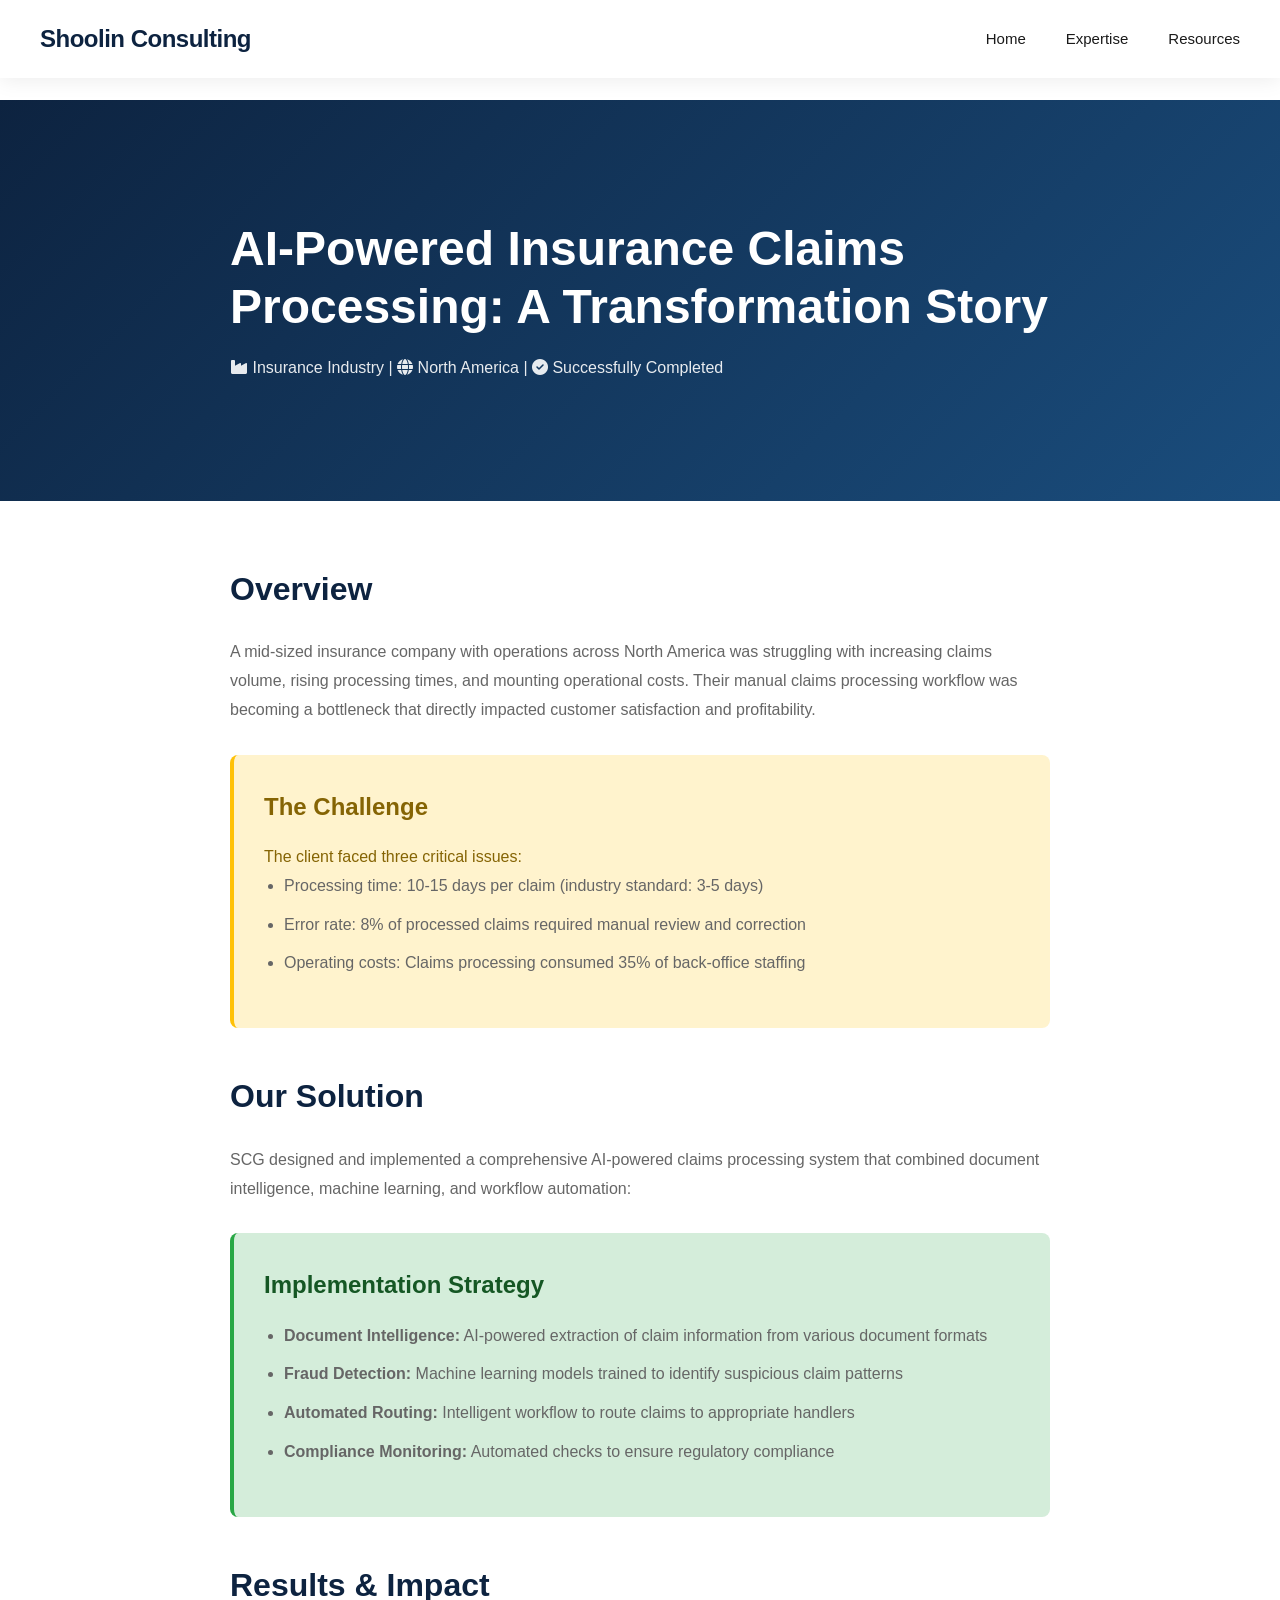
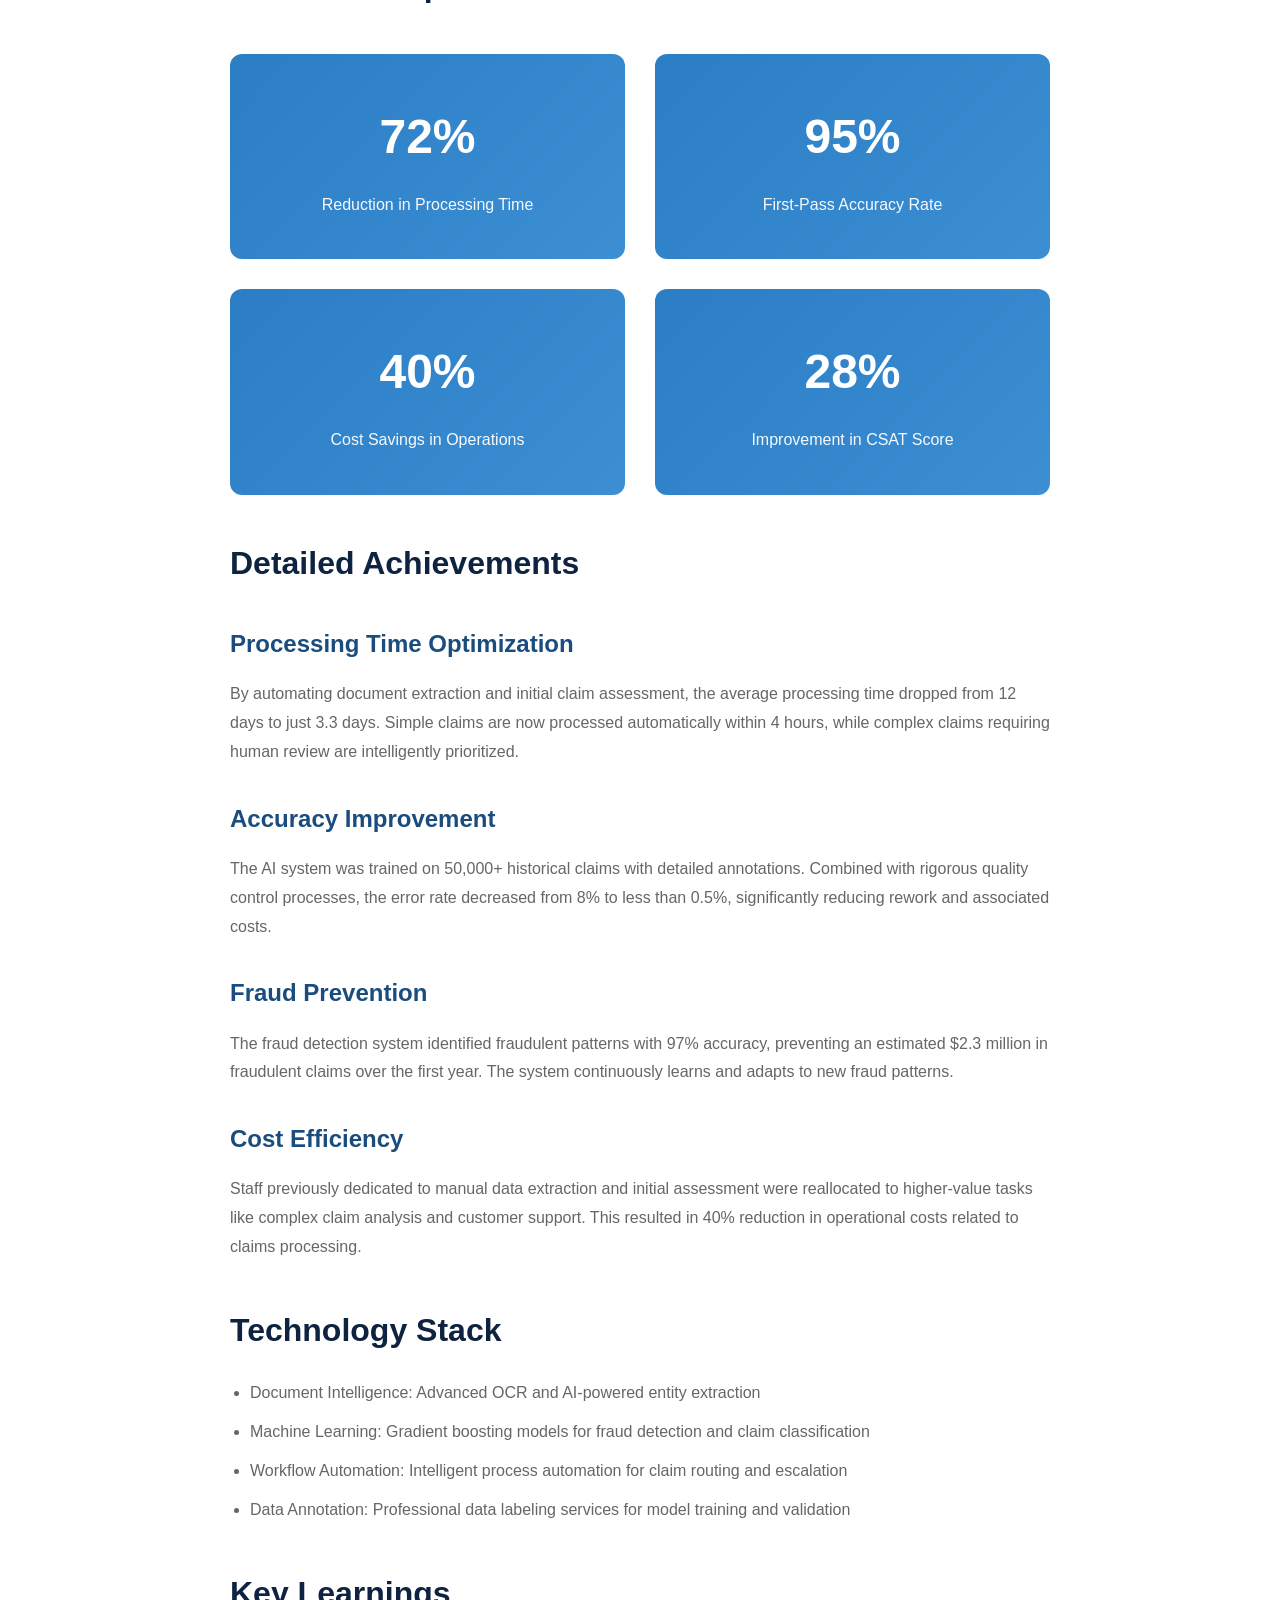
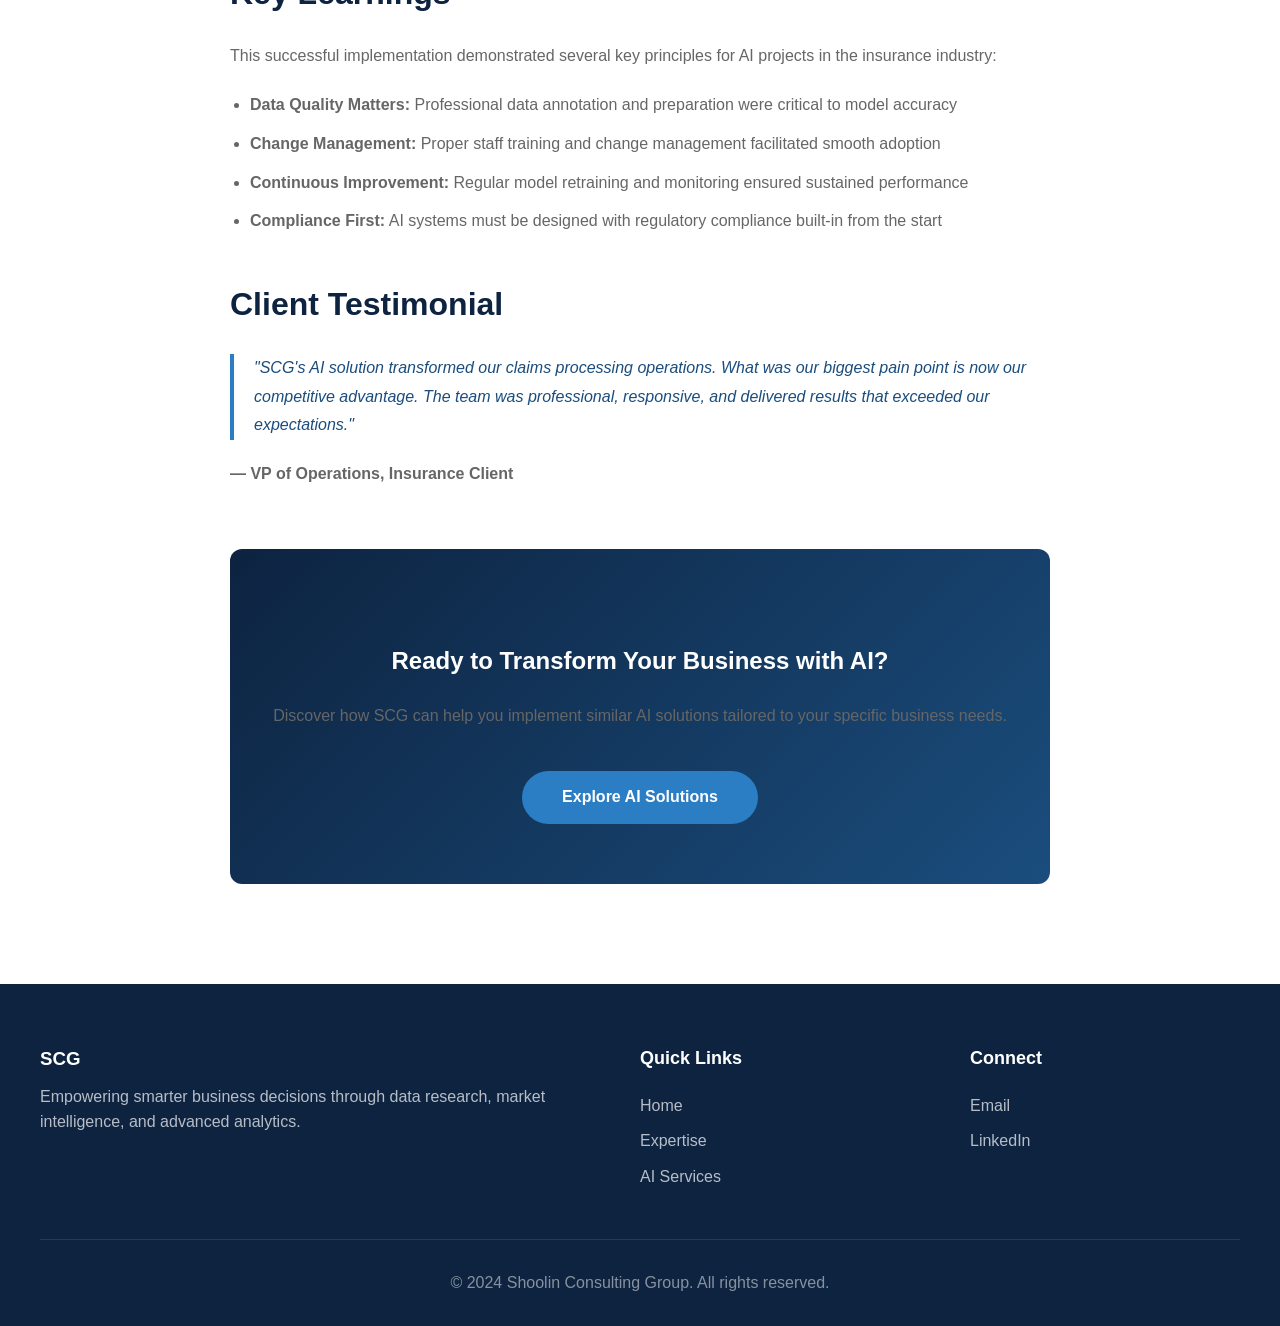
<file: case-study-insurance-claims.html>
<!DOCTYPE html>
<html lang="en">
<head>
    <meta charset="UTF-8">
    <meta name="viewport" content="width=device-width, initial-scale=1.0">
    <title>Case Study: AI-Powered Insurance Claims Processing - SCG</title>
    <link rel="icon" href="assets/icon.png" type="image/png">
    <link rel="stylesheet" href="https://cdnjs.cloudflare.com/ajax/libs/font-awesome/6.4.0/css/all.min.css">
    <style>
        * {
            margin: 0;
            padding: 0;
            box-sizing: border-box;
        }

        :root {
            --primary-color: #0d2340;
            --secondary-color: #1a4d7d;
            --accent-color: #2b7dc4;
            --text-dark: #1a1a1a;
            --text-light: #666;
            --bg-light: #f5f7fa;
            --white: #ffffff;
        }

        body {
            font-family: 'Segoe UI', Tahoma, Geneva, Verdana, sans-serif;
            line-height: 1.6;
            color: var(--text-dark);
            overflow-x: hidden;
        }

        /* Navigation */
        nav {
            position: fixed;
            top: 0;
            width: 100%;
            background: rgba(255, 255, 255, 0.98);
            backdrop-filter: blur(10px);
            box-shadow: 0 2px 20px rgba(0,0,0,0.08);
            z-index: 1000;
            transition: all 0.3s ease;
        }

        nav.scrolled {
            padding: 10px 0;
            box-shadow: 0 4px 30px rgba(0,0,0,0.12);
        }

        .nav-container {
            max-width: 1400px;
            margin: 0 auto;
            padding: 20px 40px;
            display: flex;
            justify-content: space-between;
            align-items: center;
        }

        .logo {
            font-size: 24px;
            font-weight: 700;
            color: var(--primary-color);
            letter-spacing: -0.5px;
            text-decoration: none;
        }

        .nav-links {
            display: flex;
            gap: 40px;
            list-style: none;
        }

        .nav-links a {
            text-decoration: none;
            color: var(--text-dark);
            font-weight: 500;
            font-size: 15px;
            transition: color 0.3s ease;
        }

        .nav-links a:hover {
            color: var(--accent-color);
        }

        /* Case Study Header */
        .case-header {
            margin-top: 100px;
            padding: 60px 40px;
            background: linear-gradient(135deg, #0d2340 0%, #1a4d7d 100%);
            color: white;
        }

        .case-header h1 {
            font-size: 48px;
            margin-bottom: 20px;
            line-height: 1.2;
        }

        .case-meta {
            font-size: 16px;
            opacity: 0.9;
            margin-bottom: 20px;
        }

        .case-container {
            max-width: 900px;
            margin: 60px auto;
            padding: 0 40px;
        }

        .case-content {
            color: var(--text-dark);
            line-height: 1.8;
        }

        .case-content h2 {
            font-size: 32px;
            color: var(--primary-color);
            margin-top: 40px;
            margin-bottom: 20px;
        }

        .case-content h3 {
            font-size: 24px;
            color: var(--secondary-color);
            margin-top: 30px;
            margin-bottom: 15px;
        }

        .case-content p {
            margin-bottom: 20px;
            color: var(--text-light);
        }

        .metrics-grid {
            display: grid;
            grid-template-columns: repeat(2, 1fr);
            gap: 30px;
            margin: 40px 0;
        }

        .metric-card {
            background: linear-gradient(135deg, var(--accent-color), #3d8fd4);
            color: white;
            padding: 40px;
            border-radius: 12px;
            text-align: center;
        }

        .metric-number {
            font-size: 48px;
            font-weight: 700;
            margin-bottom: 10px;
        }

        .metric-label {
            font-size: 16px;
            opacity: 0.95;
        }

        .challenge-box {
            background: #fff3cd;
            border-left: 4px solid #ffc107;
            padding: 30px;
            margin: 30px 0;
            border-radius: 8px;
        }

        .solution-box {
            background: #d4edda;
            border-left: 4px solid #28a745;
            padding: 30px;
            margin: 30px 0;
            border-radius: 8px;
        }

        .case-content ul {
            margin-left: 20px;
            margin-bottom: 20px;
        }

        .case-content li {
            margin-bottom: 10px;
            color: var(--text-light);
        }

        .cta-section {
            background: linear-gradient(135deg, var(--primary-color) 0%, var(--secondary-color) 100%);
            color: white;
            padding: 60px 40px;
            text-align: center;
            border-radius: 12px;
            margin-top: 60px;
        }

        .cta-section h3 {
            color: white;
            margin-bottom: 20px;
        }

        .cta-button {
            background: var(--accent-color);
            color: white;
            padding: 12px 40px;
            border-radius: 30px;
            text-decoration: none;
            font-weight: 600;
            transition: all 0.3s ease;
            display: inline-block;
            margin-top: 20px;
        }

        .cta-button:hover {
            transform: translateY(-2px);
            box-shadow: 0 10px 30px rgba(43, 125, 196, 0.3);
        }

        /* Footer */
        footer {
            background: var(--primary-color);
            color: white;
            padding: 60px 40px 30px;
            margin-top: 100px;
        }

        .footer-content {
            max-width: 1400px;
            margin: 0 auto;
            display: grid;
            grid-template-columns: 2fr 1fr 1fr;
            gap: 60px;
            margin-bottom: 40px;
        }

        .footer-links h4 {
            font-size: 18px;
            margin-bottom: 20px;
        }

        .footer-links ul {
            list-style: none;
        }

        .footer-links a {
            color: rgba(255,255,255,0.7);
            text-decoration: none;
            display: block;
            margin-bottom: 10px;
            transition: color 0.3s ease;
        }

        .footer-links a:hover {
            color: white;
        }

        .footer-bottom {
            max-width: 1400px;
            margin: 0 auto;
            padding-top: 30px;
            border-top: 1px solid rgba(255,255,255,0.1);
            text-align: center;
            color: rgba(255,255,255,0.5);
        }

        @media (max-width: 768px) {
            .case-header h1 {
                font-size: 32px;
            }

            .case-container {
                padding: 0 20px;
            }

            .metrics-grid {
                grid-template-columns: 1fr;
            }

            .footer-content {
                grid-template-columns: 1fr;
            }
        }
    </style>
</head>
<body>
    <nav id="navbar">
        <div class="nav-container">
            <a href="index.html" class="logo">Shoolin Consulting</a>
            <ul class="nav-links">
                <li><a href="index.html">Home</a></li>
                <li><a href="index.html#expertise">Expertise</a></li>
                <li><a href="index.html#resources">Resources</a></li>
            </ul>
        </div>
    </nav>

    <div class="case-header">
        <div class="case-container">
            <h1>AI-Powered Insurance Claims Processing: A Transformation Story</h1>
            <div class="case-meta">
                <i class="fas fa-industry"></i> Insurance Industry | 
                <i class="fas fa-globe"></i> North America | 
                <i class="fas fa-check-circle"></i> Successfully Completed
            </div>
        </div>
    </div>

    <div class="case-container">
        <article class="case-content">
            <h2>Overview</h2>
            <p>A mid-sized insurance company with operations across North America was struggling with increasing claims volume, rising processing times, and mounting operational costs. Their manual claims processing workflow was becoming a bottleneck that directly impacted customer satisfaction and profitability.</p>

            <div class="challenge-box">
                <h3 style="color: #856404; margin-top: 0;">The Challenge</h3>
                <p style="color: #856404; margin-bottom: 0;">The client faced three critical issues:</p>
                <ul style="color: #856404;">
                    <li>Processing time: 10-15 days per claim (industry standard: 3-5 days)</li>
                    <li>Error rate: 8% of processed claims required manual review and correction</li>
                    <li>Operating costs: Claims processing consumed 35% of back-office staffing</li>
                </ul>
            </div>

            <h2>Our Solution</h2>
            <p>SCG designed and implemented a comprehensive AI-powered claims processing system that combined document intelligence, machine learning, and workflow automation:</p>

            <div class="solution-box">
                <h3 style="color: #155724; margin-top: 0;">Implementation Strategy</h3>
                <ul style="color: #155724;">
                    <li><strong>Document Intelligence:</strong> AI-powered extraction of claim information from various document formats</li>
                    <li><strong>Fraud Detection:</strong> Machine learning models trained to identify suspicious claim patterns</li>
                    <li><strong>Automated Routing:</strong> Intelligent workflow to route claims to appropriate handlers</li>
                    <li><strong>Compliance Monitoring:</strong> Automated checks to ensure regulatory compliance</li>
                </ul>
            </div>

            <h2>Results & Impact</h2>
            <div class="metrics-grid">
                <div class="metric-card">
                    <div class="metric-number">72%</div>
                    <div class="metric-label">Reduction in Processing Time</div>
                </div>
                <div class="metric-card">
                    <div class="metric-number">95%</div>
                    <div class="metric-label">First-Pass Accuracy Rate</div>
                </div>
                <div class="metric-card">
                    <div class="metric-number">40%</div>
                    <div class="metric-label">Cost Savings in Operations</div>
                </div>
                <div class="metric-card">
                    <div class="metric-number">28%</div>
                    <div class="metric-label">Improvement in CSAT Score</div>
                </div>
            </div>

            <h2>Detailed Achievements</h2>

            <h3>Processing Time Optimization</h3>
            <p>By automating document extraction and initial claim assessment, the average processing time dropped from 12 days to just 3.3 days. Simple claims are now processed automatically within 4 hours, while complex claims requiring human review are intelligently prioritized.</p>

            <h3>Accuracy Improvement</h3>
            <p>The AI system was trained on 50,000+ historical claims with detailed annotations. Combined with rigorous quality control processes, the error rate decreased from 8% to less than 0.5%, significantly reducing rework and associated costs.</p>

            <h3>Fraud Prevention</h3>
            <p>The fraud detection system identified fraudulent patterns with 97% accuracy, preventing an estimated $2.3 million in fraudulent claims over the first year. The system continuously learns and adapts to new fraud patterns.</p>

            <h3>Cost Efficiency</h3>
            <p>Staff previously dedicated to manual data extraction and initial assessment were reallocated to higher-value tasks like complex claim analysis and customer support. This resulted in 40% reduction in operational costs related to claims processing.</p>

            <h2>Technology Stack</h2>
            <ul>
                <li>Document Intelligence: Advanced OCR and AI-powered entity extraction</li>
                <li>Machine Learning: Gradient boosting models for fraud detection and claim classification</li>
                <li>Workflow Automation: Intelligent process automation for claim routing and escalation</li>
                <li>Data Annotation: Professional data labeling services for model training and validation</li>
            </ul>

            <h2>Key Learnings</h2>
            <p>This successful implementation demonstrated several key principles for AI projects in the insurance industry:</p>

            <ul>
                <li><strong>Data Quality Matters:</strong> Professional data annotation and preparation were critical to model accuracy</li>
                <li><strong>Change Management:</strong> Proper staff training and change management facilitated smooth adoption</li>
                <li><strong>Continuous Improvement:</strong> Regular model retraining and monitoring ensured sustained performance</li>
                <li><strong>Compliance First:</strong> AI systems must be designed with regulatory compliance built-in from the start</li>
            </ul>

            <h2>Client Testimonial</h2>
            <p style="font-style: italic; color: var(--secondary-color); border-left: 4px solid var(--accent-color); padding-left: 20px;">
                "SCG's AI solution transformed our claims processing operations. What was our biggest pain point is now our competitive advantage. The team was professional, responsive, and delivered results that exceeded our expectations."
            </p>
            <p><strong>— VP of Operations, Insurance Client</strong></p>

            <div class="cta-section">
                <h3>Ready to Transform Your Business with AI?</h3>
                <p>Discover how SCG can help you implement similar AI solutions tailored to your specific business needs.</p>
                <a href="ai-outsourcing.html" class="cta-button">Explore AI Solutions</a>
            </div>
        </article>
    </div>

    <footer>
        <div class="footer-content">
            <div>
                <h3>SCG</h3>
                <p style="color: rgba(255,255,255,0.7); margin-top: 10px;">Empowering smarter business decisions through data research, market intelligence, and advanced analytics.</p>
            </div>
            <div class="footer-links">
                <h4>Quick Links</h4>
                <ul>
                    <li><a href="index.html">Home</a></li>
                    <li><a href="index.html#expertise">Expertise</a></li>
                    <li><a href="ai-outsourcing.html">AI Services</a></li>
                </ul>
            </div>
            <div class="footer-links">
                <h4>Connect</h4>
                <ul>
                    <li><a href="mailto:shoolinconsulting@gmail.com">Email</a></li>
                    <li><a href="https://www.linkedin.com/company/shoolin-consulting-group" target="_blank">LinkedIn</a></li>
                </ul>
            </div>
        </div>
        <div class="footer-bottom">
            <p>© 2024 Shoolin Consulting Group. All rights reserved.</p>
        </div>
    </footer>

    <script>
        // Navbar scroll effect
        window.addEventListener('scroll', () => {
            const navbar = document.getElementById('navbar');
            if (window.scrollY > 50) {
                navbar.classList.add('scrolled');
            } else {
                navbar.classList.remove('scrolled');
            }
        });
    </script>
</body>
</html>
</file>
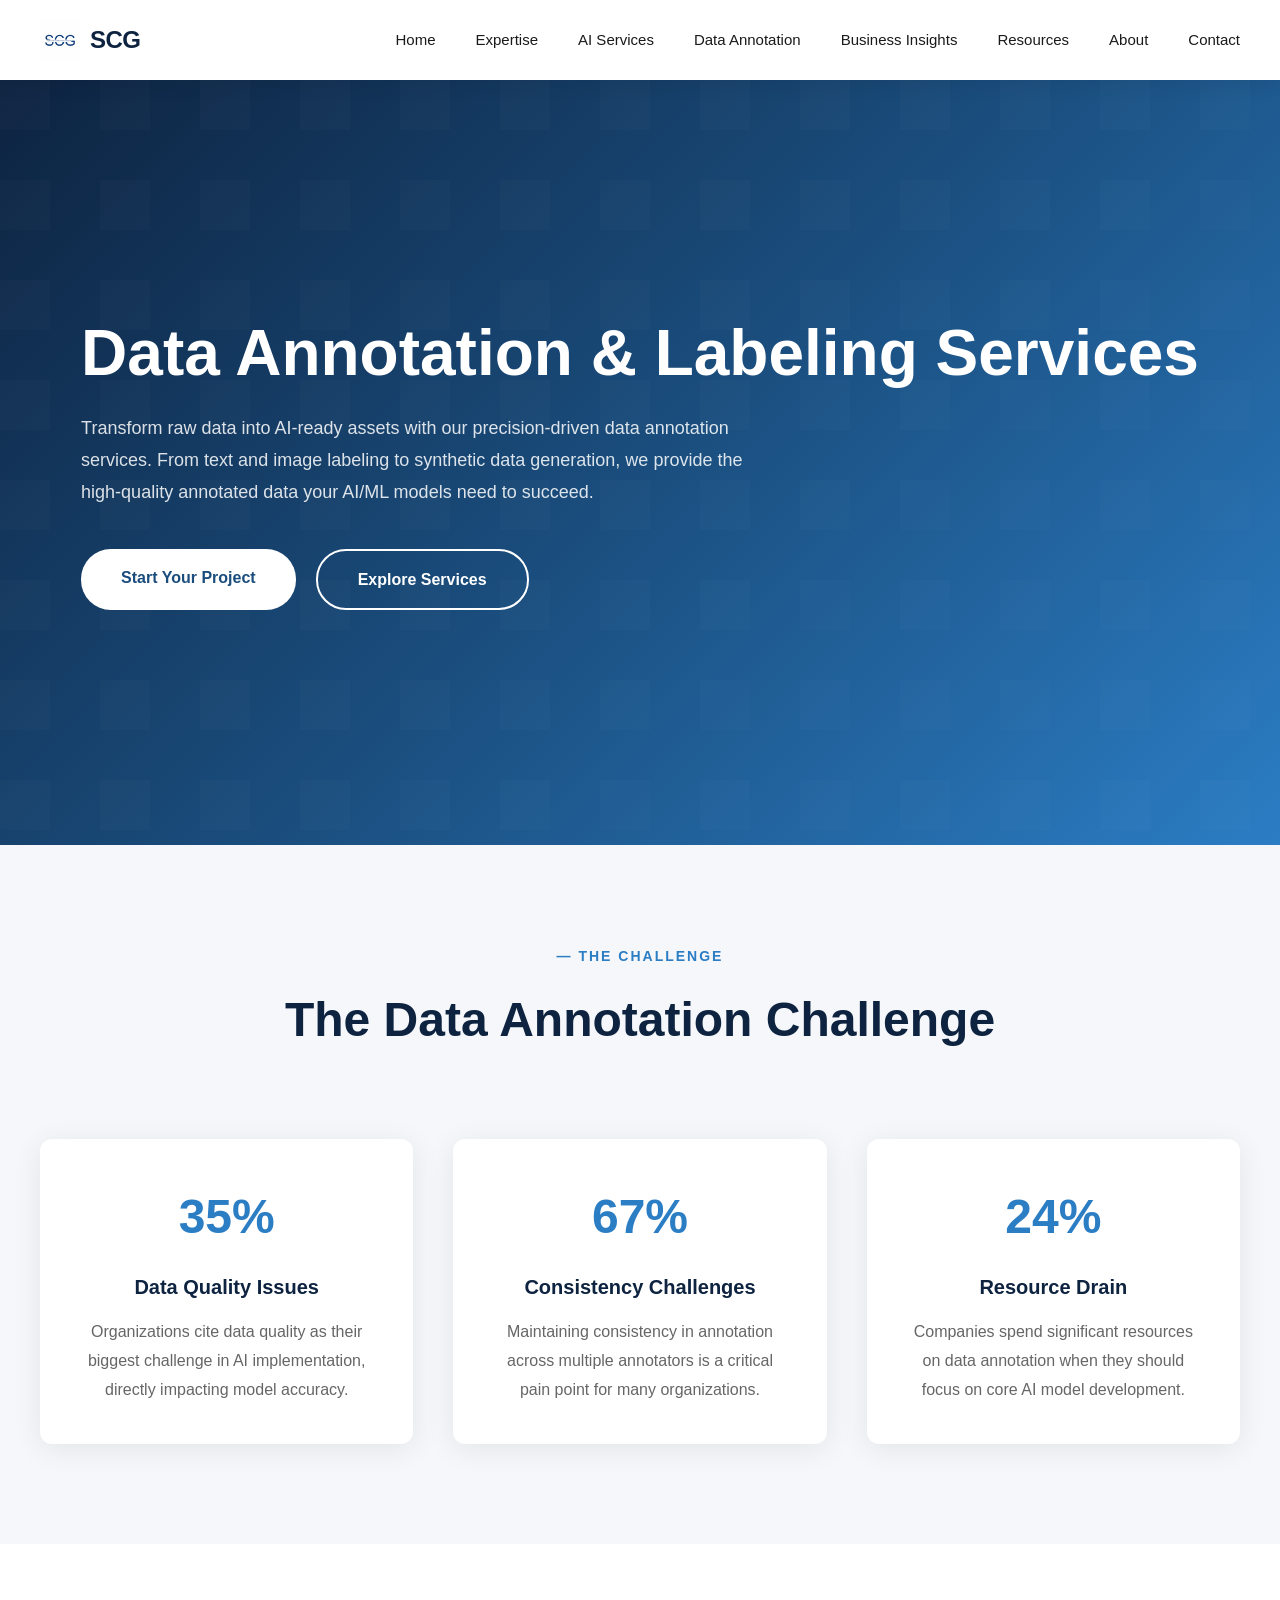
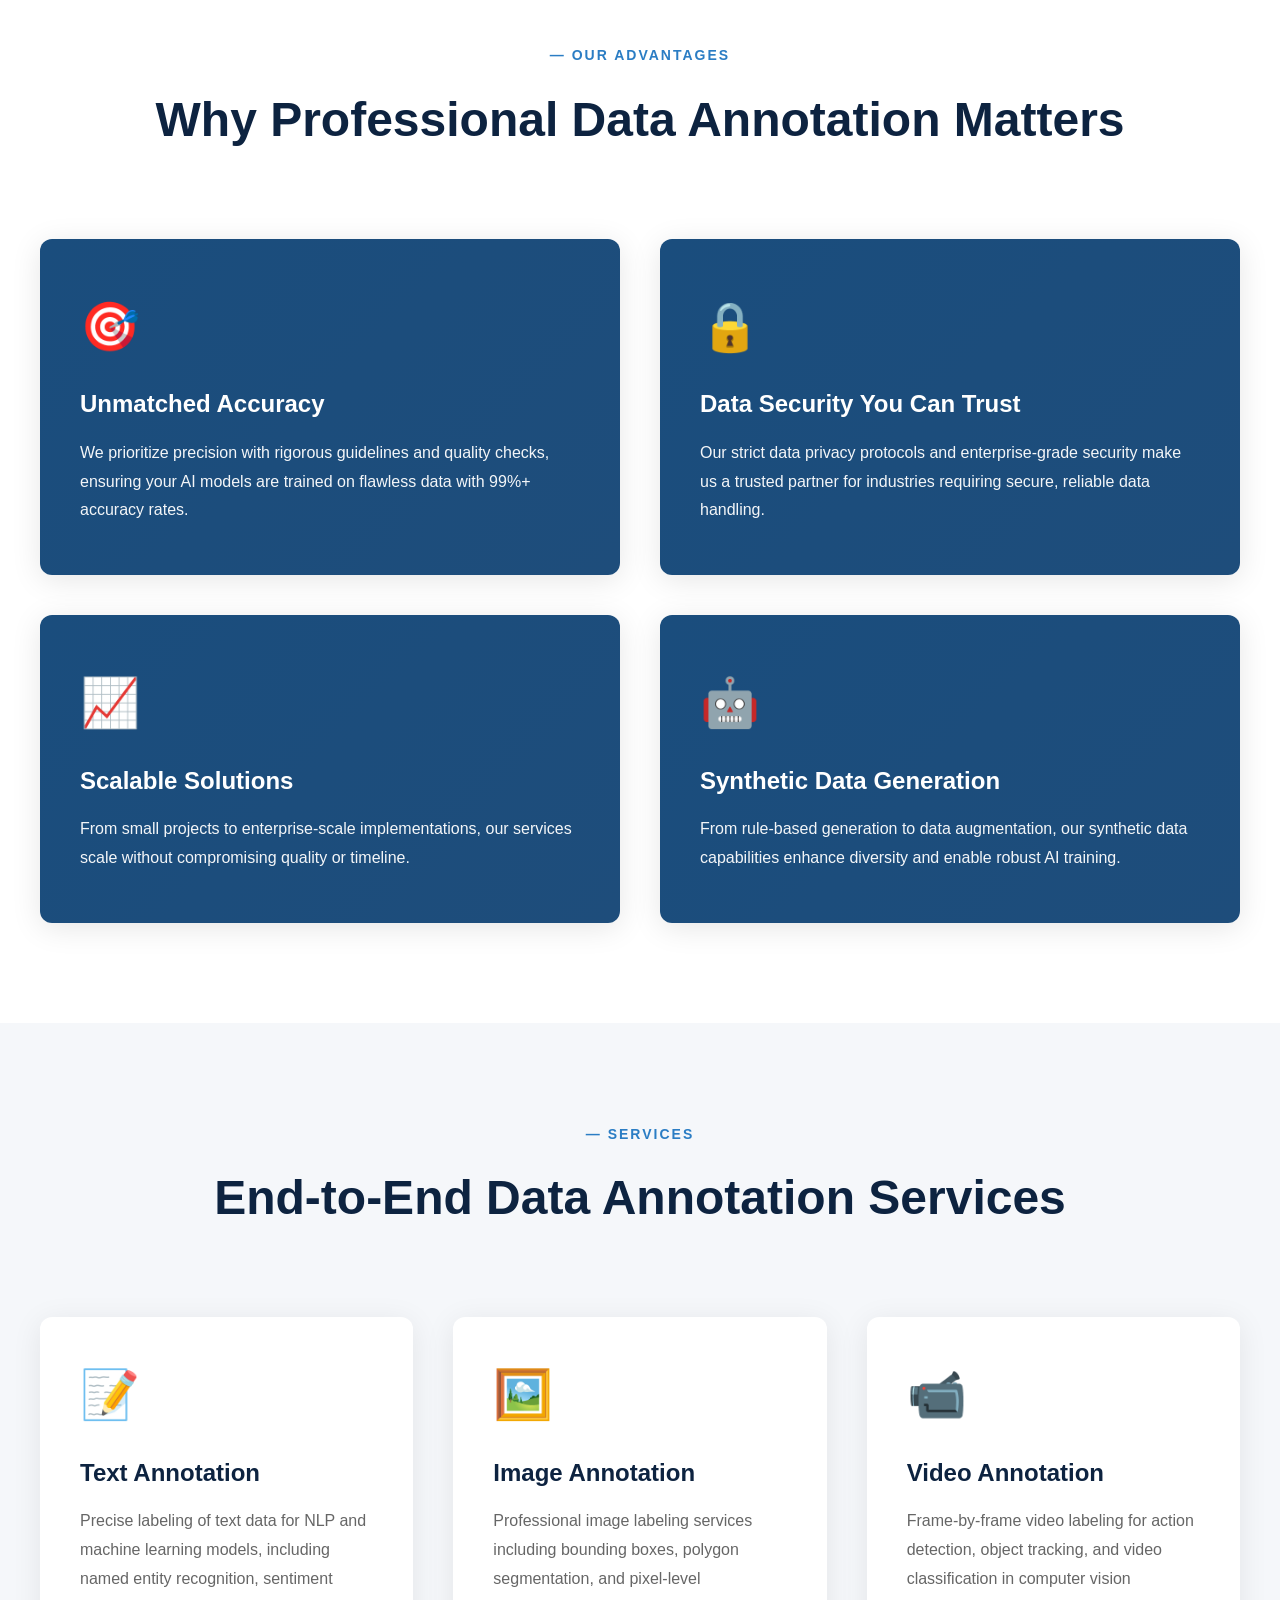
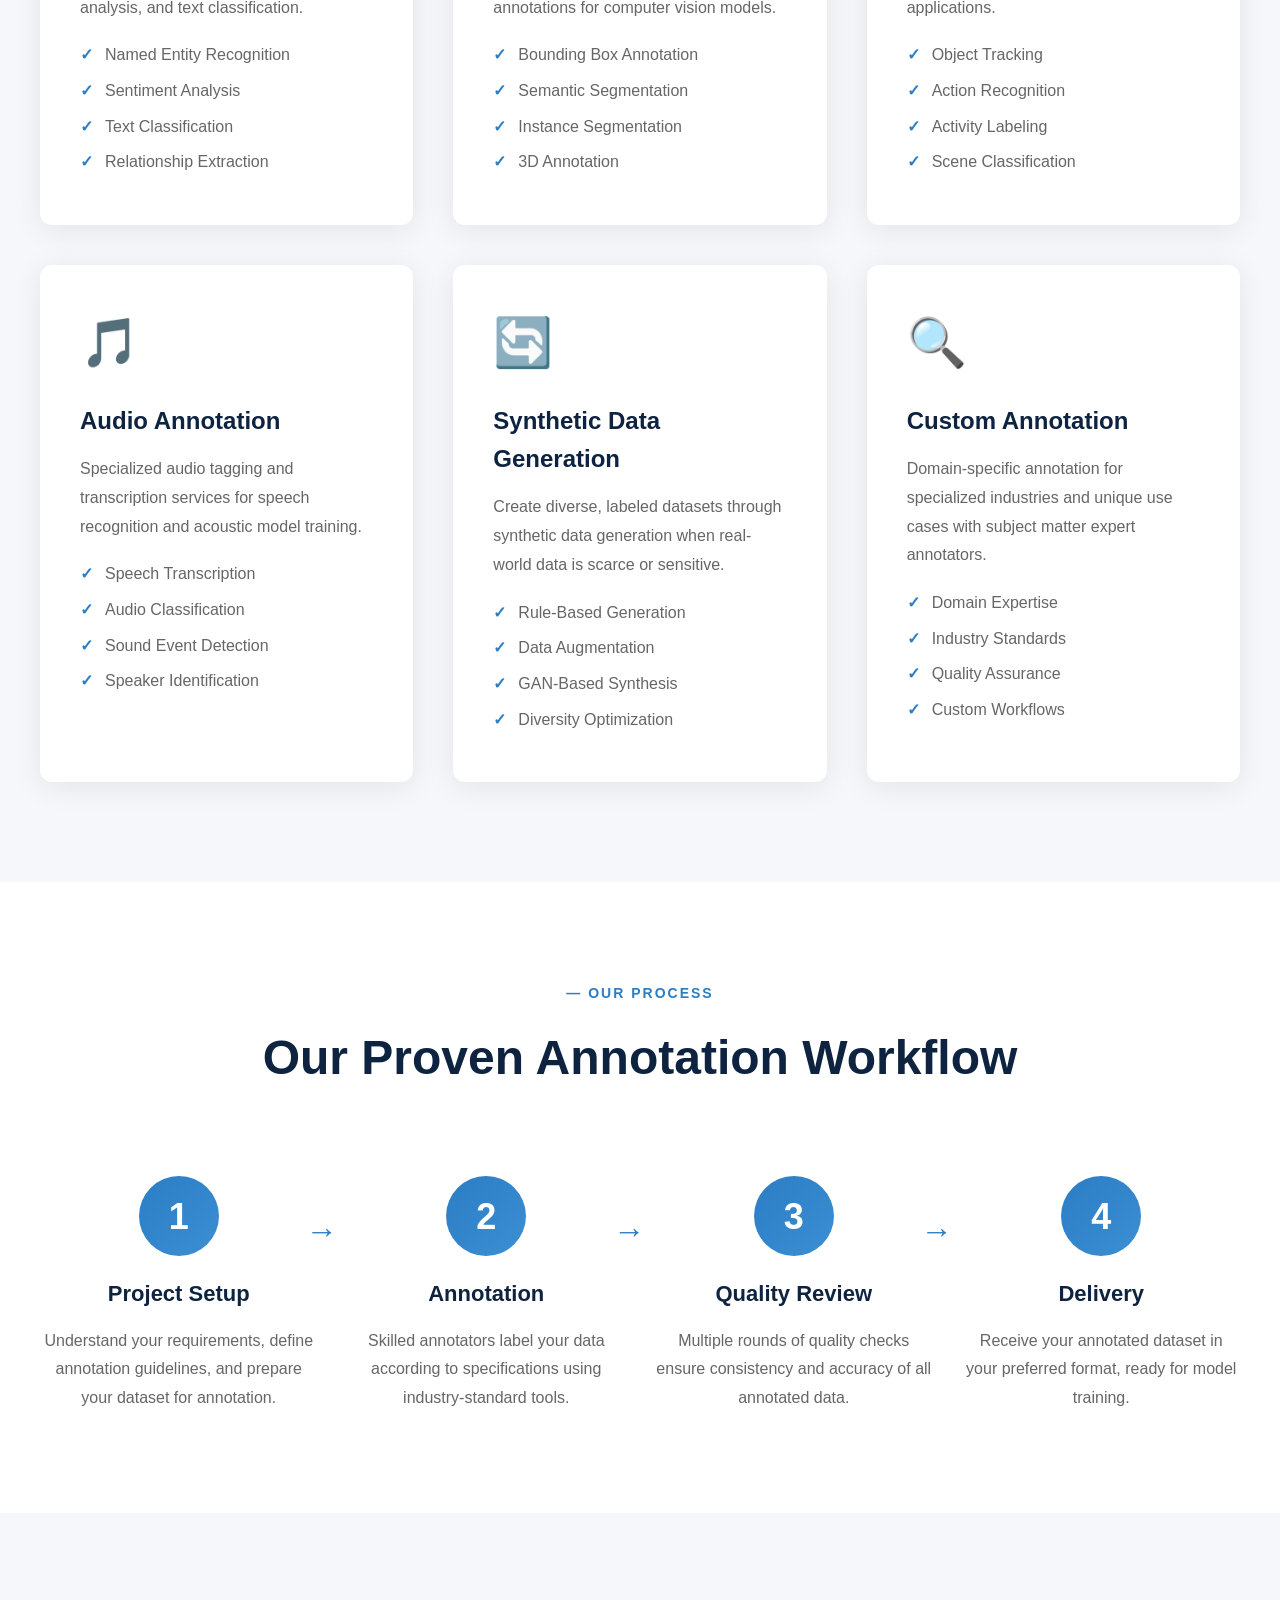
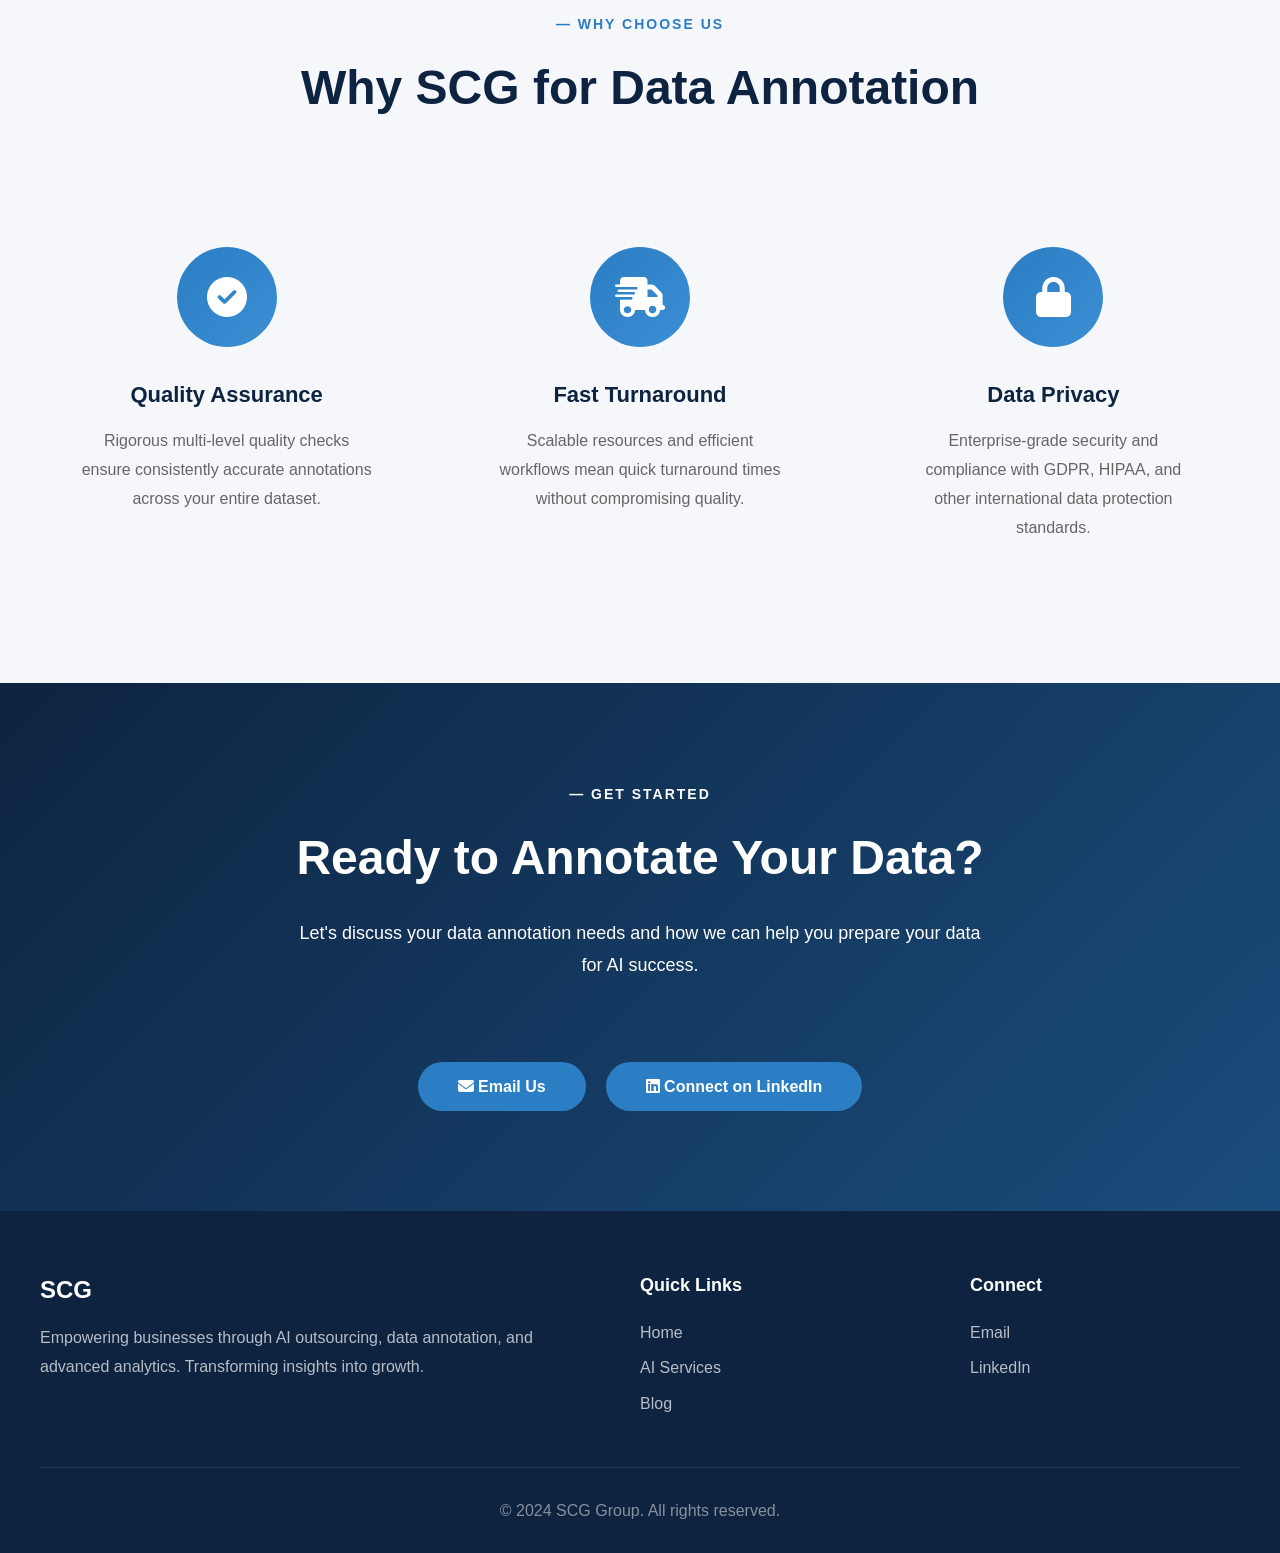
<file: data-annotation.html>
<!DOCTYPE html>
<html lang="en">
<head>
    <meta charset="UTF-8">
    <meta name="viewport" content="width=device-width, initial-scale=1.0">
    <title>Data Annotation & Labeling Services - SCG</title>
    <link rel="icon" href="assets/icon.png" type="image/png">
    <link rel="stylesheet" href="https://cdnjs.cloudflare.com/ajax/libs/font-awesome/6.4.0/css/all.min.css">
    <style>
        * {
            margin: 0;
            padding: 0;
            box-sizing: border-box;
        }

        :root {
            --primary-color: #0d2340;
            --secondary-color: #1a4d7d;
            --accent-color: #2b7dc4;
            --text-dark: #1a1a1a;
            --text-light: #666;
            --bg-light: #f5f7fa;
            --white: #ffffff;
        }

        body {
            font-family: 'Segoe UI', Tahoma, Geneva, Verdana, sans-serif;
            line-height: 1.6;
            color: var(--text-dark);
            overflow-x: hidden;
        }

        /* Navigation */
        nav {
            position: fixed;
            top: 0;
            width: 100%;
            background: rgba(255, 255, 255, 0.98);
            backdrop-filter: blur(10px);
            box-shadow: 0 2px 20px rgba(0,0,0,0.08);
            z-index: 1000;
            transition: all 0.3s ease;
        }

        nav.scrolled {
            padding: 10px 0;
            box-shadow: 0 4px 30px rgba(0,0,0,0.12);
        }

        .nav-container {
            max-width: 1400px;
            margin: 0 auto;
            padding: 20px 40px;
            display: flex;
            justify-content: space-between;
            align-items: center;
        }

        .logo {
            font-size: 24px;
            font-weight: 700;
            color: var(--primary-color);
            letter-spacing: -0.5px;
            text-decoration: none;
            display: flex;
            align-items: center;
            gap: 10px;
        }

        .logo-icon {
            width: 40px;
            height: 40px;
            display: flex;
            align-items: center;
            justify-content: center;
        }

        .logo-icon img {
            width: 100%;
            height: 100%;
            object-fit: contain;
        }

        .nav-links {
            display: flex;
            gap: 40px;
            list-style: none;
        }

        .nav-links a {
            text-decoration: none;
            color: var(--text-dark);
            font-weight: 500;
            font-size: 15px;
            transition: color 0.3s ease;
        }

        .nav-links a:hover {
            color: var(--accent-color);
        }

        /* Hero Section */
        .hero {
            margin-top: 80px;
            min-height: 85vh;
            display: flex;
            align-items: center;
            background: linear-gradient(135deg, #0d2340 0%, #1a4d7d 50%, #2b7dc4 100%);
            position: relative;
            overflow: hidden;
        }

        .hero::before {
            content: '';
            position: absolute;
            top: 0;
            left: 0;
            right: 0;
            bottom: 0;
            background: url('data:image/svg+xml,<svg width="100" height="100" xmlns="http://www.w3.org/2000/svg"><rect fill="rgba(255,255,255,0.05)" width="50" height="50"/></svg>');
            opacity: 0.3;
        }

        .hero-content {
            max-width: 1400px;
            margin: 0 auto;
            padding: 80px 40px;
            position: relative;
            z-index: 1;
        }

        .hero h1 {
            font-size: 64px;
            font-weight: 700;
            color: white;
            margin-bottom: 20px;
            line-height: 1.2;
        }

        .hero-description {
            font-size: 18px;
            color: rgba(255,255,255,0.85);
            max-width: 700px;
            margin-bottom: 40px;
            line-height: 1.8;
        }

        .hero-buttons {
            display: flex;
            gap: 20px;
            margin-top: 40px;
        }

        .btn-primary, .btn-secondary {
            padding: 16px 40px;
            border-radius: 30px;
            text-decoration: none;
            font-weight: 600;
            transition: all 0.3s ease;
            font-size: 16px;
        }

        .btn-primary {
            background: white;
            color: var(--secondary-color);
        }

        .btn-primary:hover {
            transform: translateY(-3px);
            box-shadow: 0 15px 40px rgba(255,255,255,0.3);
        }

        .btn-secondary {
            background: transparent;
            color: white;
            border: 2px solid white;
        }

        .btn-secondary:hover {
            background: white;
            color: var(--secondary-color);
        }

        /* Section Styles */
        section {
            padding: 100px 40px;
        }

        .container {
            max-width: 1400px;
            margin: 0 auto;
        }

        .section-header {
            text-align: center;
            margin-bottom: 80px;
        }

        .section-tag {
            font-size: 14px;
            color: var(--accent-color);
            font-weight: 700;
            text-transform: uppercase;
            letter-spacing: 2px;
            margin-bottom: 15px;
        }

        .section-title {
            font-size: 48px;
            font-weight: 700;
            color: var(--primary-color);
            margin-bottom: 20px;
        }

        .section-subtitle {
            font-size: 18px;
            color: var(--text-light);
            max-width: 700px;
            margin: 0 auto;
            line-height: 1.8;
        }

        /* Data Quality Section */
        .data-quality {
            background: var(--bg-light);
        }

        .stats-grid {
            display: grid;
            grid-template-columns: repeat(3, 1fr);
            gap: 40px;
            margin-top: 60px;
        }

        .stat-card {
            background: white;
            padding: 40px;
            border-radius: 12px;
            box-shadow: 0 5px 30px rgba(0,0,0,0.08);
            text-align: center;
        }

        .stat-number {
            font-size: 48px;
            font-weight: 700;
            color: var(--accent-color);
            margin-bottom: 15px;
        }

        .stat-card h3 {
            font-size: 20px;
            color: var(--primary-color);
            margin-bottom: 15px;
        }

        .stat-card p {
            color: var(--text-light);
            line-height: 1.8;
        }

        /* Benefits Section */
        .benefits {
            background: white;
        }

        .benefits-grid {
            display: grid;
            grid-template-columns: repeat(2, 1fr);
            gap: 40px;
            margin-top: 60px;
        }

        .benefit-card {
            background: linear-gradient(135deg, var(--secondary-color), #1e4d7b);
            color: white;
            padding: 50px 40px;
            border-radius: 12px;
            box-shadow: 0 5px 30px rgba(0,0,0,0.1);
            transition: all 0.3s ease;
        }

        .benefit-card:hover {
            transform: translateY(-10px);
            box-shadow: 0 15px 50px rgba(0,0,0,0.15);
        }

        .benefit-icon {
            font-size: 48px;
            margin-bottom: 20px;
        }

        .benefit-card h3 {
            font-size: 24px;
            margin-bottom: 15px;
        }

        .benefit-card p {
            font-size: 16px;
            line-height: 1.8;
            opacity: 0.95;
        }

        /* Services Section */
        .annotation-types {
            background: var(--bg-light);
        }

        .types-grid {
            display: grid;
            grid-template-columns: repeat(3, 1fr);
            gap: 40px;
            margin-top: 60px;
        }

        .type-card {
            background: white;
            padding: 40px;
            border-radius: 12px;
            box-shadow: 0 5px 30px rgba(0,0,0,0.08);
            transition: all 0.3s ease;
        }

        .type-card:hover {
            transform: translateY(-10px);
            box-shadow: 0 15px 50px rgba(0,0,0,0.15);
        }

        .type-icon {
            font-size: 48px;
            margin-bottom: 20px;
        }

        .type-card h3 {
            font-size: 24px;
            color: var(--primary-color);
            margin-bottom: 15px;
        }

        .type-card p {
            color: var(--text-light);
            line-height: 1.8;
            margin-bottom: 20px;
        }

        .type-features {
            list-style: none;
            color: var(--text-light);
        }

        .type-features li {
            padding-left: 25px;
            margin-bottom: 10px;
            position: relative;
        }

        .type-features li::before {
            content: '✓';
            position: absolute;
            left: 0;
            color: var(--accent-color);
            font-weight: bold;
        }

        /* Process Section */
        .process {
            background: white;
        }

        .process-steps {
            display: grid;
            grid-template-columns: repeat(4, 1fr);
            gap: 30px;
            margin-top: 60px;
        }

        .process-step {
            text-align: center;
            position: relative;
        }

        .step-number {
            width: 80px;
            height: 80px;
            background: linear-gradient(135deg, var(--accent-color), #3d8fd4);
            color: white;
            border-radius: 50%;
            display: flex;
            align-items: center;
            justify-content: center;
            margin: 0 auto 20px;
            font-size: 36px;
            font-weight: 700;
        }

        .process-step h3 {
            font-size: 22px;
            color: var(--primary-color);
            margin-bottom: 15px;
        }

        .process-step p {
            color: var(--text-light);
            line-height: 1.8;
        }

        .process-step::after {
            content: '→';
            position: absolute;
            right: -20px;
            top: 30px;
            font-size: 32px;
            color: var(--accent-color);
        }

        .process-step:last-child::after {
            display: none;
        }

        /* Why Choose Us */
        .why-choose {
            background: var(--bg-light);
        }

        .why-grid {
            display: grid;
            grid-template-columns: repeat(3, 1fr);
            gap: 40px;
            margin-top: 60px;
        }

        .why-card {
            text-align: center;
            padding: 40px;
        }

        .why-icon {
            width: 100px;
            height: 100px;
            background: linear-gradient(135deg, var(--accent-color), #3d8fd4);
            border-radius: 50%;
            display: flex;
            align-items: center;
            justify-content: center;
            margin: 0 auto 30px;
            font-size: 40px;
            color: white;
        }

        .why-card h4 {
            font-size: 22px;
            margin-bottom: 15px;
            color: var(--primary-color);
        }

        .why-card p {
            color: var(--text-light);
            line-height: 1.8;
        }

        /* Contact Section */
        .contact {
            background: linear-gradient(135deg, var(--primary-color) 0%, var(--secondary-color) 100%);
            color: white;
        }

        .contact .section-title,
        .contact .section-subtitle,
        .contact .section-tag {
            color: white;
        }

        .contact-buttons {
            display: flex;
            gap: 20px;
            justify-content: center;
            margin-top: 40px;
            flex-wrap: wrap;
        }

        .cta-button {
            background: var(--accent-color);
            color: white;
            padding: 12px 40px;
            border-radius: 30px;
            text-decoration: none;
            font-weight: 600;
            transition: all 0.3s ease;
            display: inline-block;
        }

        .cta-button:hover {
            transform: translateY(-2px);
            box-shadow: 0 10px 30px rgba(43, 125, 196, 0.3);
        }

        /* Footer */
        footer {
            background: var(--primary-color);
            color: white;
            padding: 60px 40px 30px;
        }

        .footer-content {
            max-width: 1400px;
            margin: 0 auto;
            display: grid;
            grid-template-columns: 2fr 1fr 1fr;
            gap: 60px;
            margin-bottom: 40px;
        }

        .footer-about h3 {
            font-size: 24px;
            margin-bottom: 15px;
        }

        .footer-about p {
            color: rgba(255,255,255,0.7);
            line-height: 1.8;
        }

        .footer-links h4 {
            font-size: 18px;
            margin-bottom: 20px;
        }

        .footer-links ul {
            list-style: none;
        }

        .footer-links a {
            color: rgba(255,255,255,0.7);
            text-decoration: none;
            display: block;
            margin-bottom: 10px;
            transition: color 0.3s ease;
        }

        .footer-links a:hover {
            color: white;
        }

        .footer-bottom {
            max-width: 1400px;
            margin: 0 auto;
            padding-top: 30px;
            border-top: 1px solid rgba(255,255,255,0.1);
            text-align: center;
            color: rgba(255,255,255,0.5);
        }

        @media (max-width: 968px) {
            .hero h1 {
                font-size: 42px;
            }

            .stats-grid,
            .benefits-grid,
            .types-grid,
            .why-grid {
                grid-template-columns: 1fr;
            }

            .process-steps {
                grid-template-columns: 1fr;
            }

            .process-step::after {
                transform: rotate(90deg);
                right: auto;
                bottom: -20px;
                top: auto;
            }

            .footer-content {
                grid-template-columns: 1fr;
            }

            .section-title {
                font-size: 36px;
            }
        }
    </style>
</head>
<body>
    <nav id="navbar">
        <div class="nav-container">
            <a href="index.html" class="logo">
                <div class="logo-icon">
                    <img src="assets/icon.png" alt="SCG Logo">
                </div>
                <span>SCG</span>
            </a>
            <ul class="nav-links">
                <li><a href="index.html">Home</a></li>
                <li><a href="index.html#expertise">Expertise</a></li>
                <li><a href="ai-outsourcing.html">AI Services</a></li>
                <li><a href="data-annotation.html">Data Annotation</a></li>
                <li><a href="business-insights.html">Business Insights</a></li>
                <li><a href="index.html#resources">Resources</a></li>
                <li><a href="index.html#about">About</a></li>
                <li><a href="index.html#contact">Contact</a></li>
            </ul>
        </div>
    </nav>

    <section class="hero">
        <div class="hero-content">
            <h1>Data Annotation & Labeling Services</h1>
            <p class="hero-description">Transform raw data into AI-ready assets with our precision-driven data annotation services. From text and image labeling to synthetic data generation, we provide the high-quality annotated data your AI/ML models need to succeed.</p>
            
            <div class="hero-buttons">
                <a href="#contact" class="btn-primary">Start Your Project</a>
                <a href="#services" class="btn-secondary">Explore Services</a>
            </div>
        </div>
    </section>

    <!-- Data Quality Section -->
    <section class="data-quality">
        <div class="container">
            <div class="section-header">
                <div class="section-tag">— THE CHALLENGE</div>
                <h2 class="section-title">The Data Annotation Challenge</h2>
            </div>

            <div class="stats-grid">
                <div class="stat-card">
                    <div class="stat-number">35%</div>
                    <h3>Data Quality Issues</h3>
                    <p>Organizations cite data quality as their biggest challenge in AI implementation, directly impacting model accuracy.</p>
                </div>
                <div class="stat-card">
                    <div class="stat-number">67%</div>
                    <h3>Consistency Challenges</h3>
                    <p>Maintaining consistency in annotation across multiple annotators is a critical pain point for many organizations.</p>
                </div>
                <div class="stat-card">
                    <div class="stat-number">24%</div>
                    <h3>Resource Drain</h3>
                    <p>Companies spend significant resources on data annotation when they should focus on core AI model development.</p>
                </div>
            </div>
        </div>
    </section>

    <!-- Benefits Section -->
    <section class="benefits">
        <div class="container">
            <div class="section-header">
                <div class="section-tag">— OUR ADVANTAGES</div>
                <h2 class="section-title">Why Professional Data Annotation Matters</h2>
            </div>

            <div class="benefits-grid">
                <div class="benefit-card">
                    <div class="benefit-icon">🎯</div>
                    <h3>Unmatched Accuracy</h3>
                    <p>We prioritize precision with rigorous guidelines and quality checks, ensuring your AI models are trained on flawless data with 99%+ accuracy rates.</p>
                </div>
                <div class="benefit-card">
                    <div class="benefit-icon">🔒</div>
                    <h3>Data Security You Can Trust</h3>
                    <p>Our strict data privacy protocols and enterprise-grade security make us a trusted partner for industries requiring secure, reliable data handling.</p>
                </div>
                <div class="benefit-card">
                    <div class="benefit-icon">📈</div>
                    <h3>Scalable Solutions</h3>
                    <p>From small projects to enterprise-scale implementations, our services scale without compromising quality or timeline.</p>
                </div>
                <div class="benefit-card">
                    <div class="benefit-icon">🤖</div>
                    <h3>Synthetic Data Generation</h3>
                    <p>From rule-based generation to data augmentation, our synthetic data capabilities enhance diversity and enable robust AI training.</p>
                </div>
            </div>
        </div>
    </section>

    <!-- Annotation Types Section -->
    <section class="annotation-types" id="services">
        <div class="container">
            <div class="section-header">
                <div class="section-tag">— SERVICES</div>
                <h2 class="section-title">End-to-End Data Annotation Services</h2>
            </div>

            <div class="types-grid">
                <div class="type-card">
                    <div class="type-icon">📝</div>
                    <h3>Text Annotation</h3>
                    <p>Precise labeling of text data for NLP and machine learning models, including named entity recognition, sentiment analysis, and text classification.</p>
                    <ul class="type-features">
                        <li>Named Entity Recognition</li>
                        <li>Sentiment Analysis</li>
                        <li>Text Classification</li>
                        <li>Relationship Extraction</li>
                    </ul>
                </div>

                <div class="type-card">
                    <div class="type-icon">🖼️</div>
                    <h3>Image Annotation</h3>
                    <p>Professional image labeling services including bounding boxes, polygon segmentation, and pixel-level annotations for computer vision models.</p>
                    <ul class="type-features">
                        <li>Bounding Box Annotation</li>
                        <li>Semantic Segmentation</li>
                        <li>Instance Segmentation</li>
                        <li>3D Annotation</li>
                    </ul>
                </div>

                <div class="type-card">
                    <div class="type-icon">📹</div>
                    <h3>Video Annotation</h3>
                    <p>Frame-by-frame video labeling for action detection, object tracking, and video classification in computer vision applications.</p>
                    <ul class="type-features">
                        <li>Object Tracking</li>
                        <li>Action Recognition</li>
                        <li>Activity Labeling</li>
                        <li>Scene Classification</li>
                    </ul>
                </div>

                <div class="type-card">
                    <div class="type-icon">🎵</div>
                    <h3>Audio Annotation</h3>
                    <p>Specialized audio tagging and transcription services for speech recognition and acoustic model training.</p>
                    <ul class="type-features">
                        <li>Speech Transcription</li>
                        <li>Audio Classification</li>
                        <li>Sound Event Detection</li>
                        <li>Speaker Identification</li>
                    </ul>
                </div>

                <div class="type-card">
                    <div class="type-icon">🔄</div>
                    <h3>Synthetic Data Generation</h3>
                    <p>Create diverse, labeled datasets through synthetic data generation when real-world data is scarce or sensitive.</p>
                    <ul class="type-features">
                        <li>Rule-Based Generation</li>
                        <li>Data Augmentation</li>
                        <li>GAN-Based Synthesis</li>
                        <li>Diversity Optimization</li>
                    </ul>
                </div>

                <div class="type-card">
                    <div class="type-icon">🔍</div>
                    <h3>Custom Annotation</h3>
                    <p>Domain-specific annotation for specialized industries and unique use cases with subject matter expert annotators.</p>
                    <ul class="type-features">
                        <li>Domain Expertise</li>
                        <li>Industry Standards</li>
                        <li>Quality Assurance</li>
                        <li>Custom Workflows</li>
                    </ul>
                </div>
            </div>
        </div>
    </section>

    <!-- Process Section -->
    <section class="process">
        <div class="container">
            <div class="section-header">
                <div class="section-tag">— OUR PROCESS</div>
                <h2 class="section-title">Our Proven Annotation Workflow</h2>
            </div>

            <div class="process-steps">
                <div class="process-step">
                    <div class="step-number">1</div>
                    <h3>Project Setup</h3>
                    <p>Understand your requirements, define annotation guidelines, and prepare your dataset for annotation.</p>
                </div>
                <div class="process-step">
                    <div class="step-number">2</div>
                    <h3>Annotation</h3>
                    <p>Skilled annotators label your data according to specifications using industry-standard tools.</p>
                </div>
                <div class="process-step">
                    <div class="step-number">3</div>
                    <h3>Quality Review</h3>
                    <p>Multiple rounds of quality checks ensure consistency and accuracy of all annotated data.</p>
                </div>
                <div class="process-step">
                    <div class="step-number">4</div>
                    <h3>Delivery</h3>
                    <p>Receive your annotated dataset in your preferred format, ready for model training.</p>
                </div>
            </div>
        </div>
    </section>

    <!-- Why Choose Us -->
    <section class="why-choose">
        <div class="container">
            <div class="section-header">
                <div class="section-tag">— WHY CHOOSE US</div>
                <h2 class="section-title">Why SCG for Data Annotation</h2>
            </div>

            <div class="why-grid">
                <div class="why-card">
                    <div class="why-icon"><i class="fas fa-check-circle"></i></div>
                    <h4>Quality Assurance</h4>
                    <p>Rigorous multi-level quality checks ensure consistently accurate annotations across your entire dataset.</p>
                </div>

                <div class="why-card">
                    <div class="why-icon"><i class="fas fa-shipping-fast"></i></div>
                    <h4>Fast Turnaround</h4>
                    <p>Scalable resources and efficient workflows mean quick turnaround times without compromising quality.</p>
                </div>

                <div class="why-card">
                    <div class="why-icon"><i class="fas fa-lock"></i></div>
                    <h4>Data Privacy</h4>
                    <p>Enterprise-grade security and compliance with GDPR, HIPAA, and other international data protection standards.</p>
                </div>
            </div>
        </div>
    </section>

    <!-- Contact Section -->
    <section class="contact" id="contact">
        <div class="container">
            <div class="section-header">
                <div class="section-tag">— GET STARTED</div>
                <h2 class="section-title">Ready to Annotate Your Data?</h2>
                <p class="section-subtitle">Let's discuss your data annotation needs and how we can help you prepare your data for AI success.</p>
            </div>

            <div class="contact-buttons">
                <a href="mailto:shoolinconsulting@gmail.com" class="cta-button">
                    <i class="fas fa-envelope"></i> Email Us
                </a>
                <a href="https://www.linkedin.com/company/shoolin-consulting-group" target="_blank" class="cta-button">
                    <i class="fab fa-linkedin"></i> Connect on LinkedIn
                </a>
            </div>
        </div>
    </section>

    <footer>
        <div class="footer-content">
            <div class="footer-about">
                <h3>SCG</h3>
                <p>Empowering businesses through AI outsourcing, data annotation, and advanced analytics. Transforming insights into growth.</p>
            </div>
            <div class="footer-links">
                <h4>Quick Links</h4>
                <ul>
                    <li><a href="index.html">Home</a></li>
                    <li><a href="ai-outsourcing.html">AI Services</a></li>
                    <li><a href="blog-data-annotation.html">Blog</a></li>
                </ul>
            </div>
            <div class="footer-links">
                <h4>Connect</h4>
                <ul>
                    <li><a href="mailto:shoolinconsulting@gmail.com">Email</a></li>
                    <li><a href="https://www.linkedin.com/company/shoolin-consulting-group" target="_blank">LinkedIn</a></li>
                </ul>
            </div>
        </div>
        <div class="footer-bottom">
            <p>© 2024 SCG Group. All rights reserved.</p>
        </div>
    </footer>

    <script>
        // Navbar scroll effect
        window.addEventListener('scroll', () => {
            const navbar = document.getElementById('navbar');
            if (window.scrollY > 50) {
                navbar.classList.add('scrolled');
            } else {
                navbar.classList.remove('scrolled');
            }
        });

        // Smooth scrolling
        document.querySelectorAll('a[href^="#"]').forEach(anchor => {
            anchor.addEventListener('click', function (e) {
                e.preventDefault();
                const target = document.querySelector(this.getAttribute('href'));
                if (target) {
                    target.scrollIntoView({
                        behavior: 'smooth',
                        block: 'start'
                    });
                }
            });
        });
    </script>
</body>
</html>
</file>
